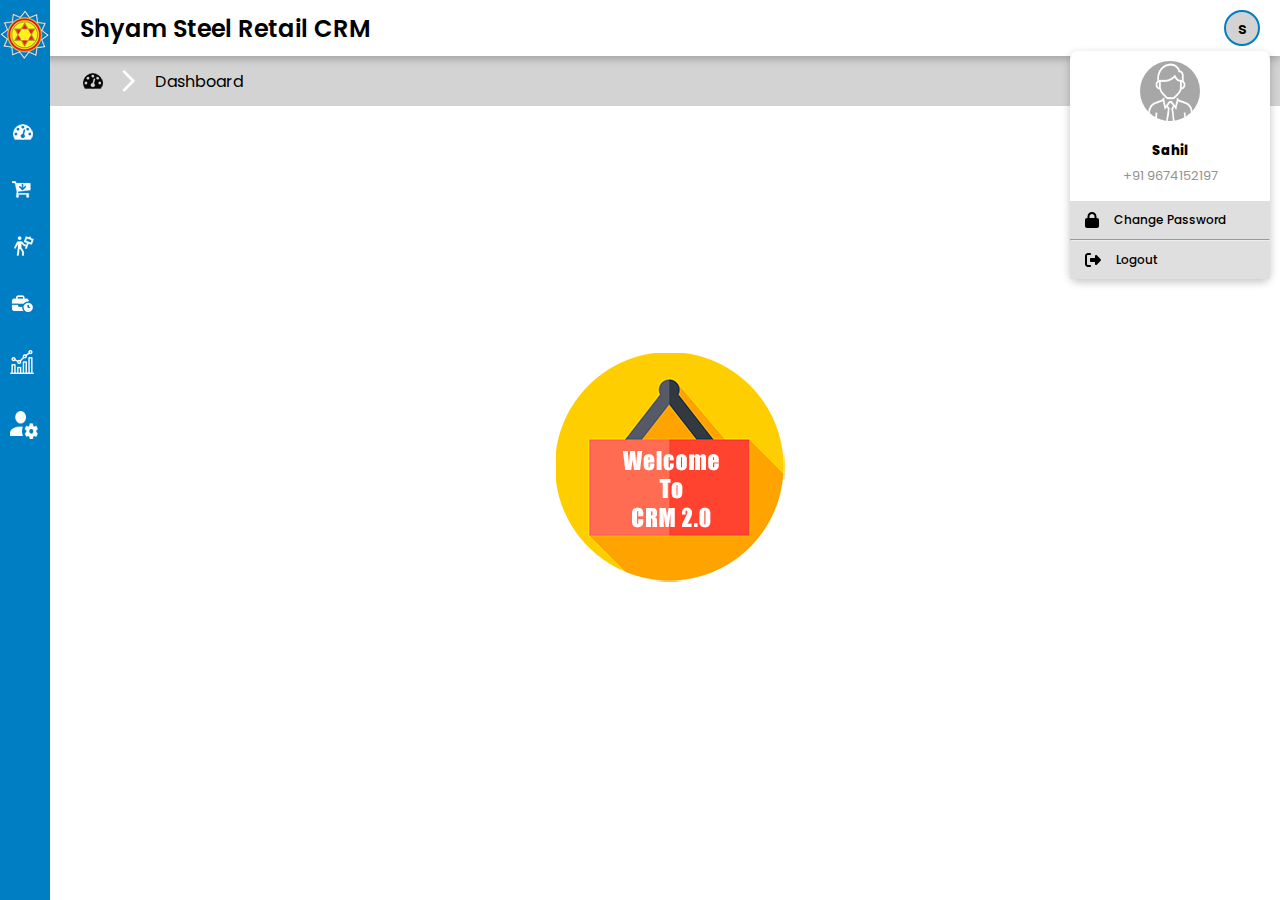
<file: dashboard/index.html>
<!DOCTYPE html>
<html lang="en">
<head>
    <meta charset="UTF-8">
    <meta name="viewport" content="width=device-width, initial-scale=1.0">
    <title>Dashboard</title>
    <link rel="stylesheet" href="style.css">
</head>
<body>
    <header>
        <div class="container flex">
            <p class="full-text">Shyam Steel Retail CRM</p>
            <p class="short-text">Retail CRM</p>
            <div class="account-circle">
                <span class="initial">s</span>
            </div>
        </div>
        <div class="aside">
            <figure>
                <img src="./assets/logo (1).png" alt="company-logo">
            </figure>
            <div class="menu-items">
                <a href="#"><img src="./assets/dashboard-white.png" alt="dashboard"></a>
                <a href="#"><img src="./assets/cart-white.png" alt="cart"></a>
                <a href="#"><img src="./assets/branding-white.png" alt="branding"></a> 
                <a href="#"><img src="./assets/scheme-white.png" alt="scheme"></a> 
                <a href="#"><img src="./assets/report_white.png" alt="report"></a> 
                <a href="#"><img src="./assets/account_white.png" alt="account" width="28px" height="28px"></a>
            </div>
        </div>
    </header>

    <div class="top-bar">
        <div class="container flex">
            <div class="left-item">
                <img src="./assets/dashboard-black.png" alt="dashboard">
                <img class="arrow" src="./assets/arrow.png" alt="arrow" width="30px" height="30px">
                <span>Dashboard</span>
            </div>
            <div class="right-item">
                <svg xmlns="http://www.w3.org/2000/svg" height="16" width="16" viewBox="0 0 512 512"><!--!Font Awesome Free 6.5.1 by @fontawesome - https://fontawesome.com License - https://fontawesome.com/license/free Copyright 2024 Fonticons, Inc.--><path d="M105.1 202.6c7.7-21.8 20.2-42.3 37.8-59.8c62.5-62.5 163.8-62.5 226.3 0L386.3 160H352c-17.7 0-32 14.3-32 32s14.3 32 32 32H463.5c0 0 0 0 0 0h.4c17.7 0 32-14.3 32-32V80c0-17.7-14.3-32-32-32s-32 14.3-32 32v35.2L414.4 97.6c-87.5-87.5-229.3-87.5-316.8 0C73.2 122 55.6 150.7 44.8 181.4c-5.9 16.7 2.9 34.9 19.5 40.8s34.9-2.9 40.8-19.5zM39 289.3c-5 1.5-9.8 4.2-13.7 8.2c-4 4-6.7 8.8-8.1 14c-.3 1.2-.6 2.5-.8 3.8c-.3 1.7-.4 3.4-.4 5.1V432c0 17.7 14.3 32 32 32s32-14.3 32-32V396.9l17.6 17.5 0 0c87.5 87.4 229.3 87.4 316.7 0c24.4-24.4 42.1-53.1 52.9-83.7c5.9-16.7-2.9-34.9-19.5-40.8s-34.9 2.9-40.8 19.5c-7.7 21.8-20.2 42.3-37.8 59.8c-62.5 62.5-163.8 62.5-226.3 0l-.1-.1L125.6 352H160c17.7 0 32-14.3 32-32s-14.3-32-32-32H48.4c-1.6 0-3.2 .1-4.8 .3s-3.1 .5-4.6 1z"/></svg>
                <svg xmlns="http://www.w3.org/2000/svg" height="16" width="14" viewBox="0 0 448 512"><!--!Font Awesome Free 6.5.1 by @fontawesome - https://fontawesome.com License - https://fontawesome.com/license/free Copyright 2024 Fonticons, Inc.--><path d="M32 32C14.3 32 0 46.3 0 64v96c0 17.7 14.3 32 32 32s32-14.3 32-32V96h64c17.7 0 32-14.3 32-32s-14.3-32-32-32H32zM64 352c0-17.7-14.3-32-32-32s-32 14.3-32 32v96c0 17.7 14.3 32 32 32h96c17.7 0 32-14.3 32-32s-14.3-32-32-32H64V352zM320 32c-17.7 0-32 14.3-32 32s14.3 32 32 32h64v64c0 17.7 14.3 32 32 32s32-14.3 32-32V64c0-17.7-14.3-32-32-32H320zM448 352c0-17.7-14.3-32-32-32s-32 14.3-32 32v64H320c-17.7 0-32 14.3-32 32s14.3 32 32 32h96c17.7 0 32-14.3 32-32V352z"/></svg>
            </div>
        </div>
    </div>

    <div class="welcome">
        <div class="container">
            <div class="img-box">
                <img src="./assets/process.png" alt="welcome">
            </div>
        </div>
    </div>

    <div class="card-box">
        <div class="card-container">
            <div class="top-content">
                <div class="img-container">
                    <img src="./assets/user-male.png" alt="user image">
                </div>
                <div class="info">
                    <p class="name">Sahil</p>
                    <p class="number">+91 9674152197</p>
                </div>
            </div>
            <div class="bottom-content">
                <div class="item">
                    <svg xmlns="http://www.w3.org/2000/svg" height="16" width="14" viewBox="0 0 448 512"><!--!Font Awesome Free 6.5.1 by @fontawesome - https://fontawesome.com License - https://fontawesome.com/license/free Copyright 2024 Fonticons, Inc.--><path d="M144 144v48H304V144c0-44.2-35.8-80-80-80s-80 35.8-80 80zM80 192V144C80 64.5 144.5 0 224 0s144 64.5 144 144v48h16c35.3 0 64 28.7 64 64V448c0 35.3-28.7 64-64 64H64c-35.3 0-64-28.7-64-64V256c0-35.3 28.7-64 64-64H80z"/></svg>
                    <p>Change Password</p>
                </div>
                <hr>
                <div class="item">
                    <svg xmlns="http://www.w3.org/2000/svg" height="16" width="16" viewBox="0 0 512 512"><!--!Font Awesome Free 6.5.1 by @fontawesome - https://fontawesome.com License - https://fontawesome.com/license/free Copyright 2024 Fonticons, Inc.--><path d="M377.9 105.9L500.7 228.7c7.2 7.2 11.3 17.1 11.3 27.3s-4.1 20.1-11.3 27.3L377.9 406.1c-6.4 6.4-15 9.9-24 9.9c-18.7 0-33.9-15.2-33.9-33.9l0-62.1-128 0c-17.7 0-32-14.3-32-32l0-64c0-17.7 14.3-32 32-32l128 0 0-62.1c0-18.7 15.2-33.9 33.9-33.9c9 0 17.6 3.6 24 9.9zM160 96L96 96c-17.7 0-32 14.3-32 32l0 256c0 17.7 14.3 32 32 32l64 0c17.7 0 32 14.3 32 32s-14.3 32-32 32l-64 0c-53 0-96-43-96-96L0 128C0 75 43 32 96 32l64 0c17.7 0 32 14.3 32 32s-14.3 32-32 32z"/></svg>
                    <p>Logout</p>
                </div>
            </div>
        </div>
    </div>

</body>
</html>
</file>
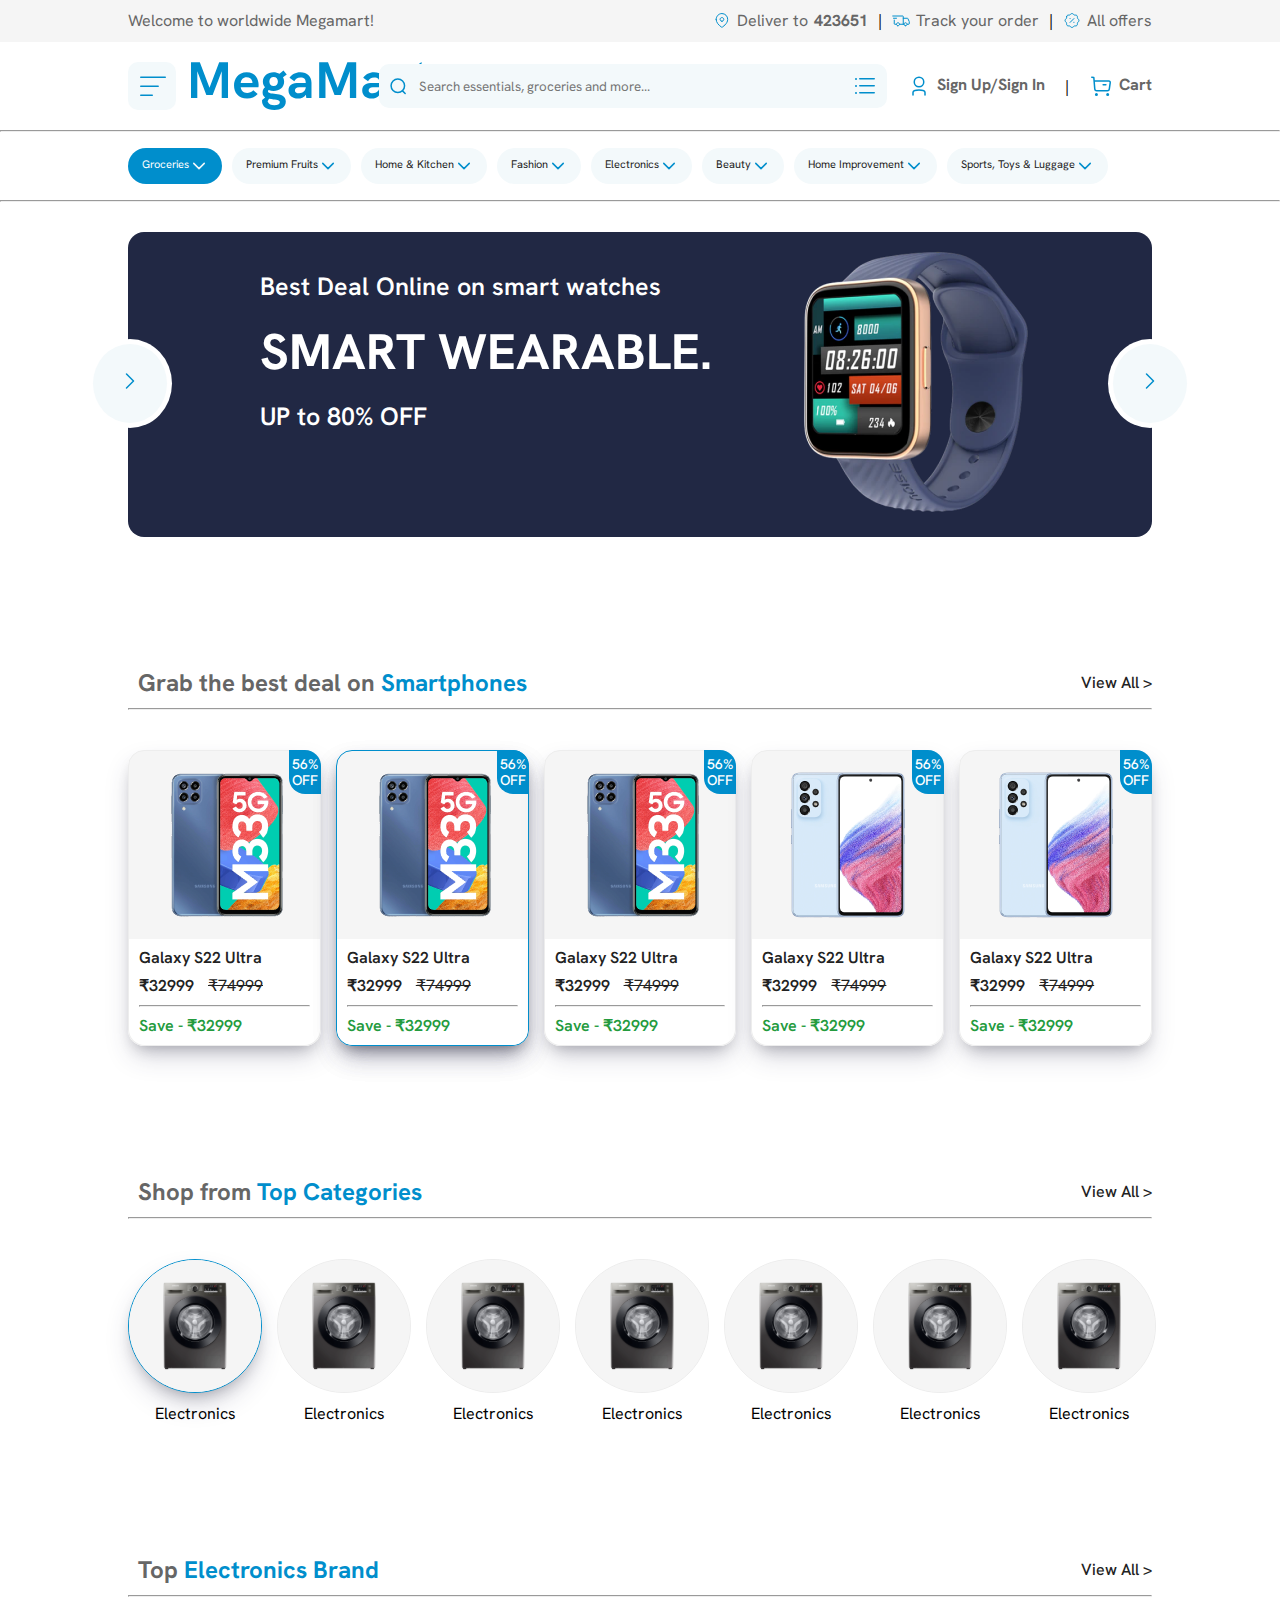
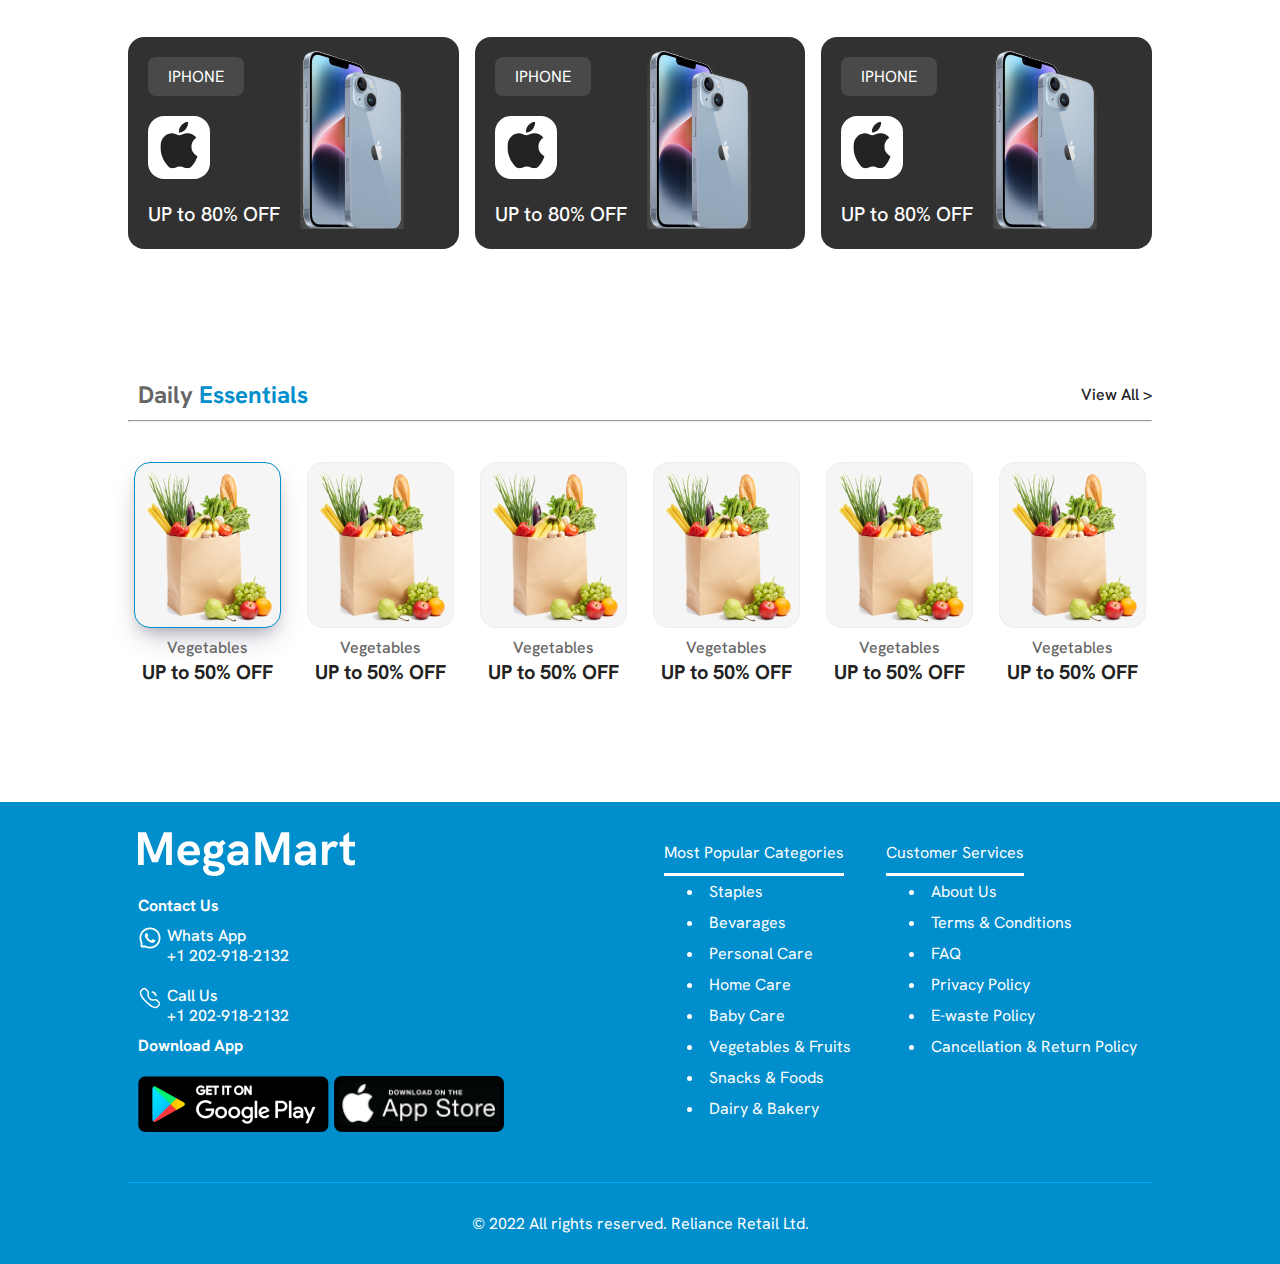
<file: Ecommerce/index.html>
<!DOCTYPE html>
<html lang="en">
<head>
    <meta charset="UTF-8">
    <meta name="viewport" content="width=device-width, initial-scale=1.0">
    <title>Ecommerce Design</title>
    <link rel="stylesheet" href="style.css">
</head>
<body>
    <header>
        <div class="top-content">
            <div class="container">
                <div class="heading">
                    Welcome to worldwide Megamart!
                </div>
                <ul>
                    <li>
                        <a href="#">
                            <img src="./assets/Location.svg" alt="location">
                            Deliver to <strong>423651</strong>
                        </a>
                    </li>
                    <li>|</li>
                    <li>
                        <a href="#">
                            <img src="./assets/iconoir_delivery-truck.svg" alt="delivery">
                            Track your order
                        </a>
                    </li>
                    <li>|</li>
                    <li>
                        <a href="#">
                            <img src="./assets/Discount.svg" alt="discount">
                            All offers
                        </a>
                    </li>
                </ul>
            </div>
        </div>
        <div class="mid-content">
            <div class="container">
                <div class="logo-container">
                    <img src="./assets/Group 2.svg">
                    <img src="./assets/MegaMart1.svg">
                </div>
                <div class="search-container">
                    <div class="search-bar">
                        <div class="search-form">
                            <img src="./assets/Search.svg">
                            <input type="text" placeholder="Search essentials, groceries and more...">
                            <img src="./assets/list.svg">
                        </div>   
                    </div>
                    <div class="signup">
                        <a href="#">
                            <img src="./assets/user.svg">
                            <strong>Sign Up/Sign In</strong>
                        </a>                     
                    </div>
                    |
                    <div class="cart">
                        <a href="#">
                            <img src="./assets/Buy.svg">
                            <strong>Cart</strong>
                        </a>                     
                    </div>
                </div>
            </div>
        </div>
        <hr>
        <nav>
            <div class="container">
                <div class="option active">
                    <span>Groceries</span>
                    <img src="./assets/Arrow - Down 2-white.svg">
                </div>
                <div class="option">
                    <span>Premium Fruits</span>
                    <img src="./assets/Arrow - Down 2-blue.svg">
                </div>
                <div class="option">
                    <span>Home & Kitchen</span>
                    <img src="./assets/Arrow - Down 2-blue.svg">
                </div>
                <div class="option">
                    <span>Fashion</span>
                    <img src="./assets/Arrow - Down 2-blue.svg">
                </div>
                <div class="option">
                    <span>Electronics</span>
                    <img src="./assets/Arrow - Down 2-blue.svg">
                </div>
                <div class="option">
                    <span>Beauty</span>
                    <img src="./assets/Arrow - Down 2-blue.svg">
                </div>
                <div class="option">
                    <span>Home Improvement</span>
                    <img src="./assets/Arrow - Down 2-blue.svg">
                </div>
                <div class="option">
                    <span>Sports, Toys & Luggage</span>
                    <img src="./assets/Arrow - Down 2-blue.svg">
                </div>
            </div>
        </nav>
        <hr>
    </header>

    <hr>

    <div class="banner">
        <div class="container">
            <div class="banner-left">
                <p class="first-line">Best Deal Online on smart watches</p>
                <p class="second-line">SMART WEARABLE.</p>
                <p class="last-line">UP to 80% OFF</p>
            </div>
            <div class="banner-right">
                <img src="./assets/image 2.png">
            </div>
            <div class="button left">
                <div class="inner-circle">
                    <img src="./assets/Arrow - Right 3.svg">
                </div>
            </div>
            <div class="button right">
                <div class="inner-circle">
                    <img src="./assets/Arrow - Right 3.svg">
                </div>
            </div>
        </div>
    </div>

    <div class="smartphones">
        <div class="container">
            <div class="top-bar">
                <div class="bar-heading">
                    Grab the best deal on <span>Smartphones</span>
                </div>
                <div class="view-all">
                    <a href="#">View All ></a>
                </div>
            </div>
            <hr>
            <div class="deals">
                <div class="parent-box">
                    <div class="deal-box">
                        <img src="./assets/image 3.2.png">
                        <div class="info">
                            <p>Galaxy S22 Ultra</p>
                            <p>₹32999 <span>₹74999</span></p>
                            <hr>
                            <p class="save">Save - ₹32999</p>
                        </div>
                    </div>
                    <div class="discount">
                        56%
                        <br>
                        OFF
                    </div>
                </div>
                <div class="parent-box">
                    <div class="deal-box active">
                        <img src="./assets/image 3.2.png">
                        <div class="info">
                            <p>Galaxy S22 Ultra</p>
                            <p>₹32999 <span>₹74999</span></p>
                            <hr>
                            <p class="save">Save - ₹32999</p>
                        </div>
                    </div>
                    <div class="discount">
                        56%
                        <br>
                        OFF
                    </div>
                </div>
                <div class="parent-box">
                    <div class="deal-box">
                        <img src="./assets/image 3.2.png">
                        <div class="info">
                            <p>Galaxy S22 Ultra</p>
                            <p>₹32999 <span>₹74999</span></p>
                            <hr>
                            <p class="save">Save - ₹32999</p>
                        </div>
                    </div>
                    <div class="discount">
                        56%
                        <br>
                        OFF
                    </div>
                </div>
                <div class="parent-box">
                    <div class="deal-box">
                        <img src="./assets/image 3.3.png">
                        <div class="info">
                            <p>Galaxy S22 Ultra</p>
                            <p>₹32999 <span>₹74999</span></p>
                            <hr>
                            <p class="save">Save - ₹32999</p>
                        </div>
                    </div>
                    <div class="discount">
                        56%
                        <br>
                        OFF
                    </div>
                </div>
                <div class="parent-box">
                    <div class="deal-box">
                        <img src="./assets/image 3.3.png">
                        <div class="info">
                            <p>Galaxy S22 Ultra</p>
                            <p>₹32999 <span>₹74999</span></p>
                            <hr>
                            <p class="save">Save - ₹32999</p>
                        </div>
                    </div>
                    <div class="discount">
                        56%
                        <br>
                        OFF
                    </div>
                </div>
            </div>
        </div>
    </div>

    <div class="categories">
        <div class="container">
            <div class="top-bar">
                <div class="bar-heading">
                    Shop from <span>Top Categories</span>
                </div>
                <div class="view-all">
                    <a href="#">View All ></a>
                </div>
            </div>
            <hr>
            <div class="types">
                <div class="container">
                    <div class="category-box active">
                        <img src="./assets/category1.svg">
                    </div>
                    <div class="caption">Electronics</div>
                </div>
                <div class="container">
                    <div class="category-box">
                        <img src="./assets/category1.svg">
                    </div>
                    <div class="caption">Electronics</div>
                </div>
                <div class="container">
                    <div class="category-box">
                        <img src="./assets/category1.svg">
                    </div>
                    <div class="caption">Electronics</div>
                </div>
                <div class="container">
                    <div class="category-box">
                        <img src="./assets/category1.svg">
                    </div>
                    <div class="caption">Electronics</div>
                </div>
                <div class="container">
                    <div class="category-box">
                        <img src="./assets/category1.svg">
                    </div>
                    <div class="caption">Electronics</div>
                </div>
                <div class="container">
                    <div class="category-box">
                        <img src="./assets/category1.svg">
                    </div>
                    <div class="caption">Electronics</div>
                </div>
                <div class="container">
                    <div class="category-box">
                        <img src="./assets/category1.svg">
                    </div>
                    <div class="caption">Electronics</div>
                </div>
            </div>
        </div>
    </div>

    <div class="brands">
        <div class="container">
            <div class="top-bar">
                <div class="bar-heading">
                    Top <span>Electronics Brand</span>
                </div>
                <div class="view-all">
                    <a href="#">View All ></a>
                </div>
            </div>
            <hr>
            <div class="brand-types">
                <div class="container">
                    <div class="container-left">
                        <div class="brand-name">IPHONE</div>
                        <div class="logo"><img src="./assets/Apple svg.svg"></div>
                        <div class="offer">UP to 80% OFF</div>
                    </div>
                    <div class="container-right">
                        <img src="./assets/iphone.png">
                    </div>
                </div>
                <div class="container">
                    <div class="container-left">
                        <div class="brand-name">IPHONE</div>
                        <div class="logo"><img src="./assets/Apple svg.svg"></div>
                        <div class="offer">UP to 80% OFF</div>
                    </div>
                    <div class="container-right">
                        <img src="./assets/iphone.png">
                    </div>
                </div>
                <div class="container">
                    <div class="container-left">
                        <div class="brand-name">IPHONE</div>
                        <div class="logo"><img src="./assets/Apple svg.svg"></div>
                        <div class="offer">UP to 80% OFF</div>
                    </div>
                    <div class="container-right">
                        <img src="./assets/iphone.png">
                    </div>
                </div>
            </div>
        </div>
    </div>

    <div class="essentials">
        <div class="container">
            <div class="top-bar">
                <div class="bar-heading">
                    Daily <span>Essentials</span>
                </div>
                <div class="view-all">
                    <a href="#">View All ></a>
                </div>
            </div>
            <hr>
            <div class="daily-essentials">
                <div class="container">
                    <div class="deal-box active">
                        <img src="./assets/essential2.png">
                    </div>
                    <div class="caption">Vegetables</div>
                    <div class="offer">UP to 50% OFF</div>
                </div>
                <div class="container">
                    <div class="deal-box">
                        <img src="./assets/essential2.png">
                    </div>
                    <div class="caption">Vegetables</div>
                    <div class="offer">UP to 50% OFF</div>
                </div>
                <div class="container">
                    <div class="deal-box">
                        <img src="./assets/essential2.png">
                    </div>
                    <div class="caption">Vegetables</div>
                    <div class="offer">UP to 50% OFF</div>
                </div>
                <div class="container">
                    <div class="deal-box">
                        <img src="./assets/essential2.png">
                    </div>
                    <div class="caption">Vegetables</div>
                    <div class="offer">UP to 50% OFF</div>
                </div>
                <div class="container">
                    <div class="deal-box">
                        <img src="./assets/essential2.png">
                    </div>
                    <div class="caption">Vegetables</div>
                    <div class="offer">UP to 50% OFF</div>
                </div>
                <div class="container">
                    <div class="deal-box">
                        <img src="./assets/essential2.png">
                    </div>
                    <div class="caption">Vegetables</div>
                    <div class="offer">UP to 50% OFF</div>
                </div>
            </div>
        </div>
    </div>


    <footer>
        <div class="bottom-content">
            <div class="container">
                <div class="left">
                    <img class="mega" src="./assets/MegaMart.svg">
                    <p><strong>Contact Us</strong></p>
                    <div class="contact">
                        <img src="./assets/ant-design_whats-app-outlined.svg">
                        <div>
                            <p>Whats App</p>
                            <p>+1 202-918-2132</p>
                        </div>
                    </div>
                    <div class="contact">
                        <img src="./assets/Call.svg">
                        <div>
                            <p>Call Us</p>
                            <p>+1 202-918-2132</p>
                        </div>
                    </div>
                    <p><strong>Download App</strong></p>
                    <div class="contact app">
                        <img src="./assets/image 10.png">
                        <img src="./assets/image 11.png">
                    </div>
                </div>
                <div class="mid">
                    <div class="label">Most Popular Categories</div>
                    <ul>
                        <li>Staples</li>
                        <li>Bevarages</li>
                        <li>Personal Care</li>
                        <li>Home Care</li>
                        <li>Baby Care</li>
                        <li>Vegetables & Fruits</li>
                        <li>Snacks & Foods</li>
                        <li>Dairy & Bakery</li>
                    </ul>
                </div>
                <div class="right">
                    <div class="label">Customer Services</div>
                    <ul>
                        <li>About Us</li>
                        <li>Terms & Conditions</li>
                        <li>FAQ</li>
                        <li>Privacy Policy</li>
                        <li>E-waste Policy</li>
                        <li>Cancellation & Return Policy</li>
                    </ul>
                </div>
            </div>
            <div class="copyright">
                &copy; 2022 All rights reserved. Reliance Retail Ltd.
            </div>
        </div>
    </footer>  
</body>
</html>
</file>
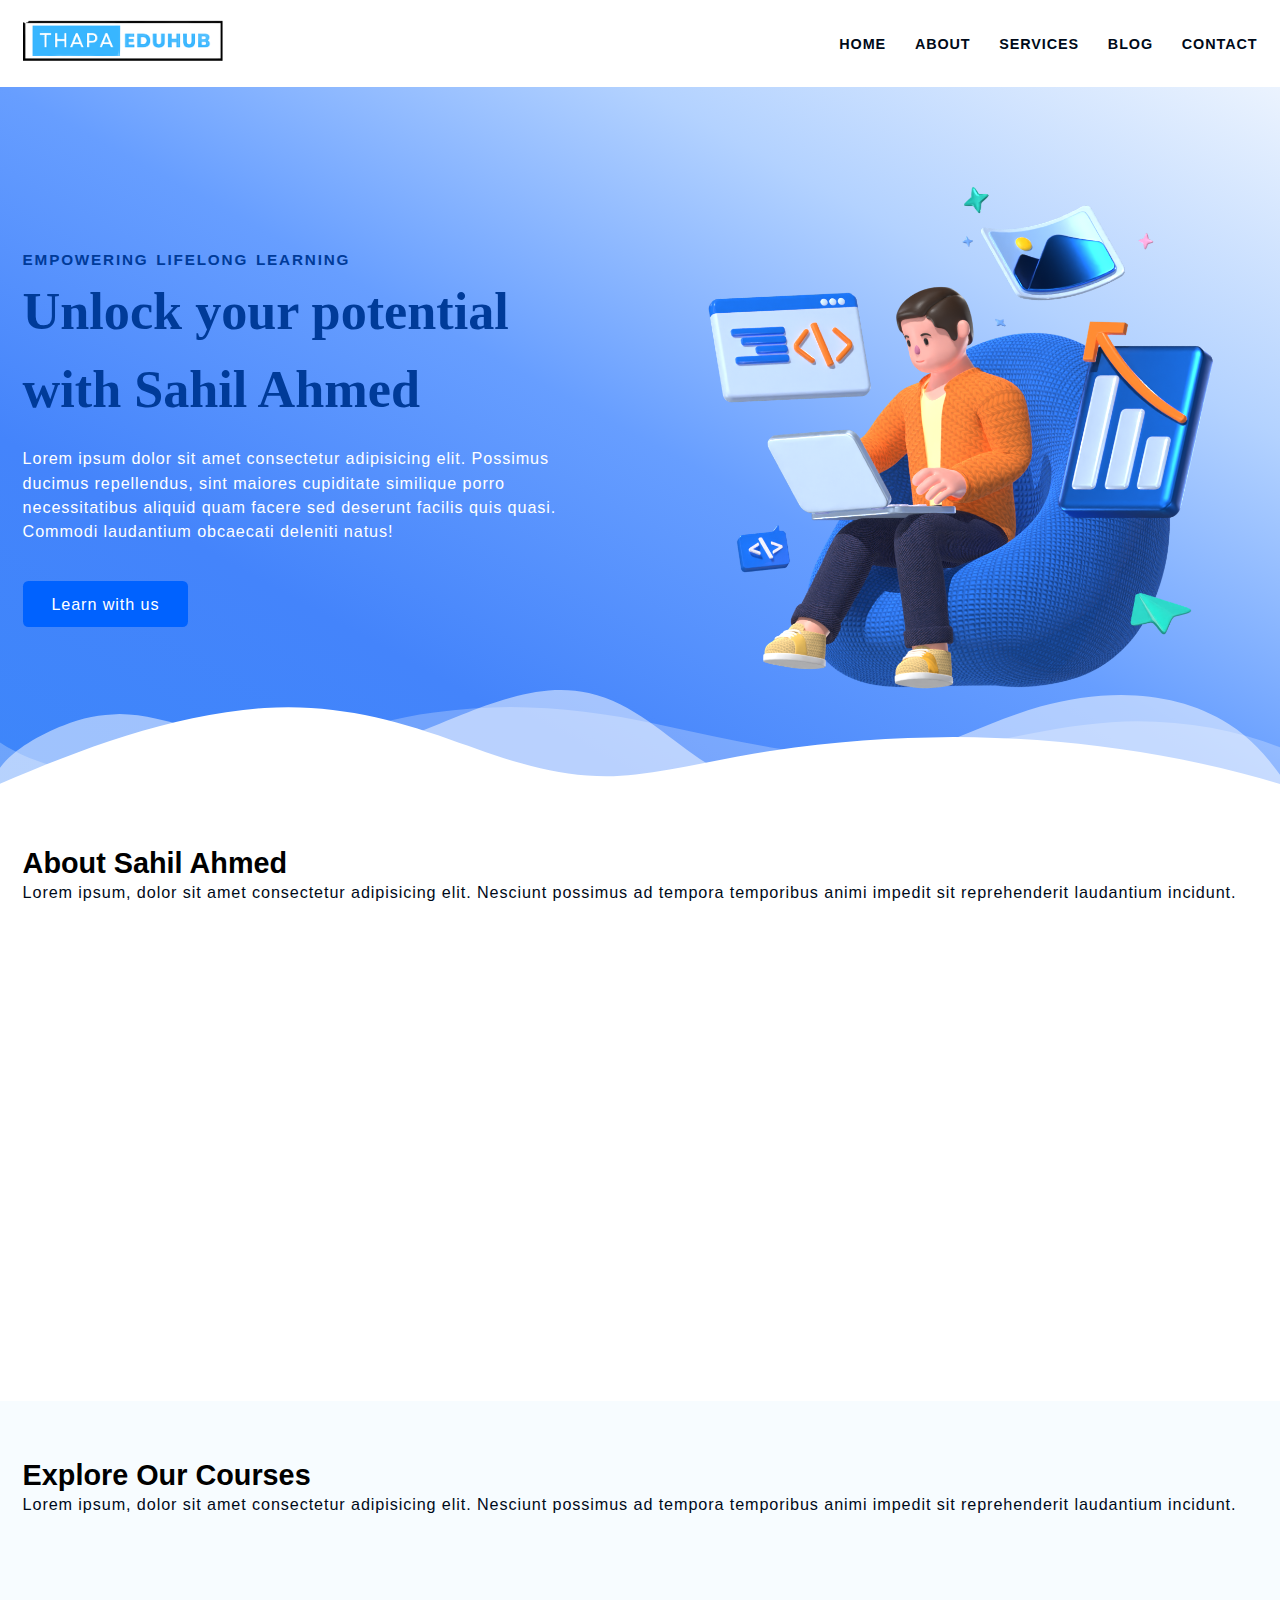
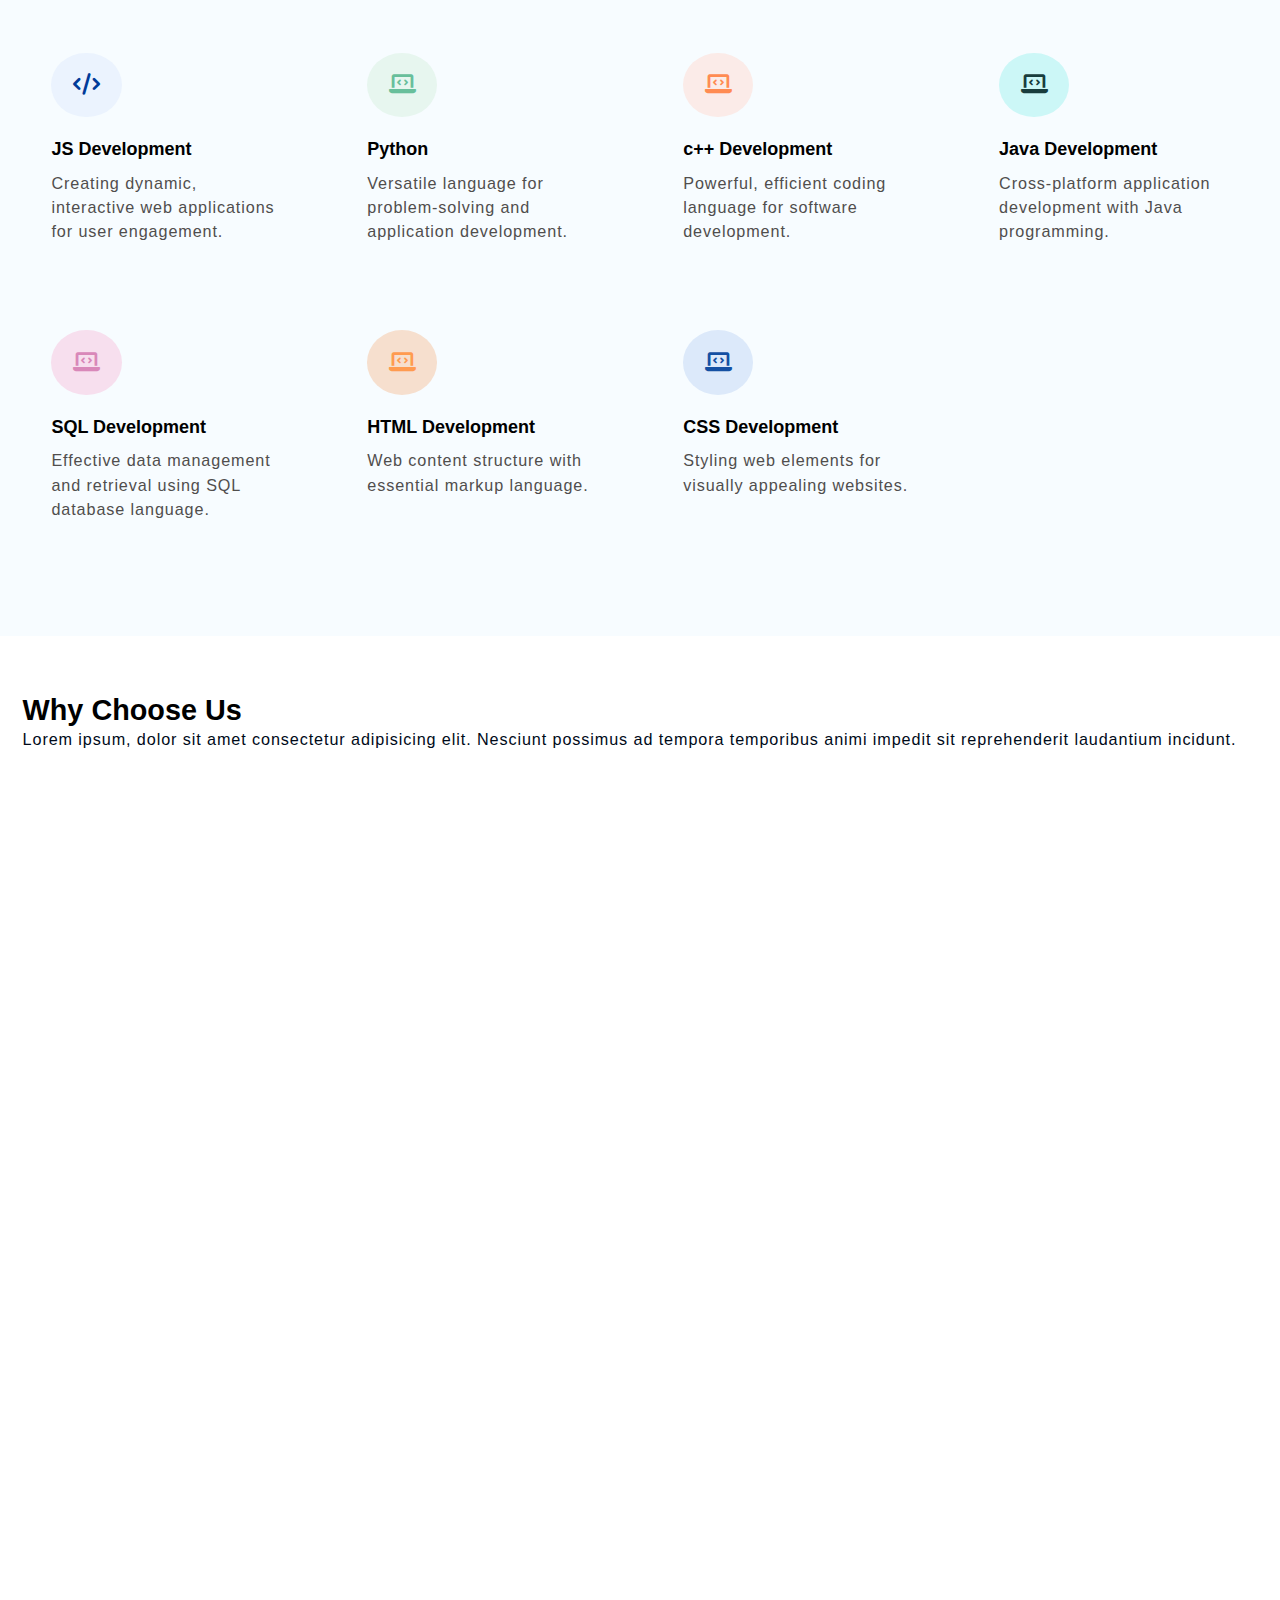
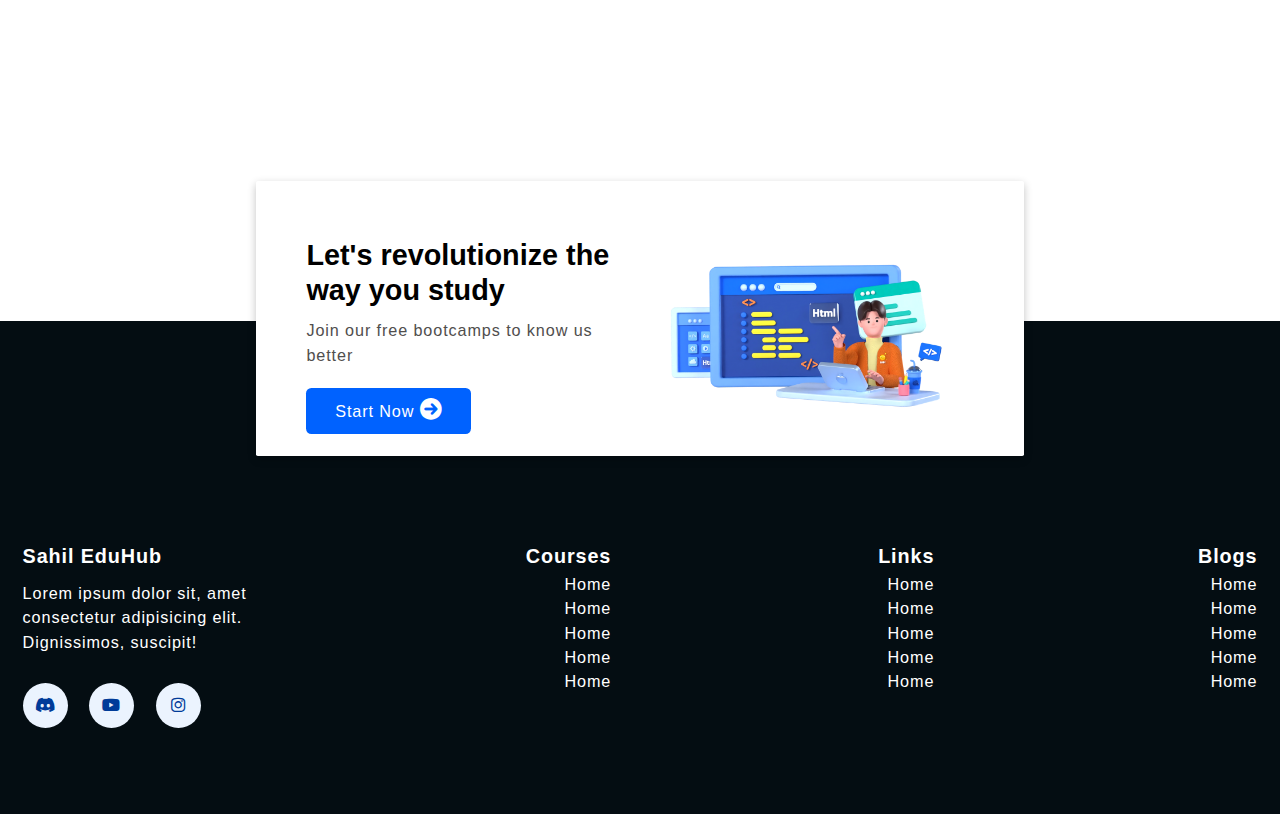
<file: eduhub/index.html>
<!DOCTYPE html>
<html lang="en">
<head>
    <meta charset="UTF-8">
    <meta name="viewport" content="width=device-width, initial-scale=1.0">
    <title>EduHub</title>
    <link
      rel="stylesheet"
      href="https://cdnjs.cloudflare.com/ajax/libs/font-awesome/6.0.0/css/all.min.css"
      integrity="sha512-9usAa10IRO0HhonpyAIVpjrylPvoDwiPUiKdWk5t3PyolY1cOd4DSE0Ga+ri4AuTroPR5aQvXU9xC6qOPnzFeg=="
      crossorigin="anonymous"
      referrerpolicy="no-referrer"
    />
    <link rel="stylesheet" href="https://unpkg.com/aos@next/dist/aos.css" />
    <link rel="stylesheet" href="style.css">
</head>
<body>
    <header class="section-navbar">
        <div class="container">
            <div class="navbar-brand">
                <a href="index.html">
                    <img src="./images/logo.png" width="80%" height="auto">
                </a>
            </div>
            <div class="navbar">
                <ul>
                    <li class="nav-item">
                        <a class="nav-link" href="index.html">Home</a> 
                    </li>
                    <li class="nav-item">
                        <a class="nav-link" href="about.html">About</a> 
                    </li>
                    <li class="nav-item">
                        <a class="nav-link" href="courses.html">Services</a> 
                    </li>
                    <li class="nav-item">
                        <a class="nav-link" href="blog.html">Blog</a> 
                    </li>
                    <li class="nav-item">
                        <a class="nav-link" href="contact.html">Contact</a> 
                    </li>
                </ul>
            </div>
        </div>
    </header>

    <main>
        <div class="section-hero">
            <div class="container grid grid-two--cols">
                <div class="hero-content">
                    <p class="hero-subheading">EMPOWERING LIFELONG LEARNING</p>
                    <h1 class="hero-heading">Unlock your potential with Sahil Ahmed</h1>
                    <p class="hero-para">Lorem ipsum dolor sit amet consectetur adipisicing elit. Possimus ducimus repellendus, sint maiores cupiditate similique porro necessitatibus aliquid quam facere sed deserunt facilis quis quasi. Commodi laudantium obcaecati deleniti natus!</p>
                    <div class="hero-btn">
                        <a href="#" class="btn btn-white">Learn with us</a>
                    </div>
                </div>
                <div class="hero-image" data-aos="fade-up">
                    <figure>
                        <img src="./images/main-hero.png" alt="hero image">
                    </figure>
                </div>
            </div>
        </div>
        <div class="custom-shape-divider-bottom-1704705918">
            <svg data-name="Layer 1" xmlns="http://www.w3.org/2000/svg" viewBox="0 0 1200 120" preserveAspectRatio="none">
                <path d="M0,0V46.29c47.79,22.2,103.59,32.17,158,28,70.36-5.37,136.33-33.31,206.8-37.5C438.64,32.43,512.34,53.67,583,72.05c69.27,18,138.3,24.88,209.4,13.08,36.15-6,69.85-17.84,104.45-29.34C989.49,25,1113-14.29,1200,52.47V0Z" opacity=".25" class="shape-fill"></path>
                <path d="M0,0V15.81C13,36.92,27.64,56.86,47.69,72.05,99.41,111.27,165,111,224.58,91.58c31.15-10.15,60.09-26.07,89.67-39.8,40.92-19,84.73-46,130.83-49.67,36.26-2.85,70.9,9.42,98.6,31.56,31.77,25.39,62.32,62,103.63,73,40.44,10.79,81.35-6.69,119.13-24.28s75.16-39,116.92-43.05c59.73-5.85,113.28,22.88,168.9,38.84,30.2,8.66,59,6.17,87.09-7.5,22.43-10.89,48-26.93,60.65-49.24V0Z" opacity=".5" class="shape-fill"></path>
                <path d="M0,0V5.63C149.93,59,314.09,71.32,475.83,42.57c43-7.64,84.23-20.12,127.61-26.46,59-8.63,112.48,12.24,165.56,35.4C827.93,77.22,886,95.24,951.2,90c86.53-7,172.46-45.71,248.8-84.81V0Z" class="shape-fill"></path>
            </svg>
        </div>
    </main>

    <section class="about">
        <div class="container">
            <h2 class="section-common-heading">
                About Sahil Ahmed
            </h2>
            <p class="section-common-subheadding">
                Lorem ipsum, dolor sit amet consectetur adipisicing elit. Nesciunt possimus ad tempora temporibus animi impedit sit reprehenderit laudantium incidunt.
            </p>
        </div>
        <div class="container grid grid-three--cols">
            <div class="about-div" data-aos="fade-up" >
                <div class="icon">
                    <img src="./images/research.png" alt="research">
                </div>
                <h3 class="common-title">Research</h3>
                <p>Lorem ipsum dolor sit amet consectetur adipisicing elit. Eum atque incidunt laboriosam ut labore repellendus, eos quos ipsum sint doloremque qui cum quae?</p>
            </div>
            <div class="about-div" data-aos="fade-up" data-aos-delay="300">
                <div class="icon">
                    <img src="./images/design.png" alt="research">
                </div>
                <h3 class="common-title">Design</h3>
                <p>Lorem ipsum dolor sit amet consectetur adipisicing elit. Eum atque incidunt laboriosam ut labore repellendus, eos quos ipsum sint doloremque qui cum quae?</p>
            </div>
            <div class="about-div" data-aos="fade-up" data-aos-delay="600">
                <div class="icon">
                    <img src="./images/dev.png" alt="research">
                </div>
                <h3 class="common-title">Development</h3>
                <p>Lorem ipsum dolor sit amet consectetur adipisicing elit. Eum atque incidunt laboriosam ut labore repellendus, eos quos ipsum sint doloremque qui cum quae?</p>
            </div>
        </div>
    </section>

    <section class="courses">
        <div class="container">
            <h2 class="section-common-heading">
                Explore our courses
            </h2>
            <p class="section-common-subheadding">
                Lorem ipsum, dolor sit amet consectetur adipisicing elit. Nesciunt possimus ad tempora temporibus animi impedit sit reprehenderit laudantium incidunt.
            </p>
        </div>
        <div class="container grid grid-four--cols">
            <div class="course-div">
                <div class="icon">
                <i class="fa-solid fa-code"></i>
                </div>
                <h3 class="common-title">JS Development</h3>
                <p>
                  Creating dynamic, interactive web applications for user engagement.
                </p>
              </div>
      
              <div class="course-div">
                <div class="icon"><i class="fa-solid fa-laptop-code"></i></div>
                <h3 class="common-title">Python</h3>
                <p>
                  Versatile language for problem-solving and application development.
                </p>
              </div>
      
              <div class="course-div">
                <div class="icon"><i class="fa-solid fa-laptop-code"></i></div>
                <h3 class="common-title">c++ Development</h3>
                <p>Powerful, efficient coding language for software development.</p>
              </div>
      
              <div class="course-div">
                <div class="icon"><i class="fa-solid fa-laptop-code"></i></div>
                <h3 class="common-title">Java Development</h3>
                <p>Cross-platform application development with Java programming.</p>
              </div>
      
              <div class="course-div">
                <div class="icon"><i class="fa-solid fa-laptop-code"></i></div>
                <h3 class="common-title">SQL Development</h3>
                <p>
                  Effective data management and retrieval using SQL database language.
                </p>
              </div>
      
              <div class="course-div">
                <div class="icon"><i class="fa-solid fa-laptop-code"></i></div>
                <h3 class="common-title">HTML Development</h3>
                <p>Web content structure with essential markup language.</p>
              </div>
      
              <div class="course-div">
                <div class="icon"><i class="fa-solid fa-laptop-code"></i></div>
                <h3 class="common-title">CSS Development</h3>
                <p>Styling web elements for visually appealing websites.</p>
              </div>
            </div>
        </div>
    </section>

    <section class="why-choose">
        <div class="container">
            <h2 class="section-common-heading">
                Why choose us
            </h2>
            <p class="section-common-subheadding">
                Lorem ipsum, dolor sit amet consectetur adipisicing elit. Nesciunt possimus ad tempora temporibus animi impedit sit reprehenderit laudantium incidunt.
            </p>
        </div>
        <div class="container grid grid-three--cols">
            <div class="choose-left--div text-align--right">
                <div class="why-choose--div" data-aos="fade-up">
                    <p class="common-text--highlight">1</p>
                    <h3 class="common-title">Development</h3>
                    <p>Lorem ipsum dolor sit amet consectetur adipisicing elit. Eum atque incidunt laboriosam ut labore repellendus, eos quos ipsum sint doloremque qui cum quae?</p>
                </div>
                <div class="why-choose--div" data-aos="fade-up" data-aos-delay="300">
                    <p class="common-text--highlight">2</p>
                    <h3 class="common-title">Development</h3>
                    <p>Lorem ipsum dolor sit amet consectetur adipisicing elit. Eum atque incidunt laboriosam ut labore repellendus, eos quos ipsum sint doloremque qui cum quae?</p>
                </div>
                <div class="why-choose--div" data-aos="fade-up" data-aos-delay="600">
                    <p class="common-text--highlight">3</p>
                    <h3 class="common-title">Development</h3>
                    <p>Lorem ipsum dolor sit amet consectetur adipisicing elit. Eum atque incidunt laboriosam ut labore repellendus, eos quos ipsum sint doloremque qui cum quae?</p>
                </div>
            </div>

            <div class="choose-center--div" data-aos="zoom-in">
                <figure>
                    <img src="./images/mobile.png" alt="mobile image">
                </figure>
            </div>

            <div class="choose-right--div text-align--left">
                <div class="why-choose--div" data-aos="fade-up">
                    <p class="common-text--highlight">4</p>
                    <h3 class="common-title">Development</h3>
                    <p>Lorem ipsum dolor sit amet consectetur adipisicing elit. Eum atque incidunt laboriosam ut labore repellendus, eos quos ipsum sint doloremque qui cum quae?</p>
                </div>
                <div class="why-choose--div" data-aos="fade-up" data-aos-delay="300">
                    <p class="common-text--highlight">5</p>
                    <h3 class="common-title">Development</h3>
                    <p>Lorem ipsum dolor sit amet consectetur adipisicing elit. Eum atque incidunt laboriosam ut labore repellendus, eos quos ipsum sint doloremque qui cum quae?</p>
                </div>
                <div class="why-choose--div" data-aos="fade-up" data-aos-delay="600">
                    <p class="common-text--highlight">6</p>
                    <h3 class="common-title">Development</h3>
                    <p>Lorem ipsum dolor sit amet consectetur adipisicing elit. Eum atque incidunt laboriosam ut labore repellendus, eos quos ipsum sint doloremque qui cum quae?</p>
                </div>
            </div>
            
        </div>
    </section>

    <div class="section-contact--homepage" id="section-contact--homepage">
        <div class="container grid grid-two--cols">
          <div class="contact-content">
            <h2 class="contact-title">Let's revolutionize the way you study</h2>
            <p>Join our free bootcamps to know us better</p>
            <div class="btn">
              <a href="contact.html">
                start now <i class="fa-solid fa-arrow-circle-right"></i>
              </a>
            </div>
          </div>
          <div class="contact-image">
            <img src="images/main.png" alt="a guy doing coding">
          </div>
        </div>
    </div>

    <footer>
        <div class="container grid grid-four--cols">
            <div class="footer-1--div">
                <div class="logo-brand">
                    <a href="index.html" class="footer-subheading">Sahil EduHub</a>
                </div>
                <p>Lorem ipsum dolor sit, amet consectetur adipisicing elit. Dignissimos, suscipit!</p>
                <div class="social-footer--icons">
                    <a href="#" target="_blank">
                        <i class="fa-brands fa-discord"></i>
                    </a>
                    <a href="#" target="_blank">
                        <i class="fa-brands fa-youtube"></i>
                    </a>
                    <a href="#" target="_blank">
                        <i class="fa-brands fa-instagram"></i>
                    </a>
                </div>
            </div>
            <div class="footer-2--div">
                <p class="footer-subheading">Courses</p>
                <ul>
                    <li><a href="index.html">Home</a></li>
                    <li><a href="index.html">Home</a></li>
                    <li><a href="index.html">Home</a></li>
                    <li><a href="index.html">Home</a></li>
                    <li><a href="index.html">Home</a></li>
                </ul>
            </div>
            <div class="footer-3--div">
                <p class="footer-subheading">Links</p>
                <ul>
                    <li><a href="index.html">Home</a></li>
                    <li><a href="index.html">Home</a></li>
                    <li><a href="index.html">Home</a></li>
                    <li><a href="index.html">Home</a></li>
                    <li><a href="index.html">Home</a></li>
                </ul>
            </div>
            <div class="footer-4--div">
                <p class="footer-subheading">Blogs</p>
                <ul>
                    <li><a href="index.html">Home</a></li>
                    <li><a href="index.html">Home</a></li>
                    <li><a href="index.html">Home</a></li>
                    <li><a href="index.html">Home</a></li>
                    <li><a href="index.html">Home</a></li>
                </ul>
            </div>
        </div>
    </footer>

    <script src="https://unpkg.com/aos@next/dist/aos.js"></script>
    <script>
      AOS.init();
    </script>

</body>
</html>
</file>
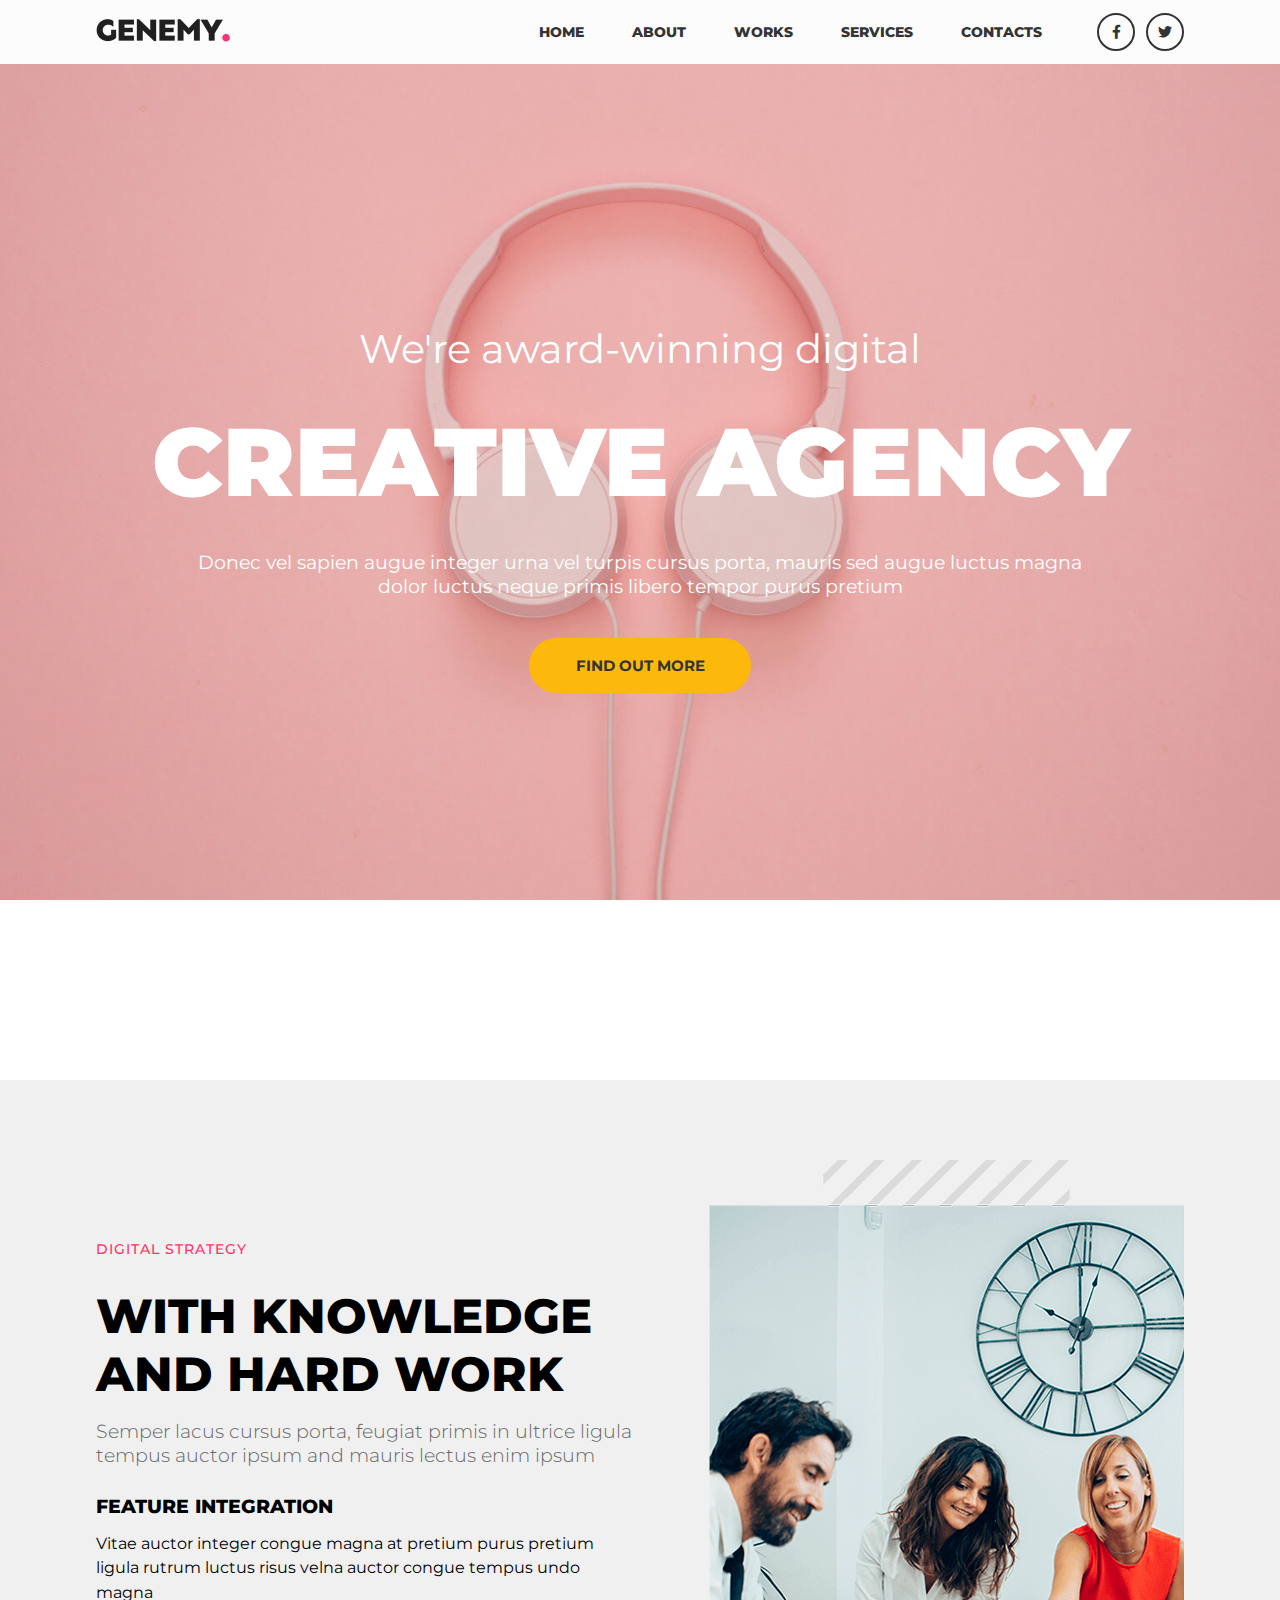
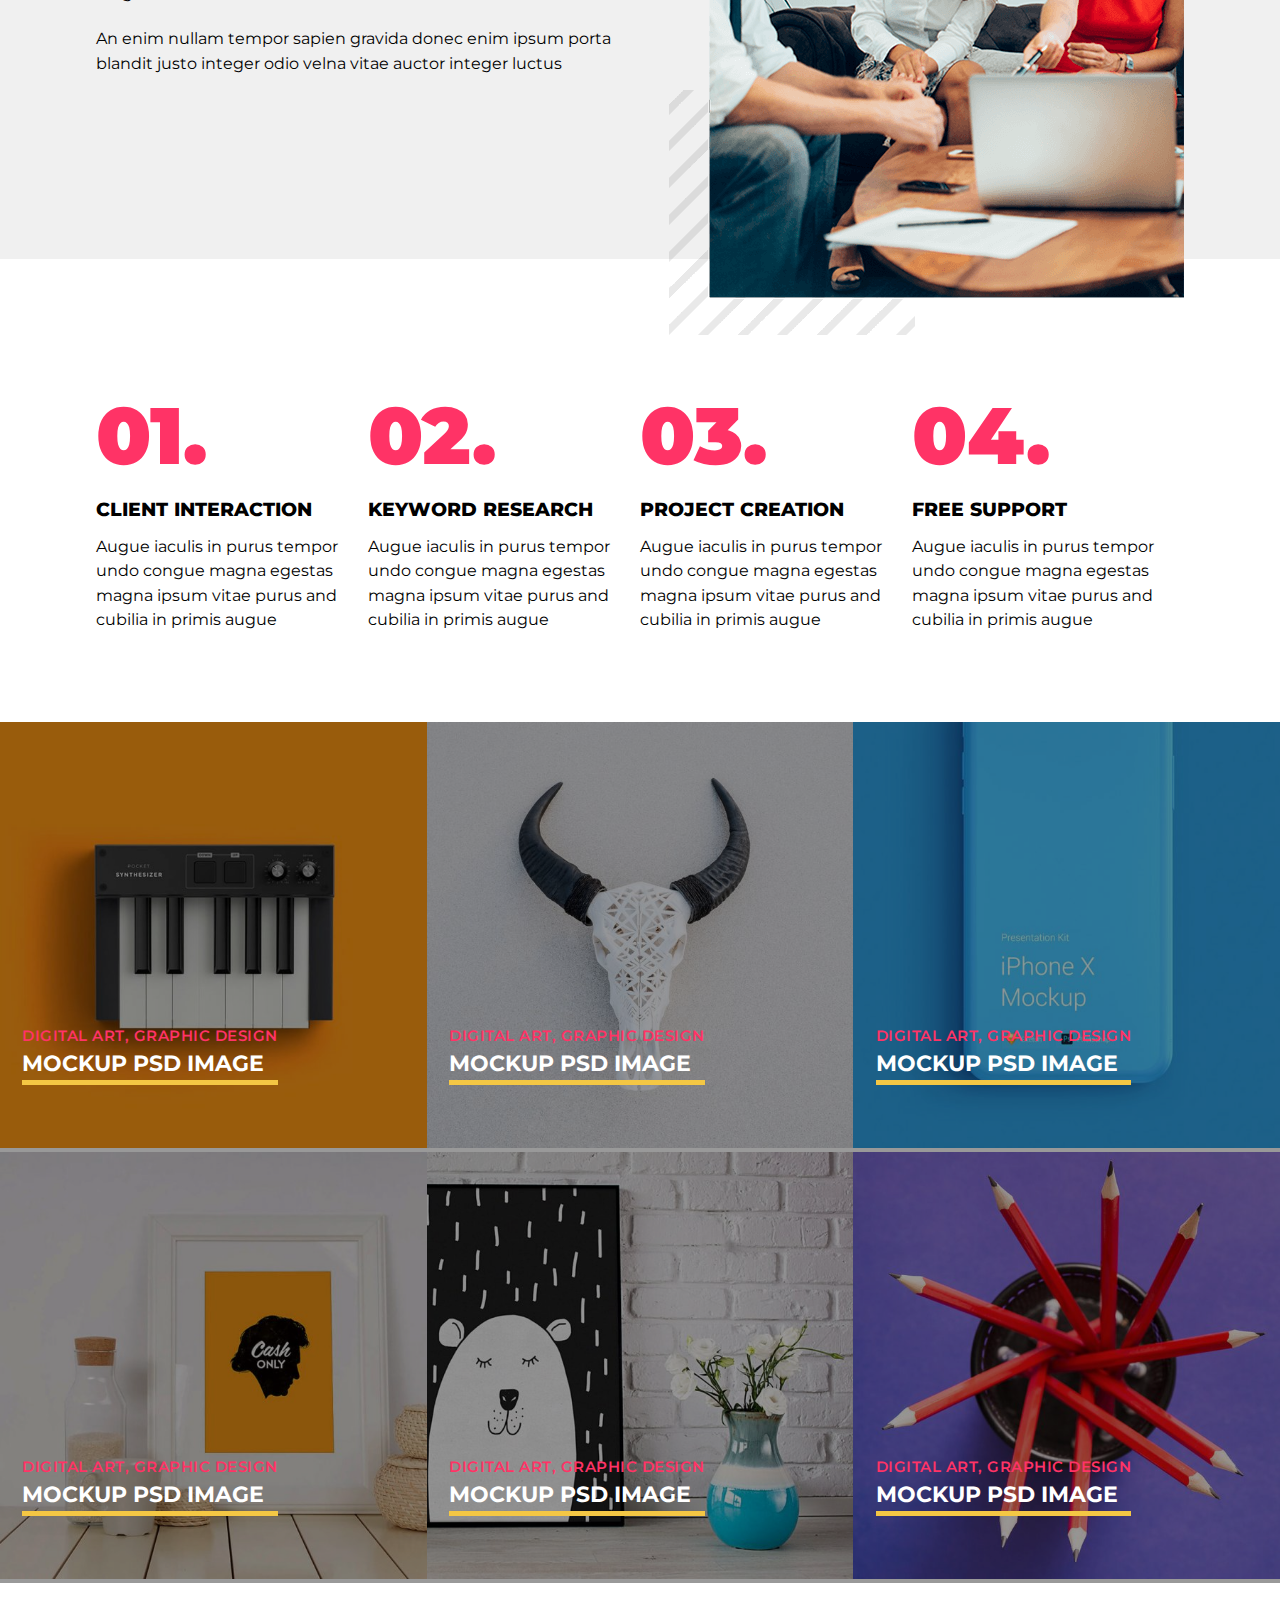
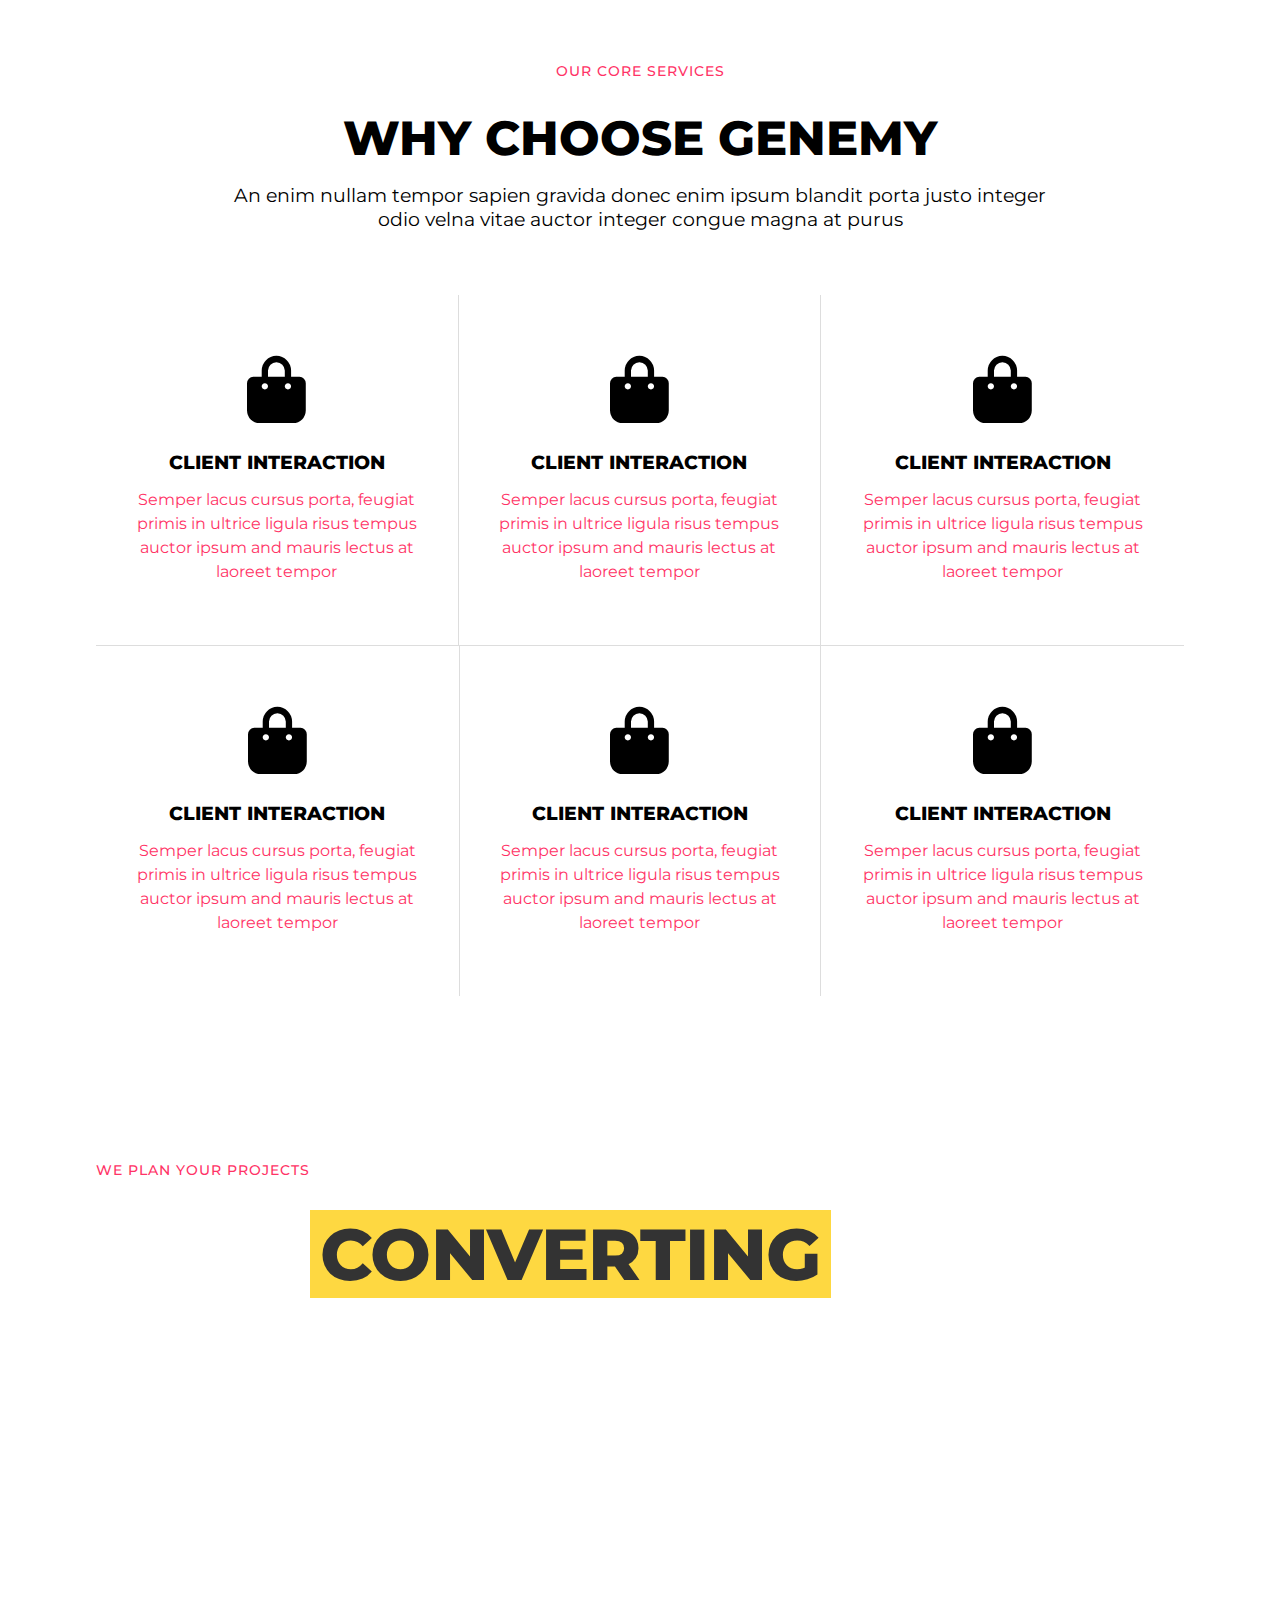
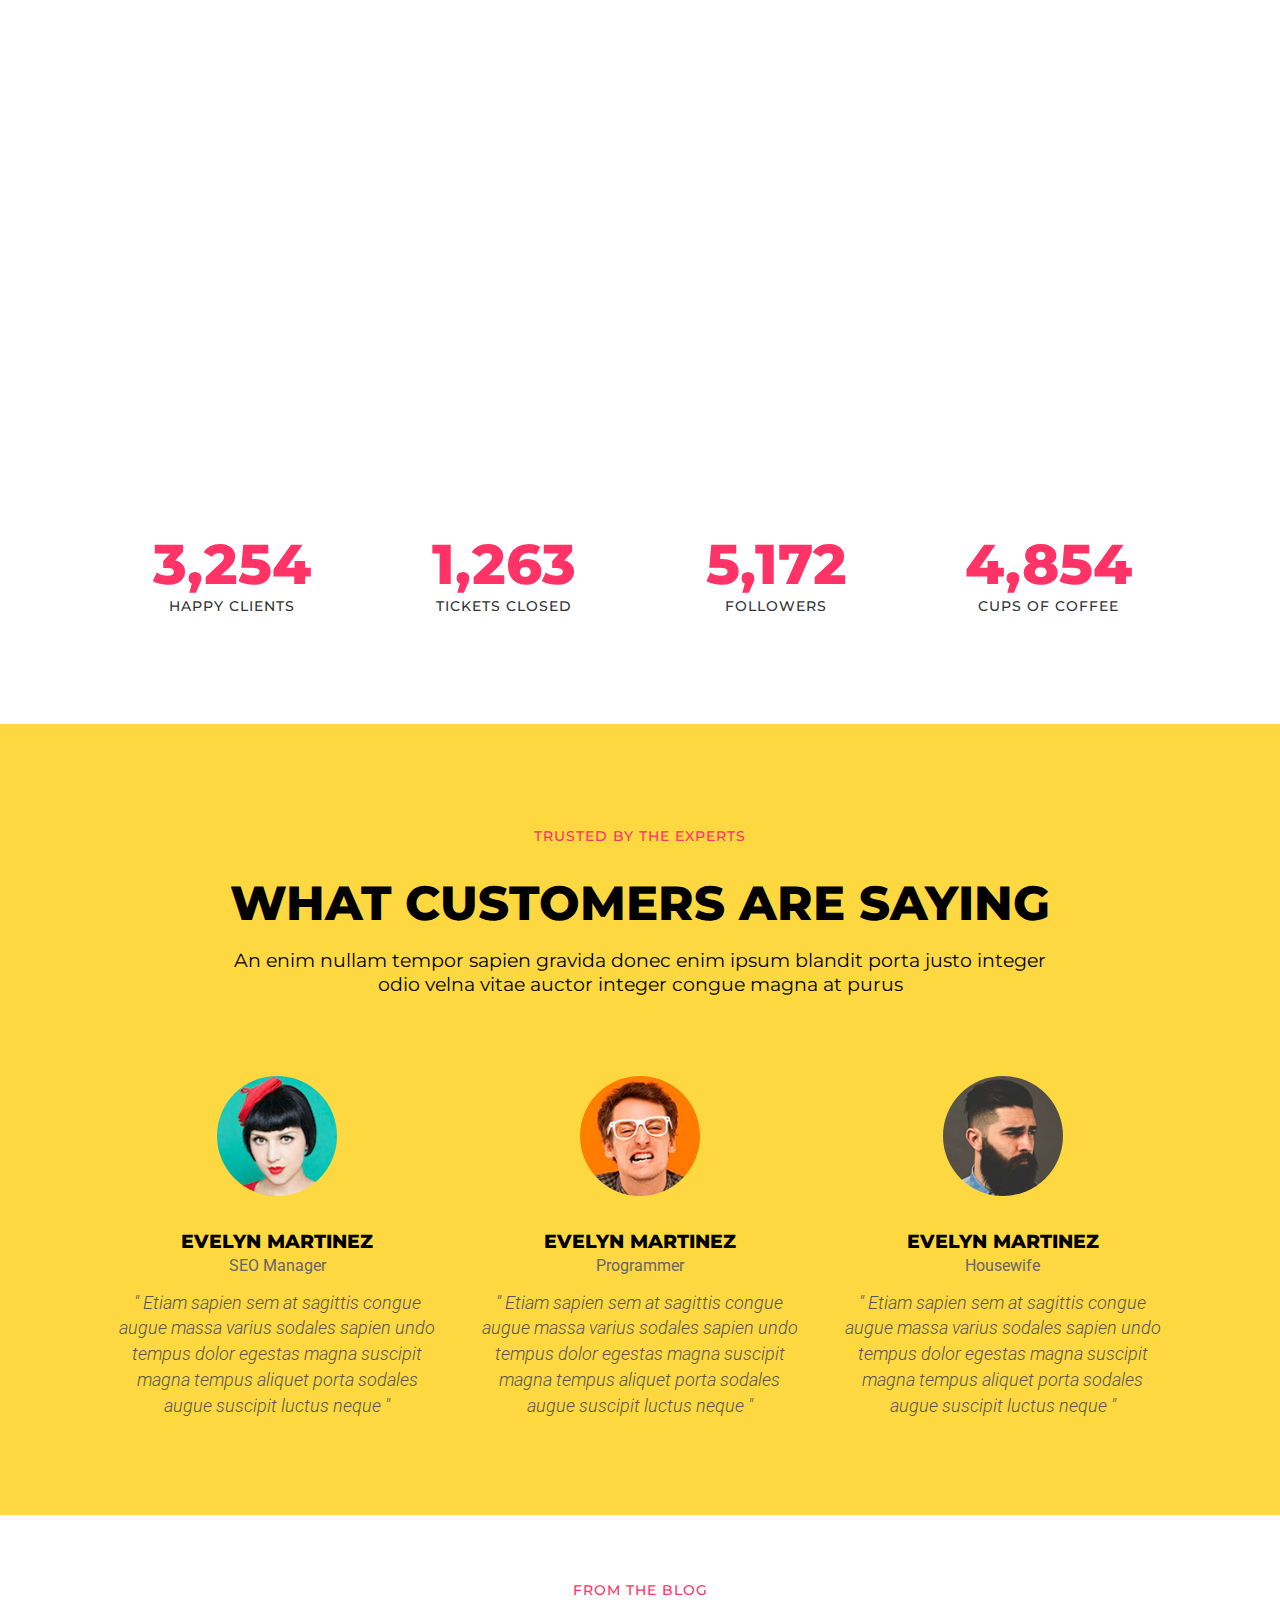
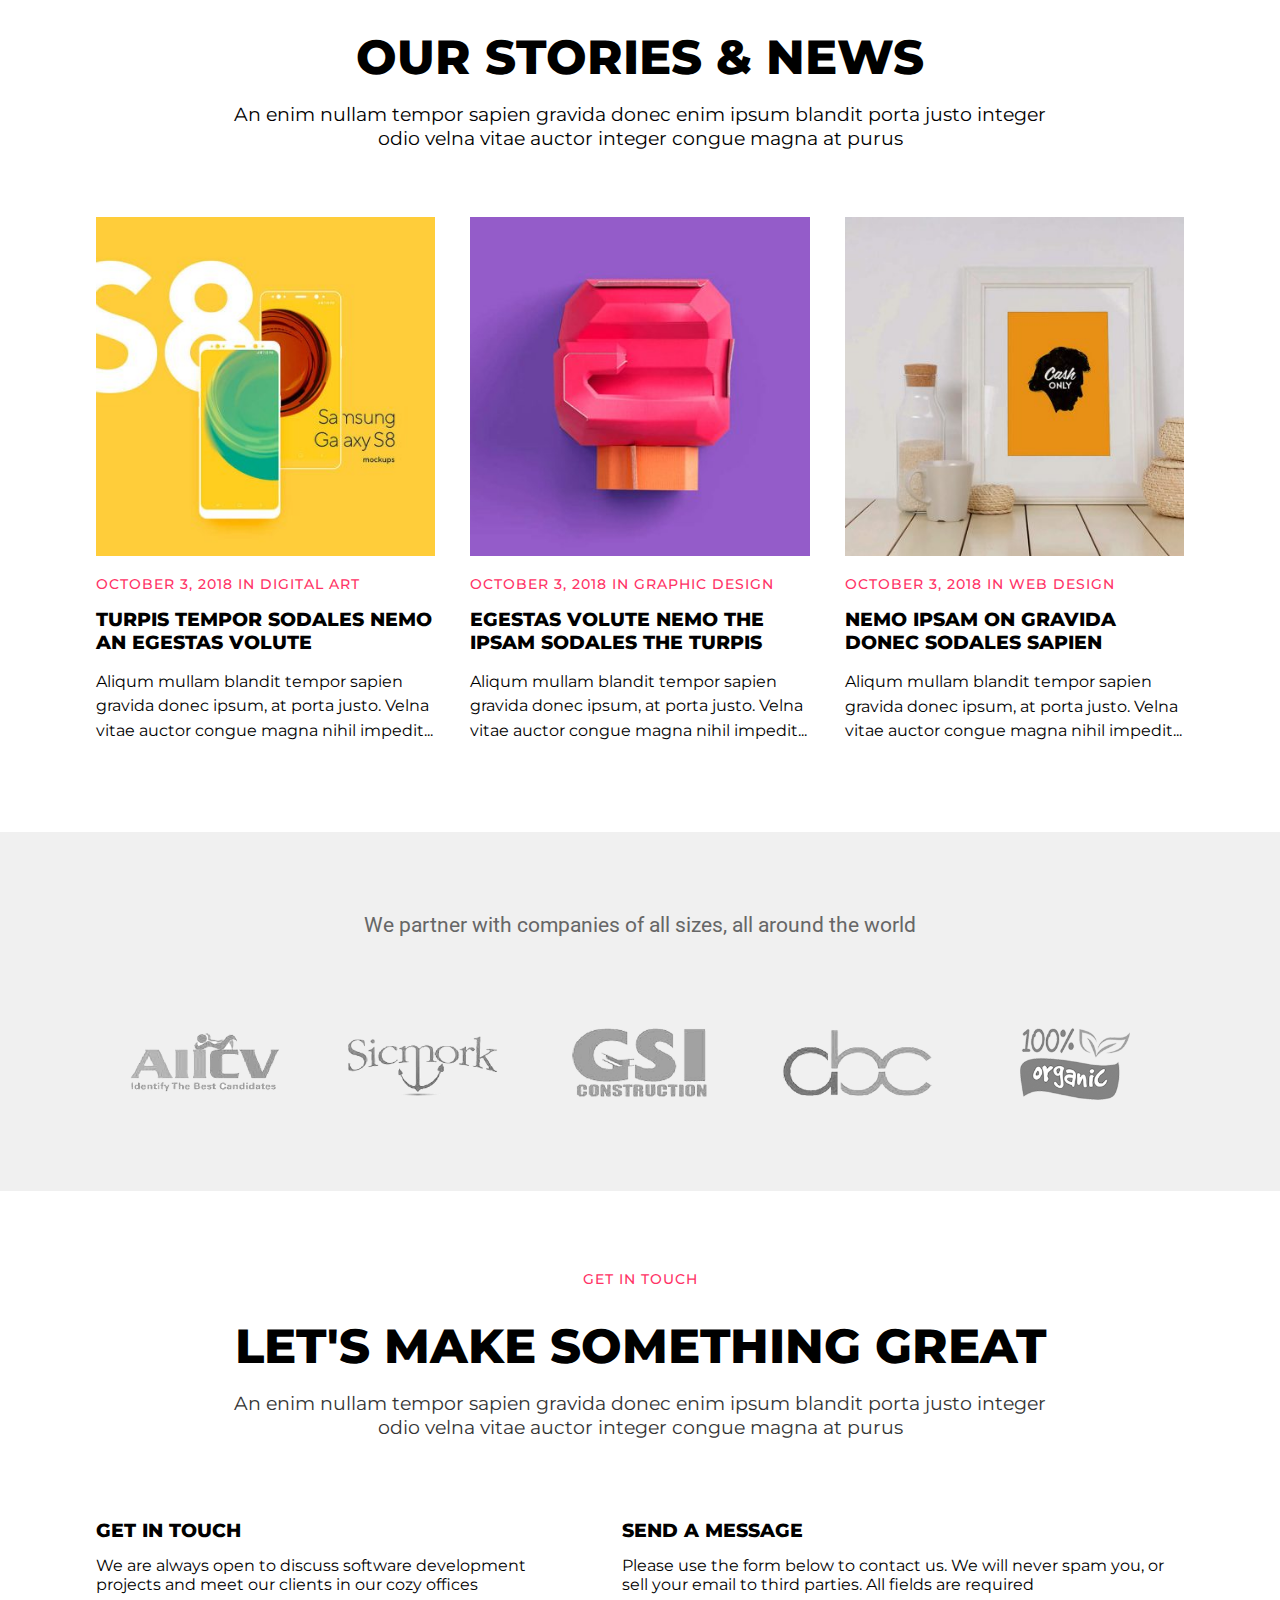
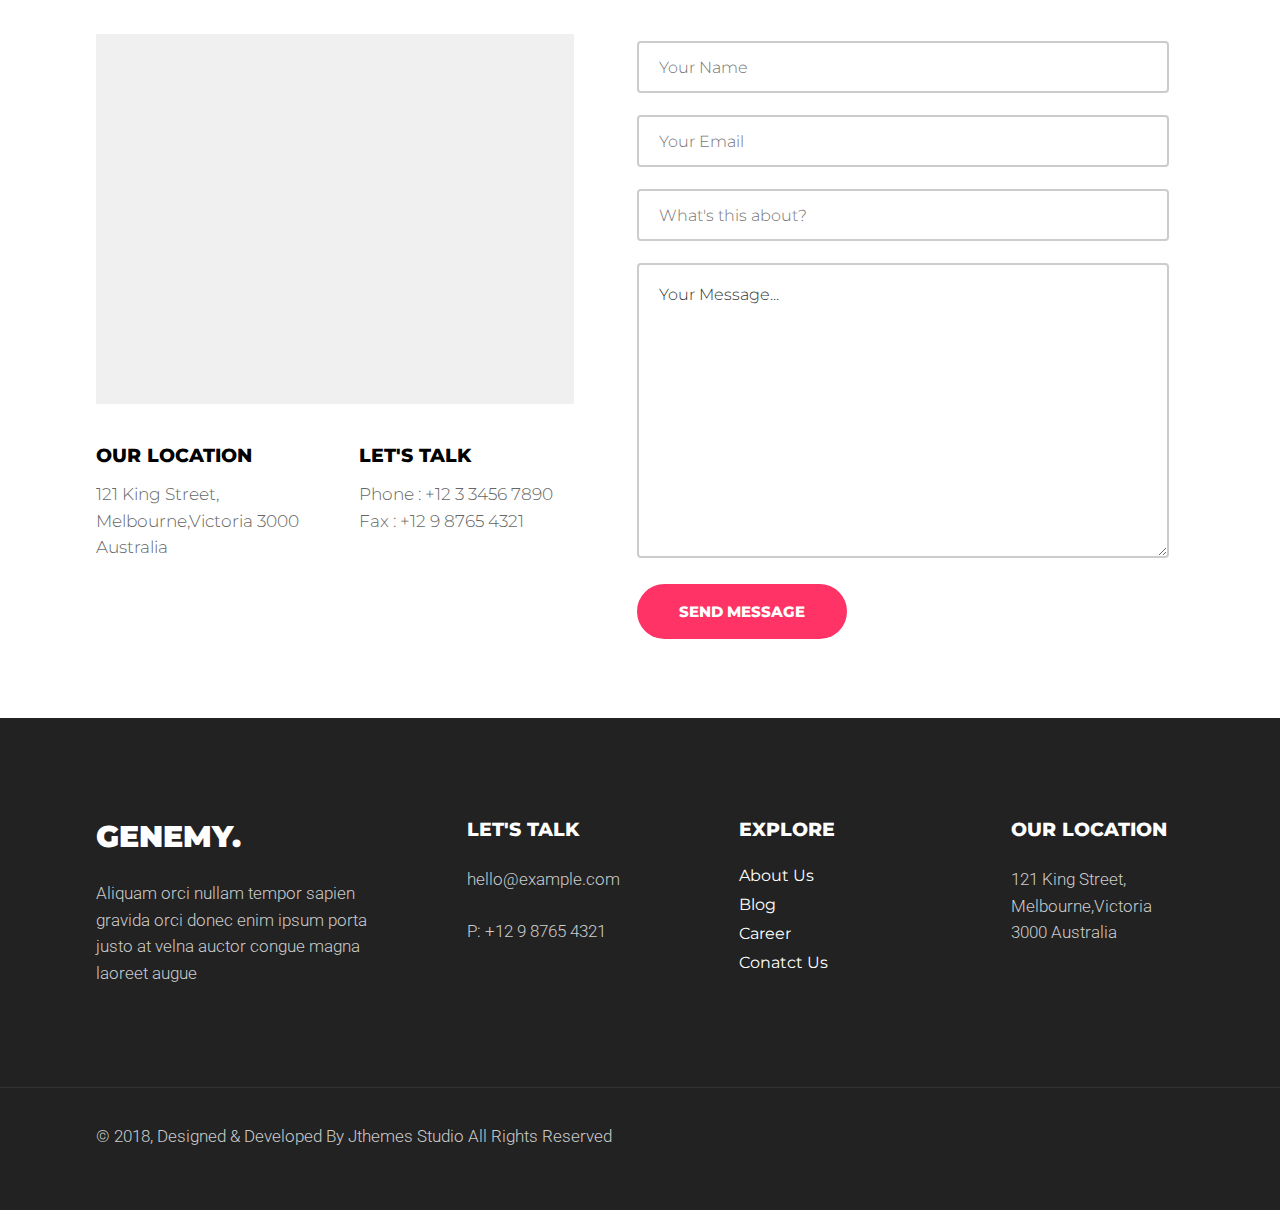
<file: Genemy/index.html>
<!DOCTYPE html>
<html lang="en">
<head>
    <meta charset="UTF-8">
    <meta name="viewport" content="width=device-width, initial-scale=1.0">
    <title>Genemy</title>
    <link rel="stylesheet" href="style.css">
    <link
      rel="stylesheet"
      href="https://cdnjs.cloudflare.com/ajax/libs/font-awesome/6.0.0/css/all.min.css"
      integrity="sha512-9usAa10IRO0HhonpyAIVpjrylPvoDwiPUiKdWk5t3PyolY1cOd4DSE0Ga+ri4AuTroPR5aQvXU9xC6qOPnzFeg=="
      crossorigin="anonymous"
      referrerpolicy="no-referrer"
    />
</head>
<body>
    <header class="section-header">
        <nav class="navbar-menu">
            <div class="container container-flex">
                <div class="logo">
                    <img src="./assets/logo.png" alt="logo">
                </div>
                <div class="menu">
                    <ul>
                        <li class="nav-links"><a href="#">Home</a></li>
                        <li class="nav-links"><a href="#">About</a></li>
                        <li class="nav-links"><a href="#">Works</a></li>
                        <li class="nav-links"><a href="#">Services</a></li>
                        <li class="nav-links"><a href="#">Contacts</a></li>
                        <li class="nav-links">
                            <a class="social-logo">
                                <i class="fa-brands fa-facebook-f"></i>
                            </a>
                            <a class="social-logo">
                                <i class="fa-brands fa-twitter"></i>
                            </a>
                        </li>
                    </ul>
                </div>
            </div>
        </nav>
        <div class="hero-section">
            <div class="container">
                <h3>We're award-winning digital	</h3>
                <h2>Creative Agency	</h2>
                <p class="common-subpara">Donec vel sapien augue integer urna vel turpis cursus porta, mauris sed augue luctus magna dolor luctus neque primis libero tempor purus pretium</p>
                <div class="hero-btn">
                    <span>find out more</span>
                </div>
            </div>
        </div>
    </header>
    
    <div class="scetion-digital-strategy">
        <div class="container container-flex">
            <div class="left-item">
                <p class="top-line">digital strategy<p>
                <h3 class="common-title">WITH KNOWLEDGE AND HARD WORK</h3>
                <p class="mid-line">Semper lacus cursus porta, feugiat primis in ultrice ligula tempus auctor ipsum and mauris lectus enim ipsum</p>
                <h5 class="common-subtitle">feature integration</h5>
                <p class="common-para">Vitae auctor integer congue magna at pretium purus pretium ligula rutrum luctus risus velna auctor congue tempus undo magna</p>
                <p class="common-para">An enim nullam tempor sapien gravida donec enim ipsum porta blandit justo integer odio velna vitae auctor integer luctus</p>
            </div>
            <div class="right-item">
                <figure>
                    <img src="./assets/image-13.png">
                </figure>
            </div>
        </div>
    </div>

    <div class="features">
        <div class="container grid grid-four-cols">
            <div class="feature-box">
                <h2 class="number">01.</h2>
                <h5 class="common-subtitle">Client interaction</h5>
                <p class="common-para">Augue iaculis in purus tempor undo congue magna egestas magna ipsum vitae purus and cubilia in primis augue</p>
            </div>
            <div class="feature-box">
                <h2 class="number">02.</h2>
                <h5 class="common-subtitle">KEYWORD RESEARCH</h5>
                <p class="common-para">Augue iaculis in purus tempor undo congue magna egestas magna ipsum vitae purus and cubilia in primis augue</p>
            </div>
            <div class="feature-box">
                <h2 class="number">03.</h2>
                <h5 class="common-subtitle">PROJECT CREATION</h5>
                <p class="common-para">Augue iaculis in purus tempor undo congue magna egestas magna ipsum vitae purus and cubilia in primis augue</p>
            </div>
            <div class="feature-box">
                <h2 class="number">04.</h2>
                <h5 class="common-subtitle">FREE SUPPORT</h5>
                <p class="common-para">Augue iaculis in purus tempor undo congue magna egestas magna ipsum vitae purus and cubilia in primis augue</p>
            </div>
        </div>
    </div>

    <div class="picture-grid">
        <div class="container grid grid-three-cols">
            <div class="picture">
                <img src="./assets/blog-image-8-600x600.jpg" alt="piano">
                <div class="overlay-class">
                    <div class="overlay-text">
                        <p>DIGITAL ART, GRAPHIC DESIGN</p>
                        <h5 class="title">MOCKUP PSD IMAGE</h5>
                    </div>
                </div>
            </div>
            <div class="picture">
                <img src="./assets/portfolio-image-10-600x600.jpg" alt="piano">
                <div class="overlay-class">
                    <div class="overlay-text">
                        <p>DIGITAL ART, GRAPHIC DESIGN</p>
                        <h5 class="title">MOCKUP PSD IMAGE</h5>
                    </div>
                </div>
            </div>
            <div class="picture">
                <img src="./assets/img-2-600x600.jpg" alt="piano">
                <div class="overlay-class">
                    <div class="overlay-text">
                        <p>DIGITAL ART, GRAPHIC DESIGN</p>
                        <h5 class="title">MOCKUP PSD IMAGE</h5>
                    </div>
                </div>
            </div>
            <div class="picture">
                <img src="./assets/blog-image-1-600x600.jpg" alt="piano">
                <div class="overlay-class">
                    <div class="overlay-text">
                        <p>DIGITAL ART, GRAPHIC DESIGN</p>
                        <h5 class="title">MOCKUP PSD IMAGE</h5>
                    </div>
                </div>
            </div>
            <div class="picture">
                <img src="./assets/portfolio-image-11-600x600.jpg" alt="piano">
                <div class="overlay-class">
                    <div class="overlay-text">
                        <p>DIGITAL ART, GRAPHIC DESIGN</p>
                        <h5 class="title">MOCKUP PSD IMAGE</h5>
                    </div>
                </div>
            </div>
            <div class="picture">
                <img src="./assets/blog-image-2-600x600.jpg" alt="piano">
                <div class="overlay-class">
                    <div class="overlay-text">
                        <p>DIGITAL ART, GRAPHIC DESIGN</p>
                        <h5 class="title">MOCKUP PSD IMAGE</h5>
                    </div>
                </div>
            </div>
        </div>
    </div>

    <div class="why-choose">
        <div class="container center">
            <p class="top-line">our core services<p>
            <h3 class="common-title">why choose genemy</h3>
            <p class="common-subpara">An enim nullam tempor sapien gravida donec enim ipsum blandit porta justo integer odio velna vitae auctor integer congue magna at purus</p>
        </div>
        <div class="options">
            <div class="container grid grid-three-cols">
                <div class="choose-box right-bottom">
                    <i class="fa-solid fa-bag-shopping"></i>
                    <h5 class="common-subtitle">Client interaction</h5>
                    <p class="box-para">Semper lacus cursus porta, feugiat primis in ultrice ligula risus tempus auctor ipsum and mauris lectus at laoreet tempor</p>
                </div>
                <div class="choose-box right-bottom">
                    <i class="fa-solid fa-bag-shopping"></i>
                    <h5 class="common-subtitle">Client interaction</h5>
                    <p class="box-para">Semper lacus cursus porta, feugiat primis in ultrice ligula risus tempus auctor ipsum and mauris lectus at laoreet tempor</p>
                </div>
                <div class="choose-box bottom">
                    <i class="fa-solid fa-bag-shopping"></i>
                    <h5 class="common-subtitle">Client interaction</h5>
                    <p class="box-para">Semper lacus cursus porta, feugiat primis in ultrice ligula risus tempus auctor ipsum and mauris lectus at laoreet tempor</p>
                </div>
                <div class="choose-box">
                    <i class="fa-solid fa-bag-shopping"></i>
                    <h5 class="common-subtitle">Client interaction</h5>
                    <p class="box-para">Semper lacus cursus porta, feugiat primis in ultrice ligula risus tempus auctor ipsum and mauris lectus at laoreet tempor</p>
                </div>
                <div class="choose-box border">
                    <i class="fa-solid fa-bag-shopping"></i>
                    <h5 class="common-subtitle">Client interaction</h5>
                    <p class="box-para">Semper lacus cursus porta, feugiat primis in ultrice ligula risus tempus auctor ipsum and mauris lectus at laoreet tempor</p>
                </div>
                <div class="choose-box">
                    <i class="fa-solid fa-bag-shopping"></i>
                    <h5 class="common-subtitle">Client interaction</h5>
                    <p class="box-para">Semper lacus cursus porta, feugiat primis in ultrice ligula risus tempus auctor ipsum and mauris lectus at laoreet tempor</p>
                </div>
            </div>
        </div>
    </div>

    <div class="landing-page">
        <div class="container">
            <p class="top-line">we plan your projects<p>
            <h2>High <span class="converting">converting</span> landing page</h2>
            <p class="para">Semper lacus cursus porta, feugiat primis ultrice ligula risus auctor rhoncus purus ipsum primis in cubilia augue vitae laoreet augue laoreet an augue egestas. Augue iaculis purus tempor undo congue magna egestas magna ipsum vitae purus cubilia ipsum primis in augue luctus undo blandit gestas neque magna integer dolor vitae
            </p>
        </div>
    </div>

    <div class="followers">
        <div class="container center grid grid-four-cols">
            <div class="follower-box">
                <h2 class="number">3,254</h2>
                <p class="top-line">Happy clients<p>
            </div>
            <div class="follower-box">
                <h2 class="number">1,263</h2>
                <p class="top-line">TICKETS CLOSED<p>
            </div>
            <div class="follower-box">
                <h2 class="number">5,172</h2>
                <p class="top-line">FOLLOWERS<p>
            </div>
            <div class="follower-box">
                <h2 class="number">4,854</h2>
                <p class="top-line">CUPS OF COFFEE<p>
            </div>
        </div>
    </div>

    <div class="customer">
        <div class="container center">
            <p class="top-line">trusted by the experts<p>
            <h3 class="common-title">What customers are saying</h3>
            <p class="common-subpara">An enim nullam tempor sapien gravida donec enim ipsum blandit porta justo integer odio velna vitae auctor integer congue magna at purus</p>
        </div>
        <div class="container grid grid-three-cols">
            <div class="author-box center">
                <img src="./assets/review-author-2.jpg" alt="author-image">
                <h5 class="common-subtitle">Evelyn Martinez</h5>
                <span class="designation">SEO Manager</span>
                <p class="review">" Etiam sapien sem at sagittis congue augue massa varius sodales sapien undo tempus dolor egestas magna suscipit magna tempus aliquet porta sodales augue suscipit luctus neque "</p>
            </div>
            <div class="author-box center">
                <img src="./assets/review-author-3.jpg" alt="author-image">
                <h5 class="common-subtitle">Evelyn Martinez</h5>
                <span class="designation">Programmer</span>
                <p class="review">" Etiam sapien sem at sagittis congue augue massa varius sodales sapien undo tempus dolor egestas magna suscipit magna tempus aliquet porta sodales augue suscipit luctus neque "</p>
            </div>
            <div class="author-box center">
                <img src="./assets/review-author-4.jpg" alt="author-image">
                <h5 class="common-subtitle">Evelyn Martinez</h5>
                <span class="designation">Housewife</span>
                <p class="review">" Etiam sapien sem at sagittis congue augue massa varius sodales sapien undo tempus dolor egestas magna suscipit magna tempus aliquet porta sodales augue suscipit luctus neque "</p>
            </div>
        </div>
    </div>

    <div class="blog">
        <div class="container center">
            <p class="top-line">from the blog<p>
            <h3 class="common-title">our stories & news</h3>
            <p class="common-subpara">An enim nullam tempor sapien gravida donec enim ipsum blandit porta justo integer odio velna vitae auctor integer congue magna at purus</p>
        </div>
        <div class="container grid grid-three-cols">
            <div class="blog-box">
                <img src="./assets/blog-image-5-400x400.jpg">
                <p class="top-line">OCTOBER 3, 2018 IN DIGITAL ART<p>
                <h5 class="common-subtitle">TURPIS TEMPOR SODALES NEMO AN EGESTAS VOLUTE</h5>
                <p class="common-para">Aliqum mullam blandit tempor sapien gravida donec ipsum, at porta justo. Velna vitae auctor congue magna nihil impedit...</p>
            </div>
            <div class="blog-box">
                <img src="./assets/blog-image-6-400x400.jpg">
                <p class="top-line">OCTOBER 3, 2018 IN graphic design<p>
                <h5 class="common-subtitle">EGESTAS VOLUTE NEMO THE IPSAM SODALES THE TURPIS</h5>
                <p class="common-para">Aliqum mullam blandit tempor sapien gravida donec ipsum, at porta justo. Velna vitae auctor congue magna nihil impedit...</p>
            </div>
            <div class="blog-box">
                <img src="./assets/blog-image-1-400x400.jpg">
                <p class="top-line">OCTOBER 3, 2018 IN web design<p>
                <h5 class="common-subtitle">NEMO IPSAM ON GRAVIDA DONEC SODALES SAPIEN</h5>
                <p class="common-para">Aliqum mullam blandit tempor sapien gravida donec ipsum, at porta justo. Velna vitae auctor congue magna nihil impedit...</p>
            </div>
        </div>
    </div>

    <div class="companies">
        <div class="container">
            <p>We partner with companies of all sizes, all around the world</p>
            <div class="company-logo grid grid-five-cols">
                <img class="brand" src="./assets/brand-1.png" alt="">
                <img class="brand" src="./assets/brand-2.png" alt="">
                <img class="brand" src="./assets/brand-4.png" alt="">
                <img class="brand" src="./assets/brand-5.png" alt="">
                <img class="brand" src="./assets/brand-6.png" alt="">
            </div>
        </div>
    </div>

    <div class="get-in-touch">
        <div class="container">
            <div class="container center">
                <p class="top-line">get in touch<p>
                <h3 class="common-title">let's make something great</h3>
                <p class="common-subpara">An enim nullam tempor sapien gravida donec enim ipsum blandit porta justo integer odio velna vitae auctor integer congue magna at purus</p>
            </div>
        </div>
        <div class="container flex">
            <div class="left-container">
                <h5 class="common-subtitle">Get in Touch</h5>
                <p>We are always open to discuss software development projects and meet our clients in our cozy offices</p>
                <div class="gmap">
                </div>
                <div class="contact flex">
                    <div class="location">
                        <h5 class="common-subtitle">Our Location</h5>
                        <p>121 King Street, Melbourne,Victoria 3000 Australia</p>
                    </div>
                    <div class="phone">
                        <h5 class="common-subtitle">Let's Talk</h5>
                        <p>Phone : +12 3 3456 7890</p>
                        <p>Fax : +12 9 8765 4321</p>
                    </div>
                </div>
            </div>
            <div class="right-container">
                <h5 class="common-subtitle">Send a Message</h5>
                Please use the form below to contact us. We will never spam you, or sell your email to third parties. All fields are required
                <div class="form-holder">
                    <div class="input-name">
                        <input type="text" class="form-control" placeholder="Your Name">
                    </div>
                    <div class="input-email">
                        <input type="email" class="form-control" placeholder="Your Email">
                    </div>
                    <div class="input-about">
                        <input type="text" class="form-control" placeholder="What's this about?">
                    </div>
                    <div class="input-message">
                        <textarea class="form-control">Your Message...</textarea>
                    </div>
                    <div class="submit-btn">
                        <span>Send Message</span>
                    </div>
                </div>
            </div>
        </div>
    </div>

    <footer>
        <div class="container grid grid-four-cols">
            <div class="footer-1--div">
                <div class="company-name">
                    <h4 class="company">Genemy.</h4>
                    <p>Aliquam orci nullam tempor sapien gravida orci donec enim ipsum porta justo at velna auctor congue magna laoreet augue</p>
                </div>
            </div>
            <div class="footer-2--div">
                <h5 class="common-subtitle">Let's talk</h5>
                <p>hello@example.com</p>
                <p>P: +12 9 8765 4321</p>
            </div>
            <div class="footer-3--div">
                <h5 class="common-subtitle">Explore</h5>
                <ul>
                    <li>About Us</li>
                    <li>Blog</li>
                    <li>Career</li>
                    <li>Conatct Us</li>
                </ul>
            </div>
            <div class="footer-4--div">
                <h5 class="common-subtitle">Our Location</h5>
                <p>121 King Street, Melbourne,Victoria 3000 Australia</p>
            </div>
        </div>
        <div class="container">
            <div class="sub-footer">
                <p>© 2018, Designed & Developed By Jthemes Studio All Rights Reserved</p>
            </div>
        </div>
    </footer>
</body>
</html>
</file>
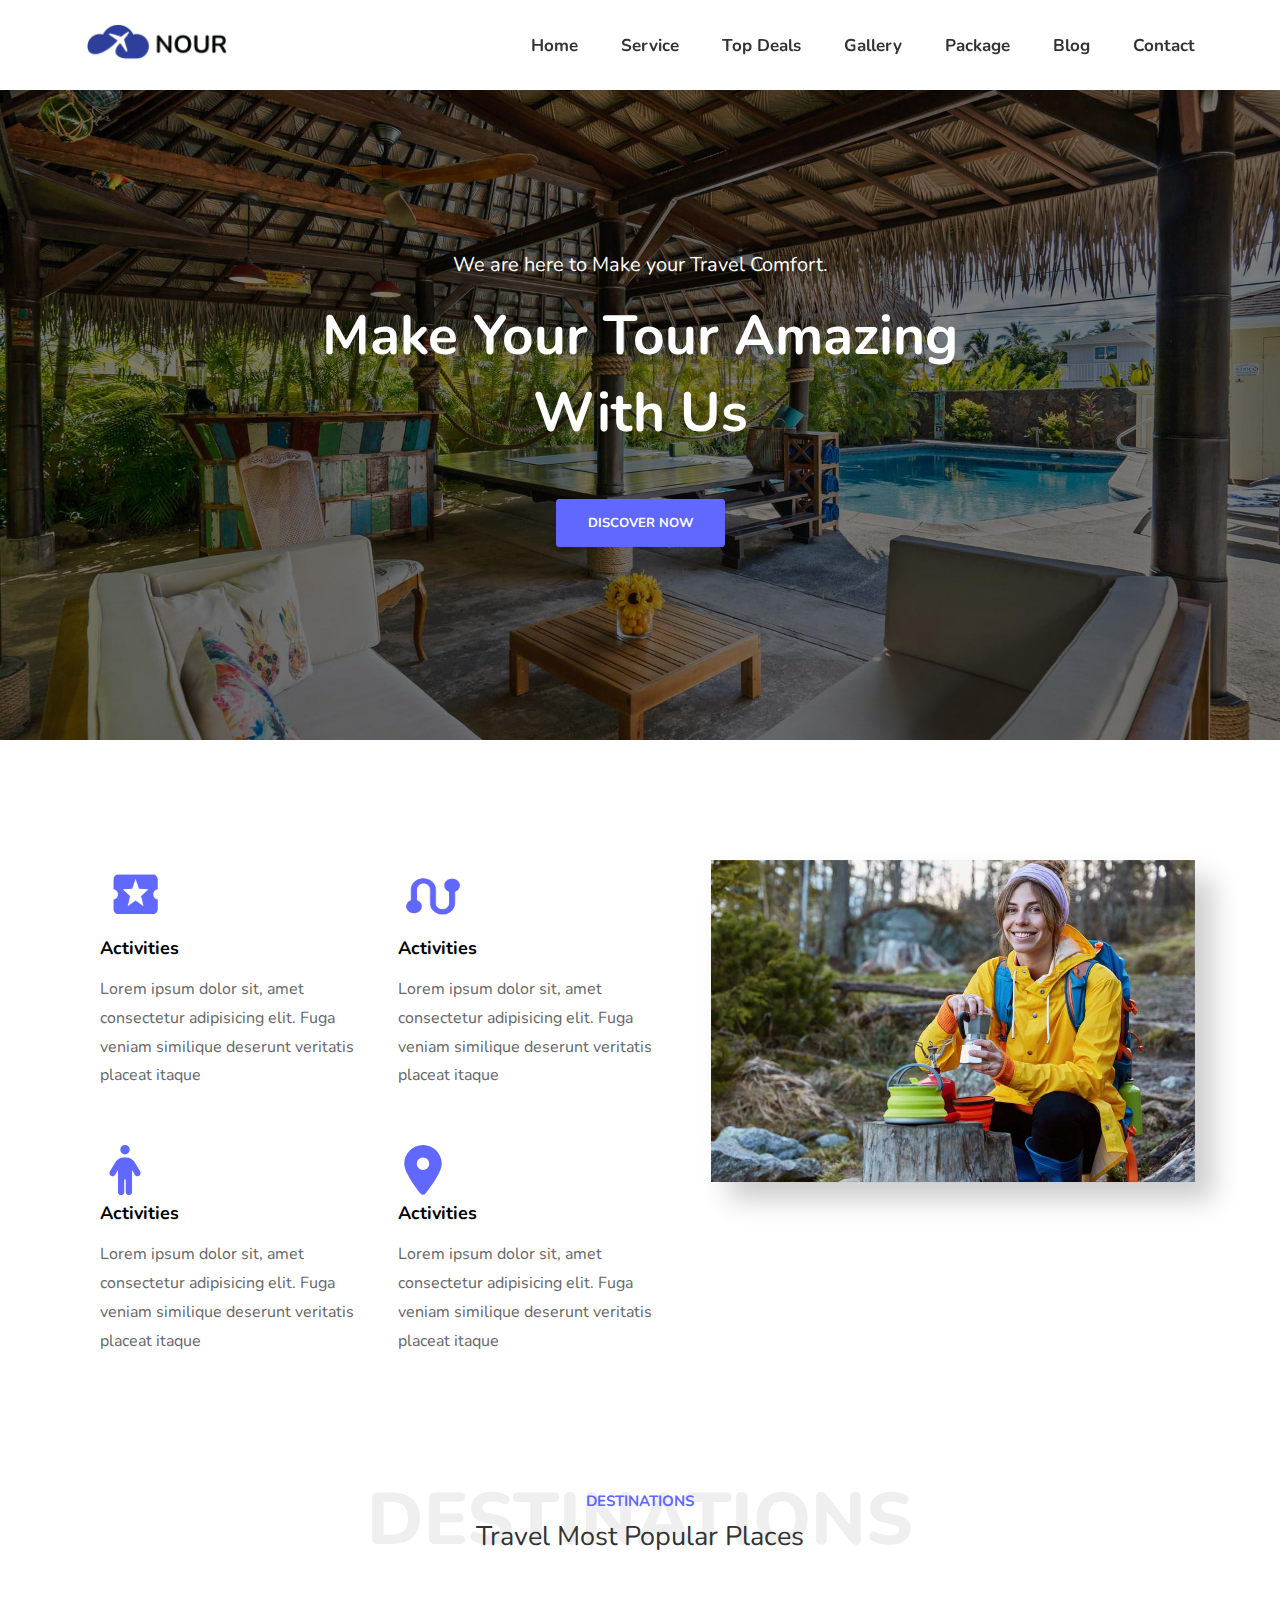
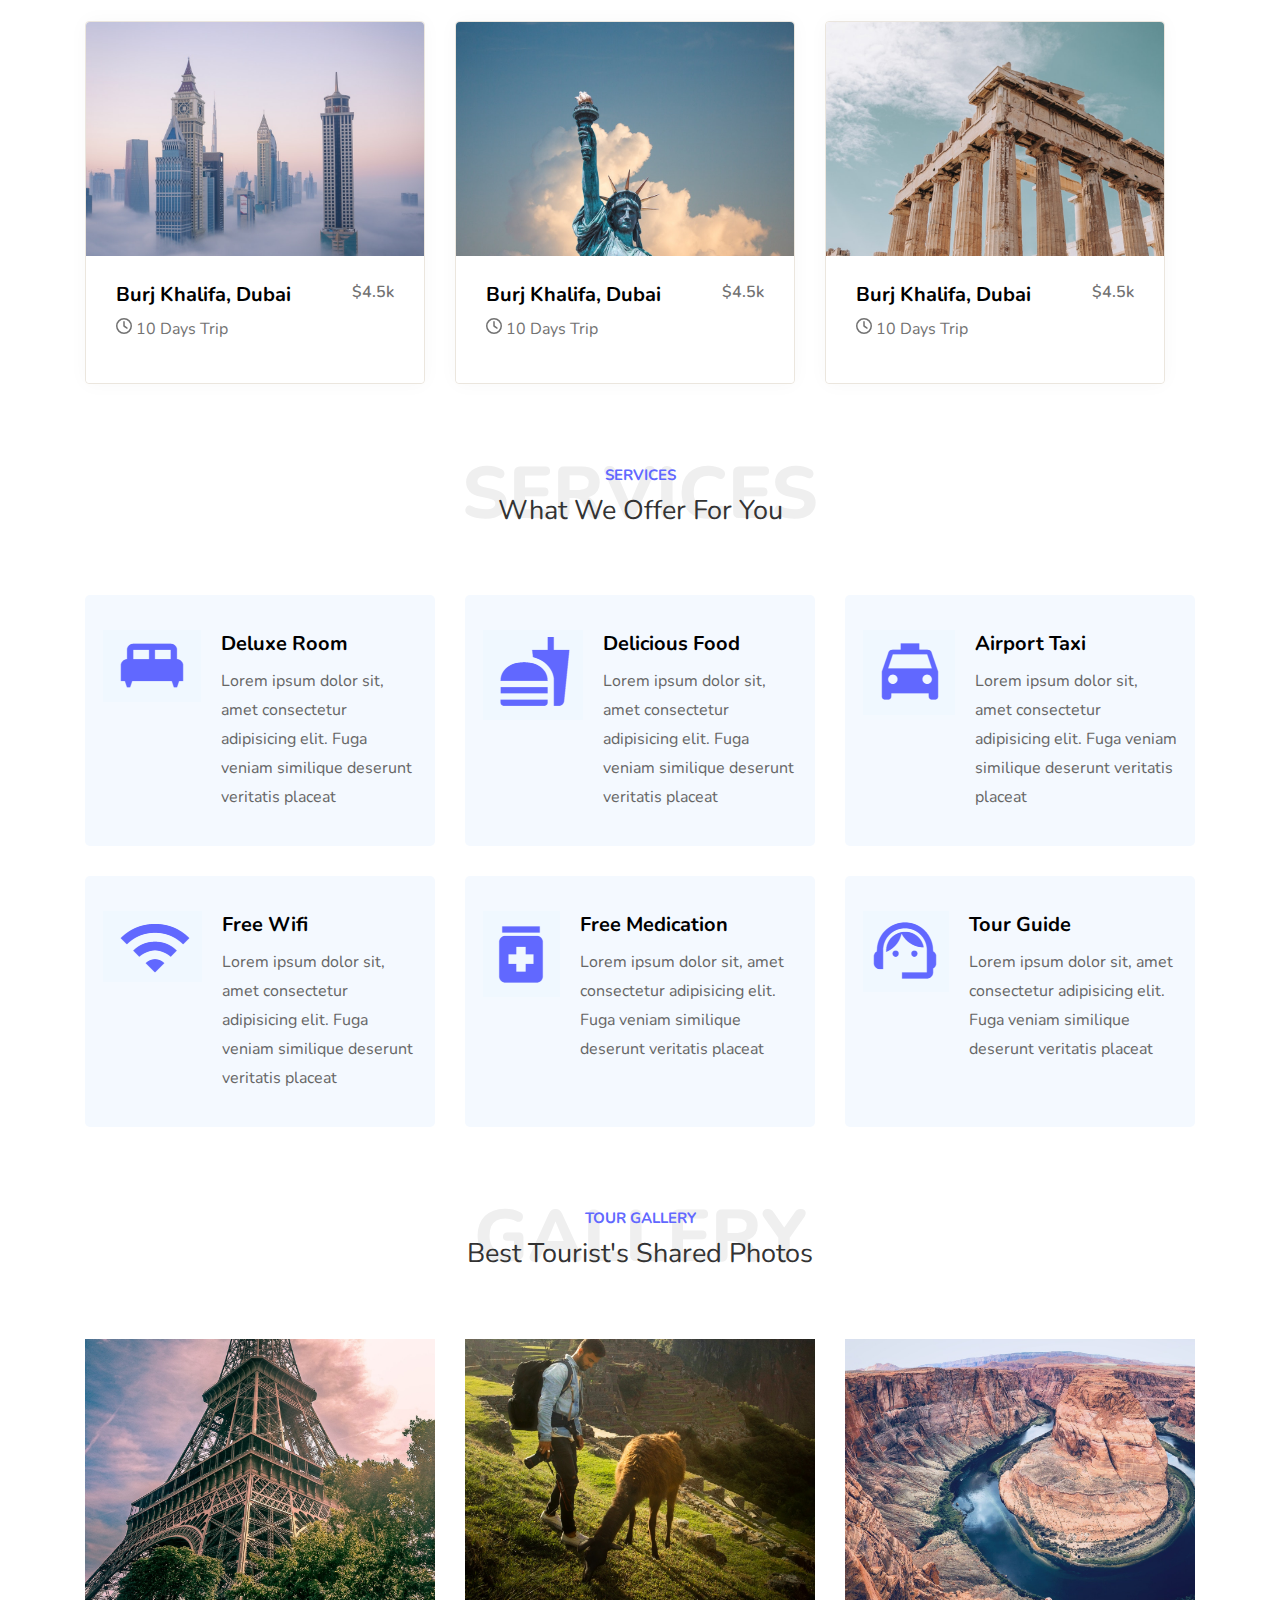
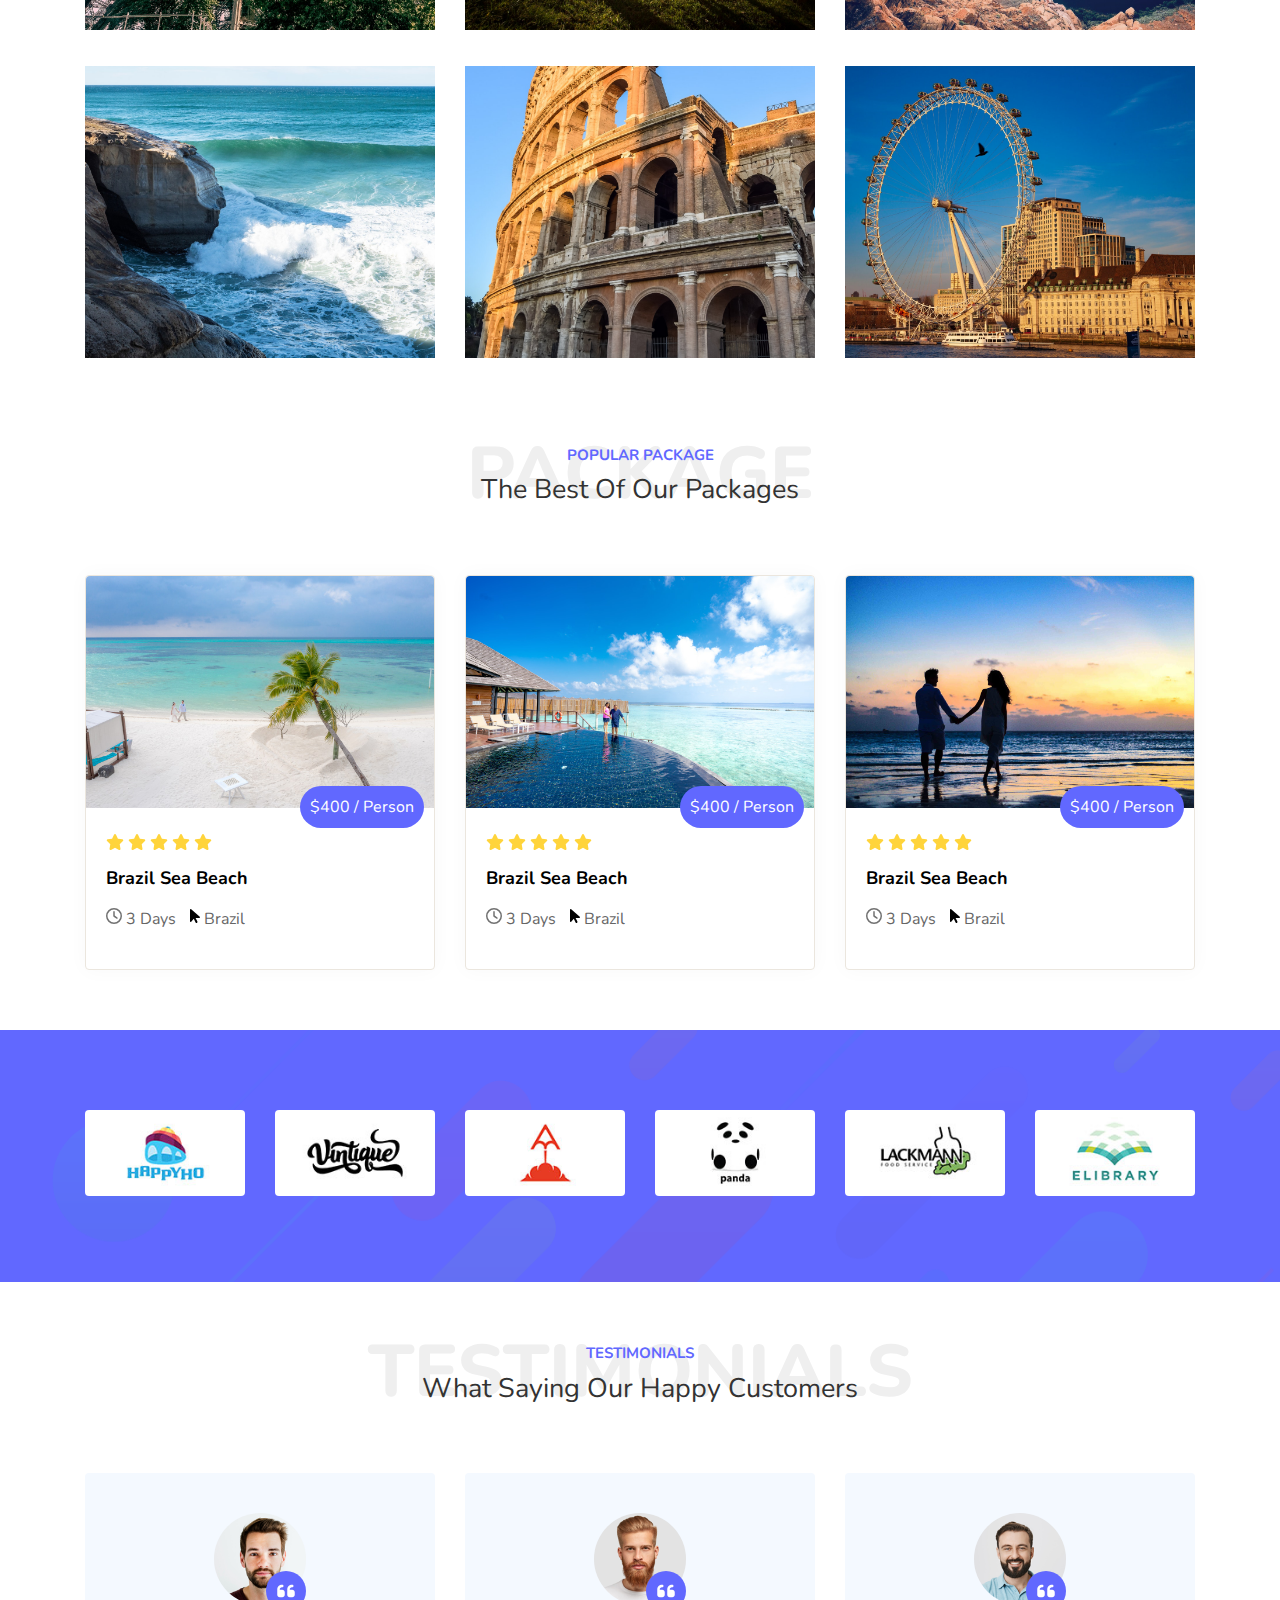
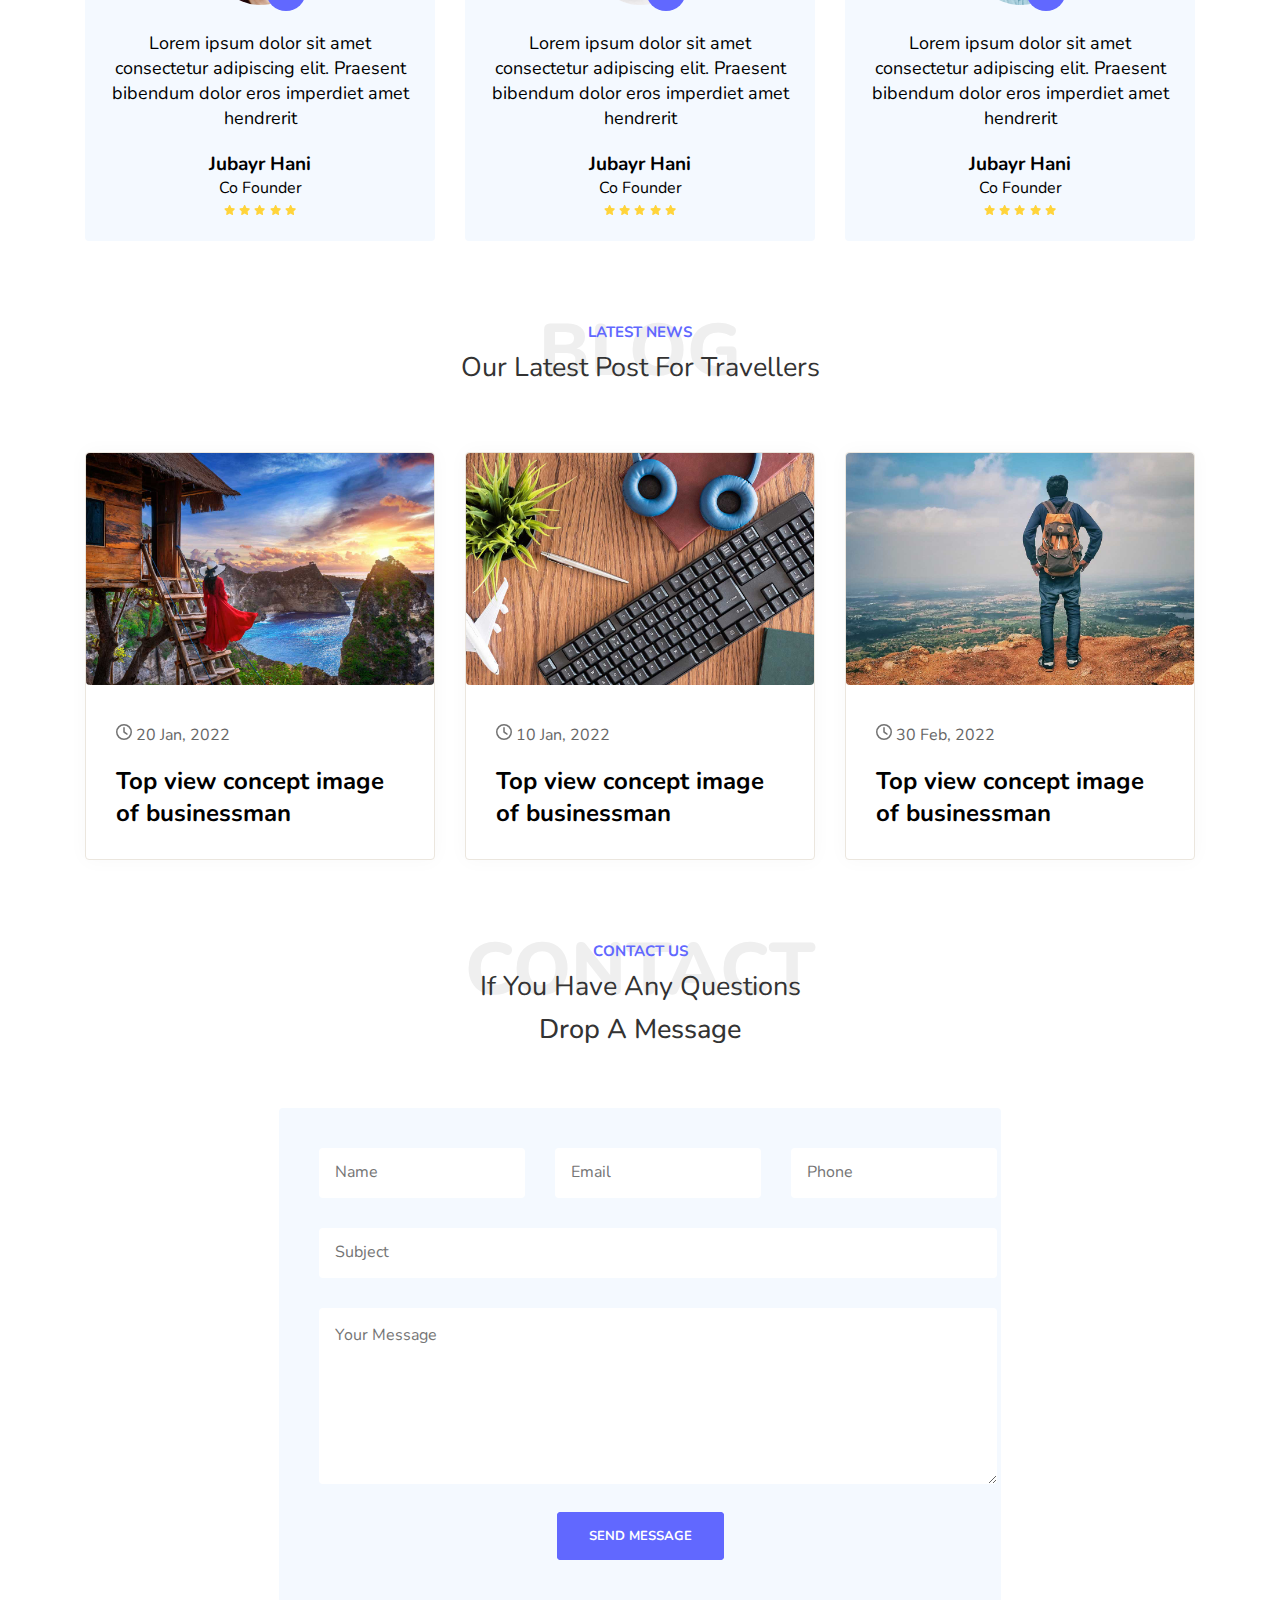
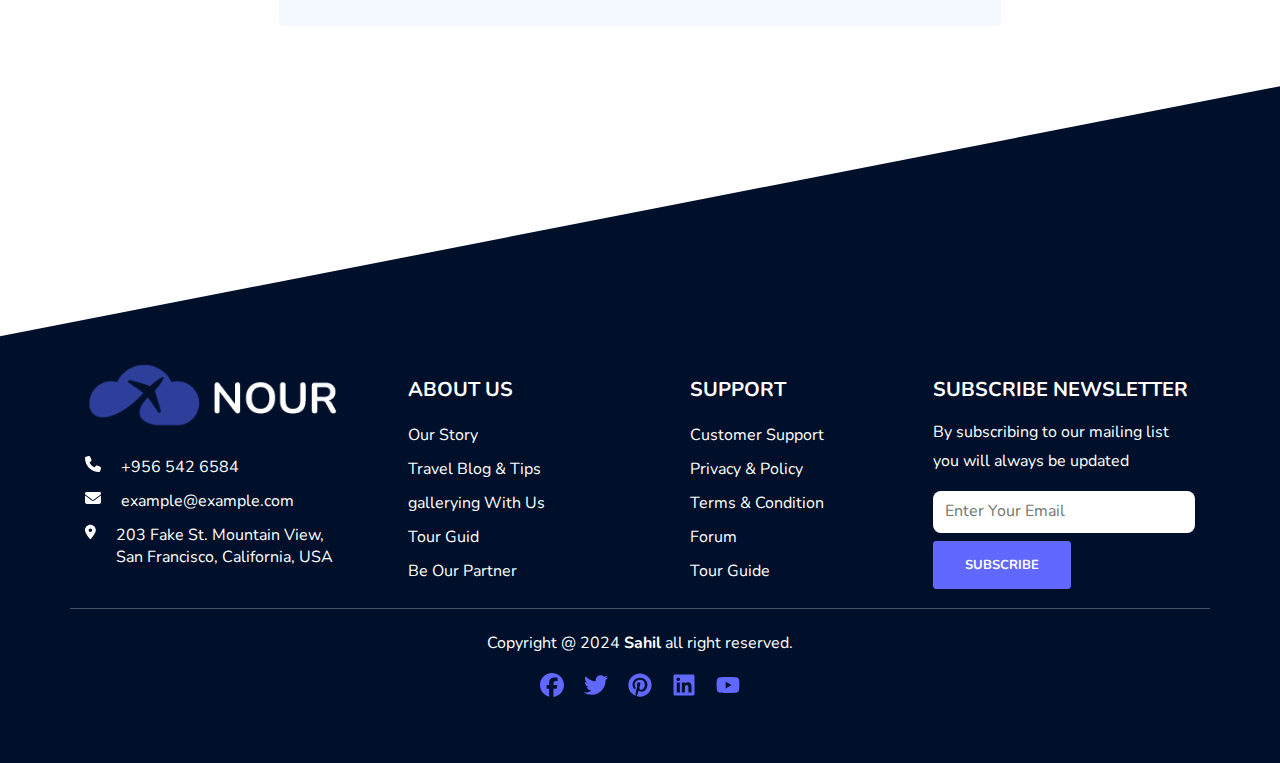
<file: Travel/index.html>
<!DOCTYPE html>
<html lang="en">
<head>
    <meta charset="UTF-8">
    <meta name="viewport" content="width=device-width, initial-scale=1.0">
    <title>Tour & Travel</title>
    <link rel="stylesheet" href="style.css">
</head>
<body>
    <nav>
        <div class="container flex-space--between">
            <div class="logo-box">
                <a href="index.html"><img src="./assets/logo.png" alt="logo"></a>
            </div>
            <div class="nav-links">
                <ul class="flex">
                    <li><a href="index.html">home</a></li>
                    <li><a href="#services">service</a></li>
                    <li><a href="#destinations">top deals</a></li>
                    <li><a href="#gallery">gallery</a></li>
                    <li><a href="#">package</a></li>
                    <li><a href="#">blog</a></li>
                    <li><a href="#">contact</a></li>
                </ul>
            </div>
        </div>
    </nav>

    <section id="hero">
        <div class="overlay">
            <div class="hero-text text-center">
                <p>We are here to Make your Travel Comfort.</p>
                <h1>Make Your Tour Amazing With Us</h1>
                <a class="btn">Discover Now</a>
            </div>
        </div>
    </section>

    <section id="why-choose">
        <div class="container flex">
            <div class="grid-box grid grid-two--cols">
                <div class="item">
                    <img src="./assets/activities.png" alt="activity">
                    <h3>Activities</h3>
                    <p>Lorem ipsum dolor sit, amet consectetur adipisicing elit. Fuga veniam similique deserunt veritatis placeat itaque</p>
                </div>
                <div class="item">
                    <img class="rotate" src="./assets/route-removebg-preview.png" alt="activity">
                    <h3>Activities</h3>
                    <p>Lorem ipsum dolor sit, amet consectetur adipisicing elit. Fuga veniam similique deserunt veritatis placeat itaque</p>
                </div>
                <div class="item">
                    <svg xmlns="http://www.w3.org/2000/svg" height="50" width="50" viewBox="0 0 320 512"><!--!Font Awesome Free 6.5.1 by @fontawesome - https://fontawesome.com License - https://fontawesome.com/license/free Copyright 2024 Fonticons, Inc.--><path fill="#6168FF" d="M112 48a48 48 0 1 1 96 0 48 48 0 1 1 -96 0zm40 304V480c0 17.7-14.3 32-32 32s-32-14.3-32-32V256.9L59.4 304.5c-9.1 15.1-28.8 20-43.9 10.9s-20-28.8-10.9-43.9l58.3-97c17.4-28.9 48.6-46.6 82.3-46.6h29.7c33.7 0 64.9 17.7 82.3 46.6l58.3 97c9.1 15.1 4.2 34.8-10.9 43.9s-34.8 4.2-43.9-10.9L232 256.9V480c0 17.7-14.3 32-32 32s-32-14.3-32-32V352H152z"/></svg>
                    <h3>Activities</h3>
                    <p>Lorem ipsum dolor sit, amet consectetur adipisicing elit. Fuga veniam similique deserunt veritatis placeat itaque</p>
                </div>
                <div class="item">
                    <svg xmlns="http://www.w3.org/2000/svg" height="50" width="50" viewBox="0 0 384 512"><!--!Font Awesome Free 6.5.1 by @fontawesome - https://fontawesome.com License - https://fontawesome.com/license/free Copyright 2024 Fonticons, Inc.--><path fill="#6168FF" d="M215.7 499.2C267 435 384 279.4 384 192C384 86 298 0 192 0S0 86 0 192c0 87.4 117 243 168.3 307.2c12.3 15.3 35.1 15.3 47.4 0zM192 128a64 64 0 1 1 0 128 64 64 0 1 1 0-128z"/></svg>
                    <h3>Activities</h3>
                    <p>Lorem ipsum dolor sit, amet consectetur adipisicing elit. Fuga veniam similique deserunt veritatis placeat itaque</p>
                </div>
            </div>
            <div class="img-box">
                <img src="./assets/2.jpg" alt="a girl">
            </div>
        </div>
    </section>

    <section id="destinations">
        <div class="container">
            <div class="section-title text-center">
                <div class="front-title">
                    <h2>Destinations</h2>
                    <p>travel most popular places</p>
                </div>
                <div class="big-title">
                    <span>Destinations</span>
                </div>
            </div>
            <div class="card-container grid grid-three-cols">
                <div class="card-box">
                    <figure class="img-relative">
                        <img src="./assets/4.jpg" alt="burj khalifa">
                        <div class="caption">
                            <h4>Burj Khalifa, Dubai</h4>
                            <span class="price">$4.5k</span>
                            <p> <span><svg xmlns="http://www.w3.org/2000/svg" height="16" width="16" viewBox="0 0 512 512"><!--!Font Awesome Free 6.5.1 by @fontawesome - https://fontawesome.com License - https://fontawesome.com/license/free Copyright 2024 Fonticons, Inc.--><path fill="#727272" d="M464 256A208 208 0 1 1 48 256a208 208 0 1 1 416 0zM0 256a256 256 0 1 0 512 0A256 256 0 1 0 0 256zM232 120V256c0 8 4 15.5 10.7 20l96 64c11 7.4 25.9 4.4 33.3-6.7s4.4-25.9-6.7-33.3L280 243.2V120c0-13.3-10.7-24-24-24s-24 10.7-24 24z"/></svg></span> 10 Days Trip</p>
                        </div>
                    </figure>
                </div>
                <div class="card-box">
                    <figure class="img-relative">
                        <img src="./assets/3.jpg" alt="burj khalifa">
                        <div class="caption">
                            <h4>Burj Khalifa, Dubai</h4>
                            <span class="price">$4.5k</span>
                            <p> <span><svg xmlns="http://www.w3.org/2000/svg" height="16" width="16" viewBox="0 0 512 512"><!--!Font Awesome Free 6.5.1 by @fontawesome - https://fontawesome.com License - https://fontawesome.com/license/free Copyright 2024 Fonticons, Inc.--><path fill="#727272" d="M464 256A208 208 0 1 1 48 256a208 208 0 1 1 416 0zM0 256a256 256 0 1 0 512 0A256 256 0 1 0 0 256zM232 120V256c0 8 4 15.5 10.7 20l96 64c11 7.4 25.9 4.4 33.3-6.7s4.4-25.9-6.7-33.3L280 243.2V120c0-13.3-10.7-24-24-24s-24 10.7-24 24z"/></svg></span> 10 Days Trip</p>
                        </div>
                    </figure>
                </div>
                <div class="card-box">
                    <figure class="img-relative">
                        <img src="./assets/5.jpg" alt="burj khalifa">
                        <div class="caption">
                            <h4>Burj Khalifa, Dubai</h4>
                            <span class="price">$4.5k</span>
                            <p> <span><svg xmlns="http://www.w3.org/2000/svg" height="16" width="16" viewBox="0 0 512 512"><!--!Font Awesome Free 6.5.1 by @fontawesome - https://fontawesome.com License - https://fontawesome.com/license/free Copyright 2024 Fonticons, Inc.--><path fill="#727272" d="M464 256A208 208 0 1 1 48 256a208 208 0 1 1 416 0zM0 256a256 256 0 1 0 512 0A256 256 0 1 0 0 256zM232 120V256c0 8 4 15.5 10.7 20l96 64c11 7.4 25.9 4.4 33.3-6.7s4.4-25.9-6.7-33.3L280 243.2V120c0-13.3-10.7-24-24-24s-24 10.7-24 24z"/></svg></span> 10 Days Trip</p>
                        </div>
                    </figure>
                </div>
            </div>
        </div>
    </section>

    <section id="services">
        <div class="container">
            <div class="section-title text-center">
                <div class="front-title">
                    <h2>Services</h2>
                    <p>what we offer for you</p>
                </div>
                <div class="big-title">
                    <span>Services</span>
                </div>
            </div>
            <div class="service-container grid grid-three-cols">
                <div class="service-box">
                    <figure>
                        <img src="./assets/bed.png" alt="bed">
                    </figure>
                    <div class="serevice-text">
                        <h4>Deluxe Room</h4>
                        <p>Lorem ipsum dolor sit, amet consectetur adipisicing elit. Fuga veniam similique deserunt veritatis placeat</p>
                    </div>
                </div>
                <div class="service-box">
                    <figure>
                        <img src="./assets/food.png" alt="bed">
                    </figure>
                    <div class="serevice-text">
                        <h4>Delicious Food</h4>
                        <p>Lorem ipsum dolor sit, amet consectetur adipisicing elit. Fuga veniam similique deserunt veritatis placeat</p>
                    </div>
                </div>
                <div class="service-box">
                    <figure>
                        <img src="./assets/taxi.png" alt="bed">
                    </figure>
                    <div class="serevice-text">
                        <h4>Airport Taxi</h4>
                        <p>Lorem ipsum dolor sit, amet consectetur adipisicing elit. Fuga veniam similique deserunt veritatis placeat</p>
                    </div>
                </div>
                <div class="service-box">
                    <figure>
                        <img src="./assets/wifi.png" alt="bed">
                    </figure>
                    <div class="serevice-text">
                        <h4>Free Wifi</h4>
                        <p>Lorem ipsum dolor sit, amet consectetur adipisicing elit. Fuga veniam similique deserunt veritatis placeat</p>
                    </div>
                </div>
                <div class="service-box">
                    <figure>
                        <img src="./assets/medication.png" alt="bed">
                    </figure>
                    <div class="serevice-text">
                        <h4>Free Medication</h4>
                        <p>Lorem ipsum dolor sit, amet consectetur adipisicing elit. Fuga veniam similique deserunt veritatis placeat</p>
                    </div>
                </div>
                <div class="service-box">
                    <figure>
                        <img src="./assets/guide.png" alt="bed">
                    </figure>
                    <div class="serevice-text">
                        <h4>Tour Guide</h4>
                        <p>Lorem ipsum dolor sit, amet consectetur adipisicing elit. Fuga veniam similique deserunt veritatis placeat</p>
                    </div>
                </div>
            </div>
        </div>
    </section>

    <section id="gallery">
        <div class="container">
            <div class="section-title text-center">
                <div class="front-title">
                    <h2>Tour gallery</h2>
                    <p>Best Tourist's Shared Photos</p>
                </div>
                <div class="big-title">
                    <span>Gallery</span>
                </div>
            </div>
            <div class="gallery-container grid grid-three-cols">
                <div class="gallery-box">
                    <img src="./assets/g1.jpg" alt="image1">
                </div>
                <div class="gallery-box">
                    <img src="./assets/g2.jpg" alt="image1">
                </div>
                <div class="gallery-box">
                    <img src="./assets/g3.jpg" alt="image1">
                </div>
                <div class="gallery-box">
                    <img src="./assets/g4.jpg" alt="image1">
                </div>
                <div class="gallery-box">
                    <img src="./assets/g5.jpg" alt="image1">
                </div>
                <div class="gallery-box">
                    <img src="./assets/g6.jpg" alt="image1">
                </div>
            </div>
        </div>
    </section>

    <section id="package">
        <div class="container">
            <div class="section-title text-center">
                <div class="front-title">
                    <h2>popular package</h2>
                    <p>The Best Of Our Packages</p>
                </div>
                <div class="big-title">
                    <span>package</span>
                </div>
            </div>
            <div class="card-container grid grid-three-cols">
                <div class="card-box">
                    <div class="image-container">
                        <img src="./assets/p1.jpg" alt="package 1">
                        <span class="rate">$400 / Person</span>
                    </div>
                    <div class="package-details">
                        <svg xmlns="http://www.w3.org/2000/svg" height="16" width="18" viewBox="0 0 576 512"><!--!Font Awesome Free 6.5.1 by @fontawesome - https://fontawesome.com License - https://fontawesome.com/license/free Copyright 2024 Fonticons, Inc.--><path fill="#FFD43B" d="M316.9 18C311.6 7 300.4 0 288.1 0s-23.4 7-28.8 18L195 150.3 51.4 171.5c-12 1.8-22 10.2-25.7 21.7s-.7 24.2 7.9 32.7L137.8 329 113.2 474.7c-2 12 3 24.2 12.9 31.3s23 8 33.8 2.3l128.3-68.5 128.3 68.5c10.8 5.7 23.9 4.9 33.8-2.3s14.9-19.3 12.9-31.3L438.5 329 542.7 225.9c8.6-8.5 11.7-21.2 7.9-32.7s-13.7-19.9-25.7-21.7L381.2 150.3 316.9 18z"/></svg>
                        <svg xmlns="http://www.w3.org/2000/svg" height="16" width="18" viewBox="0 0 576 512"><!--!Font Awesome Free 6.5.1 by @fontawesome - https://fontawesome.com License - https://fontawesome.com/license/free Copyright 2024 Fonticons, Inc.--><path fill="#FFD43B" d="M316.9 18C311.6 7 300.4 0 288.1 0s-23.4 7-28.8 18L195 150.3 51.4 171.5c-12 1.8-22 10.2-25.7 21.7s-.7 24.2 7.9 32.7L137.8 329 113.2 474.7c-2 12 3 24.2 12.9 31.3s23 8 33.8 2.3l128.3-68.5 128.3 68.5c10.8 5.7 23.9 4.9 33.8-2.3s14.9-19.3 12.9-31.3L438.5 329 542.7 225.9c8.6-8.5 11.7-21.2 7.9-32.7s-13.7-19.9-25.7-21.7L381.2 150.3 316.9 18z"/></svg>
                        <svg xmlns="http://www.w3.org/2000/svg" height="16" width="18" viewBox="0 0 576 512"><!--!Font Awesome Free 6.5.1 by @fontawesome - https://fontawesome.com License - https://fontawesome.com/license/free Copyright 2024 Fonticons, Inc.--><path fill="#FFD43B" d="M316.9 18C311.6 7 300.4 0 288.1 0s-23.4 7-28.8 18L195 150.3 51.4 171.5c-12 1.8-22 10.2-25.7 21.7s-.7 24.2 7.9 32.7L137.8 329 113.2 474.7c-2 12 3 24.2 12.9 31.3s23 8 33.8 2.3l128.3-68.5 128.3 68.5c10.8 5.7 23.9 4.9 33.8-2.3s14.9-19.3 12.9-31.3L438.5 329 542.7 225.9c8.6-8.5 11.7-21.2 7.9-32.7s-13.7-19.9-25.7-21.7L381.2 150.3 316.9 18z"/></svg>
                        <svg xmlns="http://www.w3.org/2000/svg" height="16" width="18" viewBox="0 0 576 512"><!--!Font Awesome Free 6.5.1 by @fontawesome - https://fontawesome.com License - https://fontawesome.com/license/free Copyright 2024 Fonticons, Inc.--><path fill="#FFD43B" d="M316.9 18C311.6 7 300.4 0 288.1 0s-23.4 7-28.8 18L195 150.3 51.4 171.5c-12 1.8-22 10.2-25.7 21.7s-.7 24.2 7.9 32.7L137.8 329 113.2 474.7c-2 12 3 24.2 12.9 31.3s23 8 33.8 2.3l128.3-68.5 128.3 68.5c10.8 5.7 23.9 4.9 33.8-2.3s14.9-19.3 12.9-31.3L438.5 329 542.7 225.9c8.6-8.5 11.7-21.2 7.9-32.7s-13.7-19.9-25.7-21.7L381.2 150.3 316.9 18z"/></svg>
                        <svg xmlns="http://www.w3.org/2000/svg" height="16" width="18" viewBox="0 0 576 512"><!--!Font Awesome Free 6.5.1 by @fontawesome - https://fontawesome.com License - https://fontawesome.com/license/free Copyright 2024 Fonticons, Inc.--><path fill="#FFD43B" d="M316.9 18C311.6 7 300.4 0 288.1 0s-23.4 7-28.8 18L195 150.3 51.4 171.5c-12 1.8-22 10.2-25.7 21.7s-.7 24.2 7.9 32.7L137.8 329 113.2 474.7c-2 12 3 24.2 12.9 31.3s23 8 33.8 2.3l128.3-68.5 128.3 68.5c10.8 5.7 23.9 4.9 33.8-2.3s14.9-19.3 12.9-31.3L438.5 329 542.7 225.9c8.6-8.5 11.7-21.2 7.9-32.7s-13.7-19.9-25.7-21.7L381.2 150.3 316.9 18z"/></svg>
                        <h5>Brazil Sea Beach</h5>
                        <p> <span><svg xmlns="http://www.w3.org/2000/svg" height="16" width="16" viewBox="0 0 512 512"><!--!Font Awesome Free 6.5.1 by @fontawesome - https://fontawesome.com License - https://fontawesome.com/license/free Copyright 2024 Fonticons, Inc.--><path fill="#727272" d="M464 256A208 208 0 1 1 48 256a208 208 0 1 1 416 0zM0 256a256 256 0 1 0 512 0A256 256 0 1 0 0 256zM232 120V256c0 8 4 15.5 10.7 20l96 64c11 7.4 25.9 4.4 33.3-6.7s4.4-25.9-6.7-33.3L280 243.2V120c0-13.3-10.7-24-24-24s-24 10.7-24 24z"/></svg> 3 Days</span>  <span><svg xmlns="http://www.w3.org/2000/svg" height="16" width="10" viewBox="0 0 320 512"><!--!Font Awesome Free 6.5.1 by @fontawesome - https://fontawesome.com License - https://fontawesome.com/license/free Copyright 2024 Fonticons, Inc.--><path d="M0 55.2V426c0 12.2 9.9 22 22 22c6.3 0 12.4-2.7 16.6-7.5L121.2 346l58.1 116.3c7.9 15.8 27.1 22.2 42.9 14.3s22.2-27.1 14.3-42.9L179.8 320H297.9c12.2 0 22.1-9.9 22.1-22.1c0-6.3-2.7-12.3-7.4-16.5L38.6 37.9C34.3 34.1 28.9 32 23.2 32C10.4 32 0 42.4 0 55.2z"/></svg> Brazil </span></p>
                    </div>
                </div>
                <div class="card-box">
                    <div class="image-container">
                        <img src="./assets/p2.jpg" alt="package 1">
                        <span class="rate">$400 / Person</span>
                    </div>
                    <div class="package-details">
                        <svg xmlns="http://www.w3.org/2000/svg" height="16" width="18" viewBox="0 0 576 512"><!--!Font Awesome Free 6.5.1 by @fontawesome - https://fontawesome.com License - https://fontawesome.com/license/free Copyright 2024 Fonticons, Inc.--><path fill="#FFD43B" d="M316.9 18C311.6 7 300.4 0 288.1 0s-23.4 7-28.8 18L195 150.3 51.4 171.5c-12 1.8-22 10.2-25.7 21.7s-.7 24.2 7.9 32.7L137.8 329 113.2 474.7c-2 12 3 24.2 12.9 31.3s23 8 33.8 2.3l128.3-68.5 128.3 68.5c10.8 5.7 23.9 4.9 33.8-2.3s14.9-19.3 12.9-31.3L438.5 329 542.7 225.9c8.6-8.5 11.7-21.2 7.9-32.7s-13.7-19.9-25.7-21.7L381.2 150.3 316.9 18z"/></svg>
                        <svg xmlns="http://www.w3.org/2000/svg" height="16" width="18" viewBox="0 0 576 512"><!--!Font Awesome Free 6.5.1 by @fontawesome - https://fontawesome.com License - https://fontawesome.com/license/free Copyright 2024 Fonticons, Inc.--><path fill="#FFD43B" d="M316.9 18C311.6 7 300.4 0 288.1 0s-23.4 7-28.8 18L195 150.3 51.4 171.5c-12 1.8-22 10.2-25.7 21.7s-.7 24.2 7.9 32.7L137.8 329 113.2 474.7c-2 12 3 24.2 12.9 31.3s23 8 33.8 2.3l128.3-68.5 128.3 68.5c10.8 5.7 23.9 4.9 33.8-2.3s14.9-19.3 12.9-31.3L438.5 329 542.7 225.9c8.6-8.5 11.7-21.2 7.9-32.7s-13.7-19.9-25.7-21.7L381.2 150.3 316.9 18z"/></svg>
                        <svg xmlns="http://www.w3.org/2000/svg" height="16" width="18" viewBox="0 0 576 512"><!--!Font Awesome Free 6.5.1 by @fontawesome - https://fontawesome.com License - https://fontawesome.com/license/free Copyright 2024 Fonticons, Inc.--><path fill="#FFD43B" d="M316.9 18C311.6 7 300.4 0 288.1 0s-23.4 7-28.8 18L195 150.3 51.4 171.5c-12 1.8-22 10.2-25.7 21.7s-.7 24.2 7.9 32.7L137.8 329 113.2 474.7c-2 12 3 24.2 12.9 31.3s23 8 33.8 2.3l128.3-68.5 128.3 68.5c10.8 5.7 23.9 4.9 33.8-2.3s14.9-19.3 12.9-31.3L438.5 329 542.7 225.9c8.6-8.5 11.7-21.2 7.9-32.7s-13.7-19.9-25.7-21.7L381.2 150.3 316.9 18z"/></svg>
                        <svg xmlns="http://www.w3.org/2000/svg" height="16" width="18" viewBox="0 0 576 512"><!--!Font Awesome Free 6.5.1 by @fontawesome - https://fontawesome.com License - https://fontawesome.com/license/free Copyright 2024 Fonticons, Inc.--><path fill="#FFD43B" d="M316.9 18C311.6 7 300.4 0 288.1 0s-23.4 7-28.8 18L195 150.3 51.4 171.5c-12 1.8-22 10.2-25.7 21.7s-.7 24.2 7.9 32.7L137.8 329 113.2 474.7c-2 12 3 24.2 12.9 31.3s23 8 33.8 2.3l128.3-68.5 128.3 68.5c10.8 5.7 23.9 4.9 33.8-2.3s14.9-19.3 12.9-31.3L438.5 329 542.7 225.9c8.6-8.5 11.7-21.2 7.9-32.7s-13.7-19.9-25.7-21.7L381.2 150.3 316.9 18z"/></svg>
                        <svg xmlns="http://www.w3.org/2000/svg" height="16" width="18" viewBox="0 0 576 512"><!--!Font Awesome Free 6.5.1 by @fontawesome - https://fontawesome.com License - https://fontawesome.com/license/free Copyright 2024 Fonticons, Inc.--><path fill="#FFD43B" d="M316.9 18C311.6 7 300.4 0 288.1 0s-23.4 7-28.8 18L195 150.3 51.4 171.5c-12 1.8-22 10.2-25.7 21.7s-.7 24.2 7.9 32.7L137.8 329 113.2 474.7c-2 12 3 24.2 12.9 31.3s23 8 33.8 2.3l128.3-68.5 128.3 68.5c10.8 5.7 23.9 4.9 33.8-2.3s14.9-19.3 12.9-31.3L438.5 329 542.7 225.9c8.6-8.5 11.7-21.2 7.9-32.7s-13.7-19.9-25.7-21.7L381.2 150.3 316.9 18z"/></svg>
                        <h5>Brazil Sea Beach</h5>
                        <p> <span><svg xmlns="http://www.w3.org/2000/svg" height="16" width="16" viewBox="0 0 512 512"><!--!Font Awesome Free 6.5.1 by @fontawesome - https://fontawesome.com License - https://fontawesome.com/license/free Copyright 2024 Fonticons, Inc.--><path fill="#727272" d="M464 256A208 208 0 1 1 48 256a208 208 0 1 1 416 0zM0 256a256 256 0 1 0 512 0A256 256 0 1 0 0 256zM232 120V256c0 8 4 15.5 10.7 20l96 64c11 7.4 25.9 4.4 33.3-6.7s4.4-25.9-6.7-33.3L280 243.2V120c0-13.3-10.7-24-24-24s-24 10.7-24 24z"/></svg> 3 Days</span>  <span><svg xmlns="http://www.w3.org/2000/svg" height="16" width="10" viewBox="0 0 320 512"><!--!Font Awesome Free 6.5.1 by @fontawesome - https://fontawesome.com License - https://fontawesome.com/license/free Copyright 2024 Fonticons, Inc.--><path d="M0 55.2V426c0 12.2 9.9 22 22 22c6.3 0 12.4-2.7 16.6-7.5L121.2 346l58.1 116.3c7.9 15.8 27.1 22.2 42.9 14.3s22.2-27.1 14.3-42.9L179.8 320H297.9c12.2 0 22.1-9.9 22.1-22.1c0-6.3-2.7-12.3-7.4-16.5L38.6 37.9C34.3 34.1 28.9 32 23.2 32C10.4 32 0 42.4 0 55.2z"/></svg> Brazil </span></p>
                    </div>
                </div>
                <div class="card-box">
                    <div class="image-container">
                        <img src="./assets/p3.jpg" alt="package 1">
                        <span class="rate">$400 / Person</span>
                    </div>
                    <div class="package-details">
                        <svg xmlns="http://www.w3.org/2000/svg" height="16" width="18" viewBox="0 0 576 512"><!--!Font Awesome Free 6.5.1 by @fontawesome - https://fontawesome.com License - https://fontawesome.com/license/free Copyright 2024 Fonticons, Inc.--><path fill="#FFD43B" d="M316.9 18C311.6 7 300.4 0 288.1 0s-23.4 7-28.8 18L195 150.3 51.4 171.5c-12 1.8-22 10.2-25.7 21.7s-.7 24.2 7.9 32.7L137.8 329 113.2 474.7c-2 12 3 24.2 12.9 31.3s23 8 33.8 2.3l128.3-68.5 128.3 68.5c10.8 5.7 23.9 4.9 33.8-2.3s14.9-19.3 12.9-31.3L438.5 329 542.7 225.9c8.6-8.5 11.7-21.2 7.9-32.7s-13.7-19.9-25.7-21.7L381.2 150.3 316.9 18z"/></svg>
                        <svg xmlns="http://www.w3.org/2000/svg" height="16" width="18" viewBox="0 0 576 512"><!--!Font Awesome Free 6.5.1 by @fontawesome - https://fontawesome.com License - https://fontawesome.com/license/free Copyright 2024 Fonticons, Inc.--><path fill="#FFD43B" d="M316.9 18C311.6 7 300.4 0 288.1 0s-23.4 7-28.8 18L195 150.3 51.4 171.5c-12 1.8-22 10.2-25.7 21.7s-.7 24.2 7.9 32.7L137.8 329 113.2 474.7c-2 12 3 24.2 12.9 31.3s23 8 33.8 2.3l128.3-68.5 128.3 68.5c10.8 5.7 23.9 4.9 33.8-2.3s14.9-19.3 12.9-31.3L438.5 329 542.7 225.9c8.6-8.5 11.7-21.2 7.9-32.7s-13.7-19.9-25.7-21.7L381.2 150.3 316.9 18z"/></svg>
                        <svg xmlns="http://www.w3.org/2000/svg" height="16" width="18" viewBox="0 0 576 512"><!--!Font Awesome Free 6.5.1 by @fontawesome - https://fontawesome.com License - https://fontawesome.com/license/free Copyright 2024 Fonticons, Inc.--><path fill="#FFD43B" d="M316.9 18C311.6 7 300.4 0 288.1 0s-23.4 7-28.8 18L195 150.3 51.4 171.5c-12 1.8-22 10.2-25.7 21.7s-.7 24.2 7.9 32.7L137.8 329 113.2 474.7c-2 12 3 24.2 12.9 31.3s23 8 33.8 2.3l128.3-68.5 128.3 68.5c10.8 5.7 23.9 4.9 33.8-2.3s14.9-19.3 12.9-31.3L438.5 329 542.7 225.9c8.6-8.5 11.7-21.2 7.9-32.7s-13.7-19.9-25.7-21.7L381.2 150.3 316.9 18z"/></svg>
                        <svg xmlns="http://www.w3.org/2000/svg" height="16" width="18" viewBox="0 0 576 512"><!--!Font Awesome Free 6.5.1 by @fontawesome - https://fontawesome.com License - https://fontawesome.com/license/free Copyright 2024 Fonticons, Inc.--><path fill="#FFD43B" d="M316.9 18C311.6 7 300.4 0 288.1 0s-23.4 7-28.8 18L195 150.3 51.4 171.5c-12 1.8-22 10.2-25.7 21.7s-.7 24.2 7.9 32.7L137.8 329 113.2 474.7c-2 12 3 24.2 12.9 31.3s23 8 33.8 2.3l128.3-68.5 128.3 68.5c10.8 5.7 23.9 4.9 33.8-2.3s14.9-19.3 12.9-31.3L438.5 329 542.7 225.9c8.6-8.5 11.7-21.2 7.9-32.7s-13.7-19.9-25.7-21.7L381.2 150.3 316.9 18z"/></svg>
                        <svg xmlns="http://www.w3.org/2000/svg" height="16" width="18" viewBox="0 0 576 512"><!--!Font Awesome Free 6.5.1 by @fontawesome - https://fontawesome.com License - https://fontawesome.com/license/free Copyright 2024 Fonticons, Inc.--><path fill="#FFD43B" d="M316.9 18C311.6 7 300.4 0 288.1 0s-23.4 7-28.8 18L195 150.3 51.4 171.5c-12 1.8-22 10.2-25.7 21.7s-.7 24.2 7.9 32.7L137.8 329 113.2 474.7c-2 12 3 24.2 12.9 31.3s23 8 33.8 2.3l128.3-68.5 128.3 68.5c10.8 5.7 23.9 4.9 33.8-2.3s14.9-19.3 12.9-31.3L438.5 329 542.7 225.9c8.6-8.5 11.7-21.2 7.9-32.7s-13.7-19.9-25.7-21.7L381.2 150.3 316.9 18z"/></svg>
                        <h5>Brazil Sea Beach</h5>
                        <p> <span><svg xmlns="http://www.w3.org/2000/svg" height="16" width="16" viewBox="0 0 512 512"><!--!Font Awesome Free 6.5.1 by @fontawesome - https://fontawesome.com License - https://fontawesome.com/license/free Copyright 2024 Fonticons, Inc.--><path fill="#727272" d="M464 256A208 208 0 1 1 48 256a208 208 0 1 1 416 0zM0 256a256 256 0 1 0 512 0A256 256 0 1 0 0 256zM232 120V256c0 8 4 15.5 10.7 20l96 64c11 7.4 25.9 4.4 33.3-6.7s4.4-25.9-6.7-33.3L280 243.2V120c0-13.3-10.7-24-24-24s-24 10.7-24 24z"/></svg> 3 Days</span>  <span><svg xmlns="http://www.w3.org/2000/svg" height="16" width="10" viewBox="0 0 320 512"><!--!Font Awesome Free 6.5.1 by @fontawesome - https://fontawesome.com License - https://fontawesome.com/license/free Copyright 2024 Fonticons, Inc.--><path d="M0 55.2V426c0 12.2 9.9 22 22 22c6.3 0 12.4-2.7 16.6-7.5L121.2 346l58.1 116.3c7.9 15.8 27.1 22.2 42.9 14.3s22.2-27.1 14.3-42.9L179.8 320H297.9c12.2 0 22.1-9.9 22.1-22.1c0-6.3-2.7-12.3-7.4-16.5L38.6 37.9C34.3 34.1 28.9 32 23.2 32C10.4 32 0 42.4 0 55.2z"/></svg> Brazil </span></p>
                    </div>
                </div>
            </div>
        </div>
    </section>

    <section id="brands">
        <div class="container">
            <div class="brand-container flex">
                <figure>
                    <img src="./assets/b1.jpg" alt="brand1">
                </figure>
                <figure>
                    <img src="./assets/b2.jpg" alt="brand1">
                </figure>
                <figure>
                    <img src="./assets/b3.jpg" alt="brand1">
                </figure>
                <figure>
                    <img src="./assets/b4.jpg" alt="brand1">
                </figure>
                <figure>
                    <img src="./assets/b5.jpg" alt="brand1">
                </figure>
                <figure>
                    <img src="./assets/b6.jpg" alt="brand1">
                </figure>
                
            </div>
        </div>
    </section>

    <section id="testimonials">
        <div class="container">
            <div class="section-title text-center">
                <div class="front-title">
                    <h2>testimonials</h2>
                    <p>What Saying our Happy Customers</p>
                </div>
                <div class="big-title">
                    <span>testimonials</span>
                </div>
            </div>
            <div class="card-container grid grid-three-cols">
                <div class="card-box">
                    <figure class="profile-pic">
                        <img src="./assets/c2.png" alt="client1">
                        <div class="quote">
                            <svg xmlns="http://www.w3.org/2000/svg" height="20" width="20" viewBox="0 0 448 512"><!--!Font Awesome Free 6.5.1 by @fontawesome - https://fontawesome.com License - https://fontawesome.com/license/free Copyright 2024 Fonticons, Inc.--><path fill="#FFF" d="M0 216C0 149.7 53.7 96 120 96h8c17.7 0 32 14.3 32 32s-14.3 32-32 32h-8c-30.9 0-56 25.1-56 56v8h64c35.3 0 64 28.7 64 64v64c0 35.3-28.7 64-64 64H64c-35.3 0-64-28.7-64-64V320 288 216zm256 0c0-66.3 53.7-120 120-120h8c17.7 0 32 14.3 32 32s-14.3 32-32 32h-8c-30.9 0-56 25.1-56 56v8h64c35.3 0 64 28.7 64 64v64c0 35.3-28.7 64-64 64H320c-35.3 0-64-28.7-64-64V320 288 216z"/></svg>
                        </div>
                    </figure>
                    <div class="card-content">
                        <p>Lorem ipsum dolor sit amet consectetur adipiscing elit. Praesent bibendum dolor eros imperdiet amet hendrerit</p>
                    </div>
                    <div class="bottom-content">
                        <h3>Jubayr Hani</h3>
                        <span>Co Founder</span>
                        <svg xmlns="http://www.w3.org/2000/svg" height="10" width="11.25" viewBox="0 0 576 512"><!--!Font Awesome Free 6.5.1 by @fontawesome - https://fontawesome.com License - https://fontawesome.com/license/free Copyright 2024 Fonticons, Inc.--><path fill="#FFD43B" d="M316.9 18C311.6 7 300.4 0 288.1 0s-23.4 7-28.8 18L195 150.3 51.4 171.5c-12 1.8-22 10.2-25.7 21.7s-.7 24.2 7.9 32.7L137.8 329 113.2 474.7c-2 12 3 24.2 12.9 31.3s23 8 33.8 2.3l128.3-68.5 128.3 68.5c10.8 5.7 23.9 4.9 33.8-2.3s14.9-19.3 12.9-31.3L438.5 329 542.7 225.9c8.6-8.5 11.7-21.2 7.9-32.7s-13.7-19.9-25.7-21.7L381.2 150.3 316.9 18z"/></svg>
                        <svg xmlns="http://www.w3.org/2000/svg" height="10" width="11.25" viewBox="0 0 576 512"><!--!Font Awesome Free 6.5.1 by @fontawesome - https://fontawesome.com License - https://fontawesome.com/license/free Copyright 2024 Fonticons, Inc.--><path fill="#FFD43B" d="M316.9 18C311.6 7 300.4 0 288.1 0s-23.4 7-28.8 18L195 150.3 51.4 171.5c-12 1.8-22 10.2-25.7 21.7s-.7 24.2 7.9 32.7L137.8 329 113.2 474.7c-2 12 3 24.2 12.9 31.3s23 8 33.8 2.3l128.3-68.5 128.3 68.5c10.8 5.7 23.9 4.9 33.8-2.3s14.9-19.3 12.9-31.3L438.5 329 542.7 225.9c8.6-8.5 11.7-21.2 7.9-32.7s-13.7-19.9-25.7-21.7L381.2 150.3 316.9 18z"/></svg>
                        <svg xmlns="http://www.w3.org/2000/svg" height="10" width="11.25" viewBox="0 0 576 512"><!--!Font Awesome Free 6.5.1 by @fontawesome - https://fontawesome.com License - https://fontawesome.com/license/free Copyright 2024 Fonticons, Inc.--><path fill="#FFD43B" d="M316.9 18C311.6 7 300.4 0 288.1 0s-23.4 7-28.8 18L195 150.3 51.4 171.5c-12 1.8-22 10.2-25.7 21.7s-.7 24.2 7.9 32.7L137.8 329 113.2 474.7c-2 12 3 24.2 12.9 31.3s23 8 33.8 2.3l128.3-68.5 128.3 68.5c10.8 5.7 23.9 4.9 33.8-2.3s14.9-19.3 12.9-31.3L438.5 329 542.7 225.9c8.6-8.5 11.7-21.2 7.9-32.7s-13.7-19.9-25.7-21.7L381.2 150.3 316.9 18z"/></svg>
                        <svg xmlns="http://www.w3.org/2000/svg" height="10" width="11.25" viewBox="0 0 576 512"><!--!Font Awesome Free 6.5.1 by @fontawesome - https://fontawesome.com License - https://fontawesome.com/license/free Copyright 2024 Fonticons, Inc.--><path fill="#FFD43B" d="M316.9 18C311.6 7 300.4 0 288.1 0s-23.4 7-28.8 18L195 150.3 51.4 171.5c-12 1.8-22 10.2-25.7 21.7s-.7 24.2 7.9 32.7L137.8 329 113.2 474.7c-2 12 3 24.2 12.9 31.3s23 8 33.8 2.3l128.3-68.5 128.3 68.5c10.8 5.7 23.9 4.9 33.8-2.3s14.9-19.3 12.9-31.3L438.5 329 542.7 225.9c8.6-8.5 11.7-21.2 7.9-32.7s-13.7-19.9-25.7-21.7L381.2 150.3 316.9 18z"/></svg>
                        <svg xmlns="http://www.w3.org/2000/svg" height="10" width="11.25" viewBox="0 0 576 512"><!--!Font Awesome Free 6.5.1 by @fontawesome - https://fontawesome.com License - https://fontawesome.com/license/free Copyright 2024 Fonticons, Inc.--><path fill="#FFD43B" d="M316.9 18C311.6 7 300.4 0 288.1 0s-23.4 7-28.8 18L195 150.3 51.4 171.5c-12 1.8-22 10.2-25.7 21.7s-.7 24.2 7.9 32.7L137.8 329 113.2 474.7c-2 12 3 24.2 12.9 31.3s23 8 33.8 2.3l128.3-68.5 128.3 68.5c10.8 5.7 23.9 4.9 33.8-2.3s14.9-19.3 12.9-31.3L438.5 329 542.7 225.9c8.6-8.5 11.7-21.2 7.9-32.7s-13.7-19.9-25.7-21.7L381.2 150.3 316.9 18z"/></svg>
                    </div>
                </div>
                <div class="card-box">
                    <figure class="profile-pic">
                        <img src="./assets/c3.png" alt="client1">
                        <div class="quote">
                            <svg xmlns="http://www.w3.org/2000/svg" height="20" width="20" viewBox="0 0 448 512"><!--!Font Awesome Free 6.5.1 by @fontawesome - https://fontawesome.com License - https://fontawesome.com/license/free Copyright 2024 Fonticons, Inc.--><path fill="#FFF" d="M0 216C0 149.7 53.7 96 120 96h8c17.7 0 32 14.3 32 32s-14.3 32-32 32h-8c-30.9 0-56 25.1-56 56v8h64c35.3 0 64 28.7 64 64v64c0 35.3-28.7 64-64 64H64c-35.3 0-64-28.7-64-64V320 288 216zm256 0c0-66.3 53.7-120 120-120h8c17.7 0 32 14.3 32 32s-14.3 32-32 32h-8c-30.9 0-56 25.1-56 56v8h64c35.3 0 64 28.7 64 64v64c0 35.3-28.7 64-64 64H320c-35.3 0-64-28.7-64-64V320 288 216z"/></svg>
                        </div>
                    </figure>
                    <div class="card-content">
                        <p>Lorem ipsum dolor sit amet consectetur adipiscing elit. Praesent bibendum dolor eros imperdiet amet hendrerit</p>
                    </div>
                    <div class="bottom-content">
                        <h3>Jubayr Hani</h3>
                        <span>Co Founder</span>
                        <svg xmlns="http://www.w3.org/2000/svg" height="10" width="11.25" viewBox="0 0 576 512"><!--!Font Awesome Free 6.5.1 by @fontawesome - https://fontawesome.com License - https://fontawesome.com/license/free Copyright 2024 Fonticons, Inc.--><path fill="#FFD43B" d="M316.9 18C311.6 7 300.4 0 288.1 0s-23.4 7-28.8 18L195 150.3 51.4 171.5c-12 1.8-22 10.2-25.7 21.7s-.7 24.2 7.9 32.7L137.8 329 113.2 474.7c-2 12 3 24.2 12.9 31.3s23 8 33.8 2.3l128.3-68.5 128.3 68.5c10.8 5.7 23.9 4.9 33.8-2.3s14.9-19.3 12.9-31.3L438.5 329 542.7 225.9c8.6-8.5 11.7-21.2 7.9-32.7s-13.7-19.9-25.7-21.7L381.2 150.3 316.9 18z"/></svg>
                        <svg xmlns="http://www.w3.org/2000/svg" height="10" width="11.25" viewBox="0 0 576 512"><!--!Font Awesome Free 6.5.1 by @fontawesome - https://fontawesome.com License - https://fontawesome.com/license/free Copyright 2024 Fonticons, Inc.--><path fill="#FFD43B" d="M316.9 18C311.6 7 300.4 0 288.1 0s-23.4 7-28.8 18L195 150.3 51.4 171.5c-12 1.8-22 10.2-25.7 21.7s-.7 24.2 7.9 32.7L137.8 329 113.2 474.7c-2 12 3 24.2 12.9 31.3s23 8 33.8 2.3l128.3-68.5 128.3 68.5c10.8 5.7 23.9 4.9 33.8-2.3s14.9-19.3 12.9-31.3L438.5 329 542.7 225.9c8.6-8.5 11.7-21.2 7.9-32.7s-13.7-19.9-25.7-21.7L381.2 150.3 316.9 18z"/></svg>
                        <svg xmlns="http://www.w3.org/2000/svg" height="10" width="11.25" viewBox="0 0 576 512"><!--!Font Awesome Free 6.5.1 by @fontawesome - https://fontawesome.com License - https://fontawesome.com/license/free Copyright 2024 Fonticons, Inc.--><path fill="#FFD43B" d="M316.9 18C311.6 7 300.4 0 288.1 0s-23.4 7-28.8 18L195 150.3 51.4 171.5c-12 1.8-22 10.2-25.7 21.7s-.7 24.2 7.9 32.7L137.8 329 113.2 474.7c-2 12 3 24.2 12.9 31.3s23 8 33.8 2.3l128.3-68.5 128.3 68.5c10.8 5.7 23.9 4.9 33.8-2.3s14.9-19.3 12.9-31.3L438.5 329 542.7 225.9c8.6-8.5 11.7-21.2 7.9-32.7s-13.7-19.9-25.7-21.7L381.2 150.3 316.9 18z"/></svg>
                        <svg xmlns="http://www.w3.org/2000/svg" height="10" width="11.25" viewBox="0 0 576 512"><!--!Font Awesome Free 6.5.1 by @fontawesome - https://fontawesome.com License - https://fontawesome.com/license/free Copyright 2024 Fonticons, Inc.--><path fill="#FFD43B" d="M316.9 18C311.6 7 300.4 0 288.1 0s-23.4 7-28.8 18L195 150.3 51.4 171.5c-12 1.8-22 10.2-25.7 21.7s-.7 24.2 7.9 32.7L137.8 329 113.2 474.7c-2 12 3 24.2 12.9 31.3s23 8 33.8 2.3l128.3-68.5 128.3 68.5c10.8 5.7 23.9 4.9 33.8-2.3s14.9-19.3 12.9-31.3L438.5 329 542.7 225.9c8.6-8.5 11.7-21.2 7.9-32.7s-13.7-19.9-25.7-21.7L381.2 150.3 316.9 18z"/></svg>
                        <svg xmlns="http://www.w3.org/2000/svg" height="10" width="11.25" viewBox="0 0 576 512"><!--!Font Awesome Free 6.5.1 by @fontawesome - https://fontawesome.com License - https://fontawesome.com/license/free Copyright 2024 Fonticons, Inc.--><path fill="#FFD43B" d="M316.9 18C311.6 7 300.4 0 288.1 0s-23.4 7-28.8 18L195 150.3 51.4 171.5c-12 1.8-22 10.2-25.7 21.7s-.7 24.2 7.9 32.7L137.8 329 113.2 474.7c-2 12 3 24.2 12.9 31.3s23 8 33.8 2.3l128.3-68.5 128.3 68.5c10.8 5.7 23.9 4.9 33.8-2.3s14.9-19.3 12.9-31.3L438.5 329 542.7 225.9c8.6-8.5 11.7-21.2 7.9-32.7s-13.7-19.9-25.7-21.7L381.2 150.3 316.9 18z"/></svg>
                    </div>
                </div>
                <div class="card-box">
                    <figure class="profile-pic">
                        <img src="./assets/c1.png" alt="client1">
                        <div class="quote">
                            <svg xmlns="http://www.w3.org/2000/svg" height="20" width="20" viewBox="0 0 448 512"><!--!Font Awesome Free 6.5.1 by @fontawesome - https://fontawesome.com License - https://fontawesome.com/license/free Copyright 2024 Fonticons, Inc.--><path fill="#FFF" d="M0 216C0 149.7 53.7 96 120 96h8c17.7 0 32 14.3 32 32s-14.3 32-32 32h-8c-30.9 0-56 25.1-56 56v8h64c35.3 0 64 28.7 64 64v64c0 35.3-28.7 64-64 64H64c-35.3 0-64-28.7-64-64V320 288 216zm256 0c0-66.3 53.7-120 120-120h8c17.7 0 32 14.3 32 32s-14.3 32-32 32h-8c-30.9 0-56 25.1-56 56v8h64c35.3 0 64 28.7 64 64v64c0 35.3-28.7 64-64 64H320c-35.3 0-64-28.7-64-64V320 288 216z"/></svg>
                        </div>
                    </figure>
                    <div class="card-content">
                        <p>Lorem ipsum dolor sit amet consectetur adipiscing elit. Praesent bibendum dolor eros imperdiet amet hendrerit</p>
                    </div>
                    <div class="bottom-content">
                        <h3>Jubayr Hani</h3>
                        <span>Co Founder</span>
                        <svg xmlns="http://www.w3.org/2000/svg" height="10" width="11.25" viewBox="0 0 576 512"><!--!Font Awesome Free 6.5.1 by @fontawesome - https://fontawesome.com License - https://fontawesome.com/license/free Copyright 2024 Fonticons, Inc.--><path fill="#FFD43B" d="M316.9 18C311.6 7 300.4 0 288.1 0s-23.4 7-28.8 18L195 150.3 51.4 171.5c-12 1.8-22 10.2-25.7 21.7s-.7 24.2 7.9 32.7L137.8 329 113.2 474.7c-2 12 3 24.2 12.9 31.3s23 8 33.8 2.3l128.3-68.5 128.3 68.5c10.8 5.7 23.9 4.9 33.8-2.3s14.9-19.3 12.9-31.3L438.5 329 542.7 225.9c8.6-8.5 11.7-21.2 7.9-32.7s-13.7-19.9-25.7-21.7L381.2 150.3 316.9 18z"/></svg>
                        <svg xmlns="http://www.w3.org/2000/svg" height="10" width="11.25" viewBox="0 0 576 512"><!--!Font Awesome Free 6.5.1 by @fontawesome - https://fontawesome.com License - https://fontawesome.com/license/free Copyright 2024 Fonticons, Inc.--><path fill="#FFD43B" d="M316.9 18C311.6 7 300.4 0 288.1 0s-23.4 7-28.8 18L195 150.3 51.4 171.5c-12 1.8-22 10.2-25.7 21.7s-.7 24.2 7.9 32.7L137.8 329 113.2 474.7c-2 12 3 24.2 12.9 31.3s23 8 33.8 2.3l128.3-68.5 128.3 68.5c10.8 5.7 23.9 4.9 33.8-2.3s14.9-19.3 12.9-31.3L438.5 329 542.7 225.9c8.6-8.5 11.7-21.2 7.9-32.7s-13.7-19.9-25.7-21.7L381.2 150.3 316.9 18z"/></svg>
                        <svg xmlns="http://www.w3.org/2000/svg" height="10" width="11.25" viewBox="0 0 576 512"><!--!Font Awesome Free 6.5.1 by @fontawesome - https://fontawesome.com License - https://fontawesome.com/license/free Copyright 2024 Fonticons, Inc.--><path fill="#FFD43B" d="M316.9 18C311.6 7 300.4 0 288.1 0s-23.4 7-28.8 18L195 150.3 51.4 171.5c-12 1.8-22 10.2-25.7 21.7s-.7 24.2 7.9 32.7L137.8 329 113.2 474.7c-2 12 3 24.2 12.9 31.3s23 8 33.8 2.3l128.3-68.5 128.3 68.5c10.8 5.7 23.9 4.9 33.8-2.3s14.9-19.3 12.9-31.3L438.5 329 542.7 225.9c8.6-8.5 11.7-21.2 7.9-32.7s-13.7-19.9-25.7-21.7L381.2 150.3 316.9 18z"/></svg>
                        <svg xmlns="http://www.w3.org/2000/svg" height="10" width="11.25" viewBox="0 0 576 512"><!--!Font Awesome Free 6.5.1 by @fontawesome - https://fontawesome.com License - https://fontawesome.com/license/free Copyright 2024 Fonticons, Inc.--><path fill="#FFD43B" d="M316.9 18C311.6 7 300.4 0 288.1 0s-23.4 7-28.8 18L195 150.3 51.4 171.5c-12 1.8-22 10.2-25.7 21.7s-.7 24.2 7.9 32.7L137.8 329 113.2 474.7c-2 12 3 24.2 12.9 31.3s23 8 33.8 2.3l128.3-68.5 128.3 68.5c10.8 5.7 23.9 4.9 33.8-2.3s14.9-19.3 12.9-31.3L438.5 329 542.7 225.9c8.6-8.5 11.7-21.2 7.9-32.7s-13.7-19.9-25.7-21.7L381.2 150.3 316.9 18z"/></svg>
                        <svg xmlns="http://www.w3.org/2000/svg" height="10" width="11.25" viewBox="0 0 576 512"><!--!Font Awesome Free 6.5.1 by @fontawesome - https://fontawesome.com License - https://fontawesome.com/license/free Copyright 2024 Fonticons, Inc.--><path fill="#FFD43B" d="M316.9 18C311.6 7 300.4 0 288.1 0s-23.4 7-28.8 18L195 150.3 51.4 171.5c-12 1.8-22 10.2-25.7 21.7s-.7 24.2 7.9 32.7L137.8 329 113.2 474.7c-2 12 3 24.2 12.9 31.3s23 8 33.8 2.3l128.3-68.5 128.3 68.5c10.8 5.7 23.9 4.9 33.8-2.3s14.9-19.3 12.9-31.3L438.5 329 542.7 225.9c8.6-8.5 11.7-21.2 7.9-32.7s-13.7-19.9-25.7-21.7L381.2 150.3 316.9 18z"/></svg>
                    </div>
                </div>
            </div>
        </div>
    </section>

    <section id="blog">
        <div class="container">
            <div class="section-title text-center">
                <div class="front-title">
                    <h2>latest news</h2>
                    <p>our latest post for travellers</p>
                </div>
                <div class="big-title">
                    <span>blog</span>
                </div>
            </div>
            <div class="card-container grid grid-three-cols">
                <div class="card-box">
                    <img src="./assets/blog1.jpg" alt="package 1">
                <div class="blog-content">  
                    <p> <span><svg xmlns="http://www.w3.org/2000/svg" height="16" width="16" viewBox="0 0 512 512"><!--!Font Awesome Free 6.5.1 by @fontawesome - https://fontawesome.com License - https://fontawesome.com/license/free Copyright 2024 Fonticons, Inc.--><path fill="#727272" d="M464 256A208 208 0 1 1 48 256a208 208 0 1 1 416 0zM0 256a256 256 0 1 0 512 0A256 256 0 1 0 0 256zM232 120V256c0 8 4 15.5 10.7 20l96 64c11 7.4 25.9 4.4 33.3-6.7s4.4-25.9-6.7-33.3L280 243.2V120c0-13.3-10.7-24-24-24s-24 10.7-24 24z"/></svg></span> 20 Jan, 2022</p>
                    <h4>Top view concept image of businessman</h4>
                </div>
            </div>
                <div class="card-box">
                    <img src="./assets/blog2.jpg" alt="package 1">
                    <div class="blog-content">
                        <p> <span><svg xmlns="http://www.w3.org/2000/svg" height="16" width="16" viewBox="0 0 512 512"><!--!Font Awesome Free 6.5.1 by @fontawesome - https://fontawesome.com License - https://fontawesome.com/license/free Copyright 2024 Fonticons, Inc.--><path fill="#727272" d="M464 256A208 208 0 1 1 48 256a208 208 0 1 1 416 0zM0 256a256 256 0 1 0 512 0A256 256 0 1 0 0 256zM232 120V256c0 8 4 15.5 10.7 20l96 64c11 7.4 25.9 4.4 33.3-6.7s4.4-25.9-6.7-33.3L280 243.2V120c0-13.3-10.7-24-24-24s-24 10.7-24 24z"/></svg></span> 10 Jan, 2022</p>
                        <h4>Top view concept image of businessman</h4>
                    </div>
                </div>
                <div class="card-box">
                    <img src="./assets/blog3.jpg" alt="package 1">
                    <div class="blog-content">
                        <p> <span><svg xmlns="http://www.w3.org/2000/svg" height="16" width="16" viewBox="0 0 512 512"><!--!Font Awesome Free 6.5.1 by @fontawesome - https://fontawesome.com License - https://fontawesome.com/license/free Copyright 2024 Fonticons, Inc.--><path fill="#727272" d="M464 256A208 208 0 1 1 48 256a208 208 0 1 1 416 0zM0 256a256 256 0 1 0 512 0A256 256 0 1 0 0 256zM232 120V256c0 8 4 15.5 10.7 20l96 64c11 7.4 25.9 4.4 33.3-6.7s4.4-25.9-6.7-33.3L280 243.2V120c0-13.3-10.7-24-24-24s-24 10.7-24 24z"/></svg></span> 30 Feb, 2022</p>
                        <h4>Top view concept image of businessman</h4>
                    </div>
                </div>
            </div>
        </div>
    </section>

    <section id="contact-us">
        <div class="container">
            <div class="section-title text-center">
                <div class="front-title">
                    <h2>contact us</h2>
                    <p>if you have any questions</p>
                    <span class="extra-line">Drop a Message</span>
                </div>
                <div class="big-title">
                    <span>contact</span>
                </div>
            </div>
            <div class="form-container">
                <div class="form grid grid-three-cols">
                    <input type="text" placeholder="Name">
                    <input type="email" placeholder="Email">
                    <input type="text" placeholder="Phone">
                    <input class="span-3" type="text" placeholder="Subject">
                    <textarea class="span-3" rows="8" placeholder="Your Message" rows="6"></textarea>
                </div>
                <div class="submit_btn">
                    <a class="btn">Send Message</a>
                </div>
            </div>
        </div>
    </section>

    <footer>
        <div class="container grid grid-four-cols">
            <div class="item-1">
                <figure>
                    <img src="./assets/foot-logo.png">
                </figure>
                <ul>
                    <li class="flex"><svg xmlns="http://www.w3.org/2000/svg" height="16" width="16" viewBox="0 0 512 512"><!--!Font Awesome Free 6.5.1 by @fontawesome - https://fontawesome.com License - https://fontawesome.com/license/free Copyright 2024 Fonticons, Inc.--><path fill="#FFF" d="M164.9 24.6c-7.7-18.6-28-28.5-47.4-23.2l-88 24C12.1 30.2 0 46 0 64C0 311.4 200.6 512 448 512c18 0 33.8-12.1 38.6-29.5l24-88c5.3-19.4-4.6-39.7-23.2-47.4l-96-40c-16.3-6.8-35.2-2.1-46.3 11.6L304.7 368C234.3 334.7 177.3 277.7 144 207.3L193.3 167c13.7-11.2 18.4-30 11.6-46.3l-40-96z"/></svg><span>+956 542 6584</span></li>
                    <li class="flex"><svg xmlns="http://www.w3.org/2000/svg" height="16" width="16" viewBox="0 0 512 512"><!--!Font Awesome Free 6.5.1 by @fontawesome - https://fontawesome.com License - https://fontawesome.com/license/free Copyright 2024 Fonticons, Inc.--><path fill="#FFF" d="M48 64C21.5 64 0 85.5 0 112c0 15.1 7.1 29.3 19.2 38.4L236.8 313.6c11.4 8.5 27 8.5 38.4 0L492.8 150.4c12.1-9.1 19.2-23.3 19.2-38.4c0-26.5-21.5-48-48-48H48zM0 176V384c0 35.3 28.7 64 64 64H448c35.3 0 64-28.7 64-64V176L294.4 339.2c-22.8 17.1-54 17.1-76.8 0L0 176z"/></svg>  <span>example@example.com</span></li>
                    <li class="flex"><svg xmlns="http://www.w3.org/2000/svg" height="16" width="20" viewBox="0 0 384 512"><!--!Font Awesome Free 6.5.1 by @fontawesome - https://fontawesome.com License - https://fontawesome.com/license/free Copyright 2024 Fonticons, Inc.--><path fill="#FFF" d="M215.7 499.2C267 435 384 279.4 384 192C384 86 298 0 192 0S0 86 0 192c0 87.4 117 243 168.3 307.2c12.3 15.3 35.1 15.3 47.4 0zM192 128a64 64 0 1 1 0 128 64 64 0 1 1 0-128z"/></svg> <span>203 Fake St. Mountain View, San Francisco, California, USA</span> </li>
                </ul>
            </div>
            <div class="item-2">
                <h4>About Us</h4>
                <ul>
                    <li> <a href="#">Our Story</a></li>
                    <li> <a href="#">Travel Blog & Tips</a></li>
                    <li> <a href="#">gallerying With Us</a></li>
                    <li> <a href="#">Tour Guid</a></li>
                    <li> <a href="#">Be Our Partner</a></li>
                </ul>
            </div>
            <div class="item-3">
                <h4>Support</h4>
                <ul>
                    <li> <a href="#">Customer Support</a></li>
                    <li> <a href="#">Privacy & Policy</a></li>
                    <li> <a href="#">Terms & Condition</a></li>
                    <li> <a href="#">Forum</a></li>
                    <li> <a href="#">Tour Guide</a></li>
                </ul>
            </div>
            <div class="item-4">
                <h4>Subscribe Newsletter</h4>
                <p>By subscribing to our mailing list you will always be updated</p>
                <input type="email" placeholder="Enter Your Email">
                <div class="submit_btn">
                    <a class="btn">Subscribe</a>
                </div>
            </div>
        </div>
        <div class="footer-bottom text-center">
            <p>Copyright @ 2024 <b>Sahil</b> all right reserved.</p>
            <div class="social flex"> 
                <a href="#"><svg xmlns="http://www.w3.org/2000/svg" viewBox="0 0 512 512"><!--!Font Awesome Free 6.5.1 by @fontawesome - https://fontawesome.com License - https://fontawesome.com/license/free Copyright 2024 Fonticons, Inc.--><path fill="#6168FF" d="M512 256C512 114.6 397.4 0 256 0S0 114.6 0 256C0 376 82.7 476.8 194.2 504.5V334.2H141.4V256h52.8V222.3c0-87.1 39.4-127.5 125-127.5c16.2 0 44.2 3.2 55.7 6.4V172c-6-.6-16.5-1-29.6-1c-42 0-58.2 15.9-58.2 57.2V256h83.6l-14.4 78.2H287V510.1C413.8 494.8 512 386.9 512 256h0z"/></svg></a>
                <a href="#"><svg xmlns="http://www.w3.org/2000/svg" viewBox="0 0 512 512"><!--!Font Awesome Free 6.5.1 by @fontawesome - https://fontawesome.com License - https://fontawesome.com/license/free Copyright 2024 Fonticons, Inc.--><path fill="#6168FF" d="M459.4 151.7c.3 4.5 .3 9.1 .3 13.6 0 138.7-105.6 298.6-298.6 298.6-59.5 0-114.7-17.2-161.1-47.1 8.4 1 16.6 1.3 25.3 1.3 49.1 0 94.2-16.6 130.3-44.8-46.1-1-84.8-31.2-98.1-72.8 6.5 1 13 1.6 19.8 1.6 9.4 0 18.8-1.3 27.6-3.6-48.1-9.7-84.1-52-84.1-103v-1.3c14 7.8 30.2 12.7 47.4 13.3-28.3-18.8-46.8-51-46.8-87.4 0-19.5 5.2-37.4 14.3-53 51.7 63.7 129.3 105.3 216.4 109.8-1.6-7.8-2.6-15.9-2.6-24 0-57.8 46.8-104.9 104.9-104.9 30.2 0 57.5 12.7 76.7 33.1 23.7-4.5 46.5-13.3 66.6-25.3-7.8 24.4-24.4 44.8-46.1 57.8 21.1-2.3 41.6-8.1 60.4-16.2-14.3 20.8-32.2 39.3-52.6 54.3z"/></svg></a>  
                <a href="#"><svg xmlns="http://www.w3.org/2000/svg" viewBox="0 0 496 512"><!--!Font Awesome Free 6.5.1 by @fontawesome - https://fontawesome.com License - https://fontawesome.com/license/free Copyright 2024 Fonticons, Inc.--><path fill="#6168FF" d="M496 256c0 137-111 248-248 248-25.6 0-50.2-3.9-73.4-11.1 10.1-16.5 25.2-43.5 30.8-65 3-11.6 15.4-59 15.4-59 8.1 15.4 31.7 28.5 56.8 28.5 74.8 0 128.7-68.8 128.7-154.3 0-81.9-66.9-143.2-152.9-143.2-107 0-163.9 71.8-163.9 150.1 0 36.4 19.4 81.7 50.3 96.1 4.7 2.2 7.2 1.2 8.3-3.3 .8-3.4 5-20.3 6.9-28.1 .6-2.5 .3-4.7-1.7-7.1-10.1-12.5-18.3-35.3-18.3-56.6 0-54.7 41.4-107.6 112-107.6 60.9 0 103.6 41.5 103.6 100.9 0 67.1-33.9 113.6-78 113.6-24.3 0-42.6-20.1-36.7-44.8 7-29.5 20.5-61.3 20.5-82.6 0-19-10.2-34.9-31.4-34.9-24.9 0-44.9 25.7-44.9 60.2 0 22 7.4 36.8 7.4 36.8s-24.5 103.8-29 123.2c-5 21.4-3 51.6-.9 71.2C65.4 450.9 0 361.1 0 256 0 119 111 8 248 8s248 111 248 248z"/></svg></a>
                <a href="#"><svg xmlns="http://www.w3.org/2000/svg" viewBox="0 0 448 512"><!--!Font Awesome Free 6.5.1 by @fontawesome - https://fontawesome.com License - https://fontawesome.com/license/free Copyright 2024 Fonticons, Inc.--><path fill="#6168FF" d="M416 32H31.9C14.3 32 0 46.5 0 64.3v383.4C0 465.5 14.3 480 31.9 480H416c17.6 0 32-14.5 32-32.3V64.3c0-17.8-14.4-32.3-32-32.3zM135.4 416H69V202.2h66.5V416zm-33.2-243c-21.3 0-38.5-17.3-38.5-38.5S80.9 96 102.2 96c21.2 0 38.5 17.3 38.5 38.5 0 21.3-17.2 38.5-38.5 38.5zm282.1 243h-66.4V312c0-24.8-.5-56.7-34.5-56.7-34.6 0-39.9 27-39.9 54.9V416h-66.4V202.2h63.7v29.2h.9c8.9-16.8 30.6-34.5 62.9-34.5 67.2 0 79.7 44.3 79.7 101.9V416z"/></svg></a> 
                <a href="#"><svg xmlns="http://www.w3.org/2000/svg" viewBox="0 0 576 512"><!--!Font Awesome Free 6.5.1 by @fontawesome - https://fontawesome.com License - https://fontawesome.com/license/free Copyright 2024 Fonticons, Inc.--><path fill="#6168FF" d="M549.7 124.1c-6.3-23.7-24.8-42.3-48.3-48.6C458.8 64 288 64 288 64S117.2 64 74.6 75.5c-23.5 6.3-42 24.9-48.3 48.6-11.4 42.9-11.4 132.3-11.4 132.3s0 89.4 11.4 132.3c6.3 23.7 24.8 41.5 48.3 47.8C117.2 448 288 448 288 448s170.8 0 213.4-11.5c23.5-6.3 42-24.2 48.3-47.8 11.4-42.9 11.4-132.3 11.4-132.3s0-89.4-11.4-132.3zm-317.5 213.5V175.2l142.7 81.2-142.7 81.2z"/></svg></a>
            </div>
        </div>
    </footer>
</body>
</html>
</file>
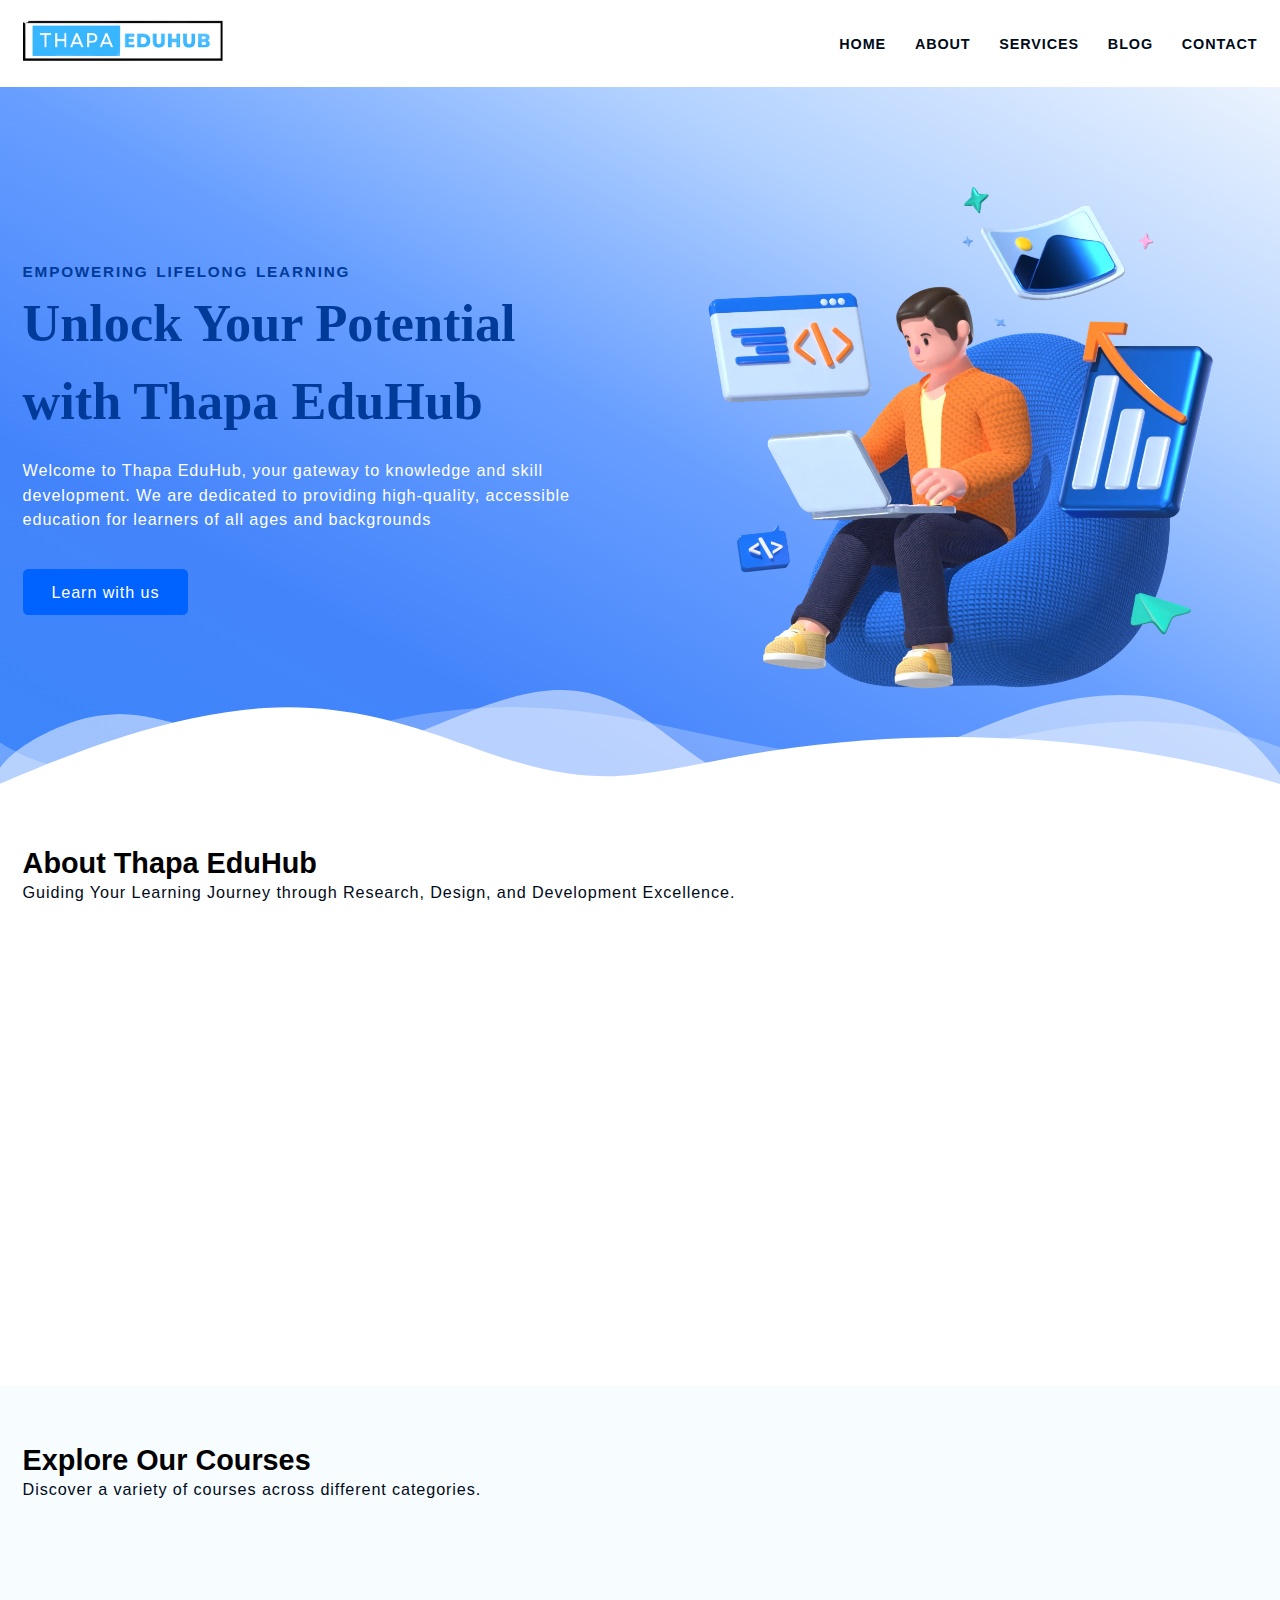
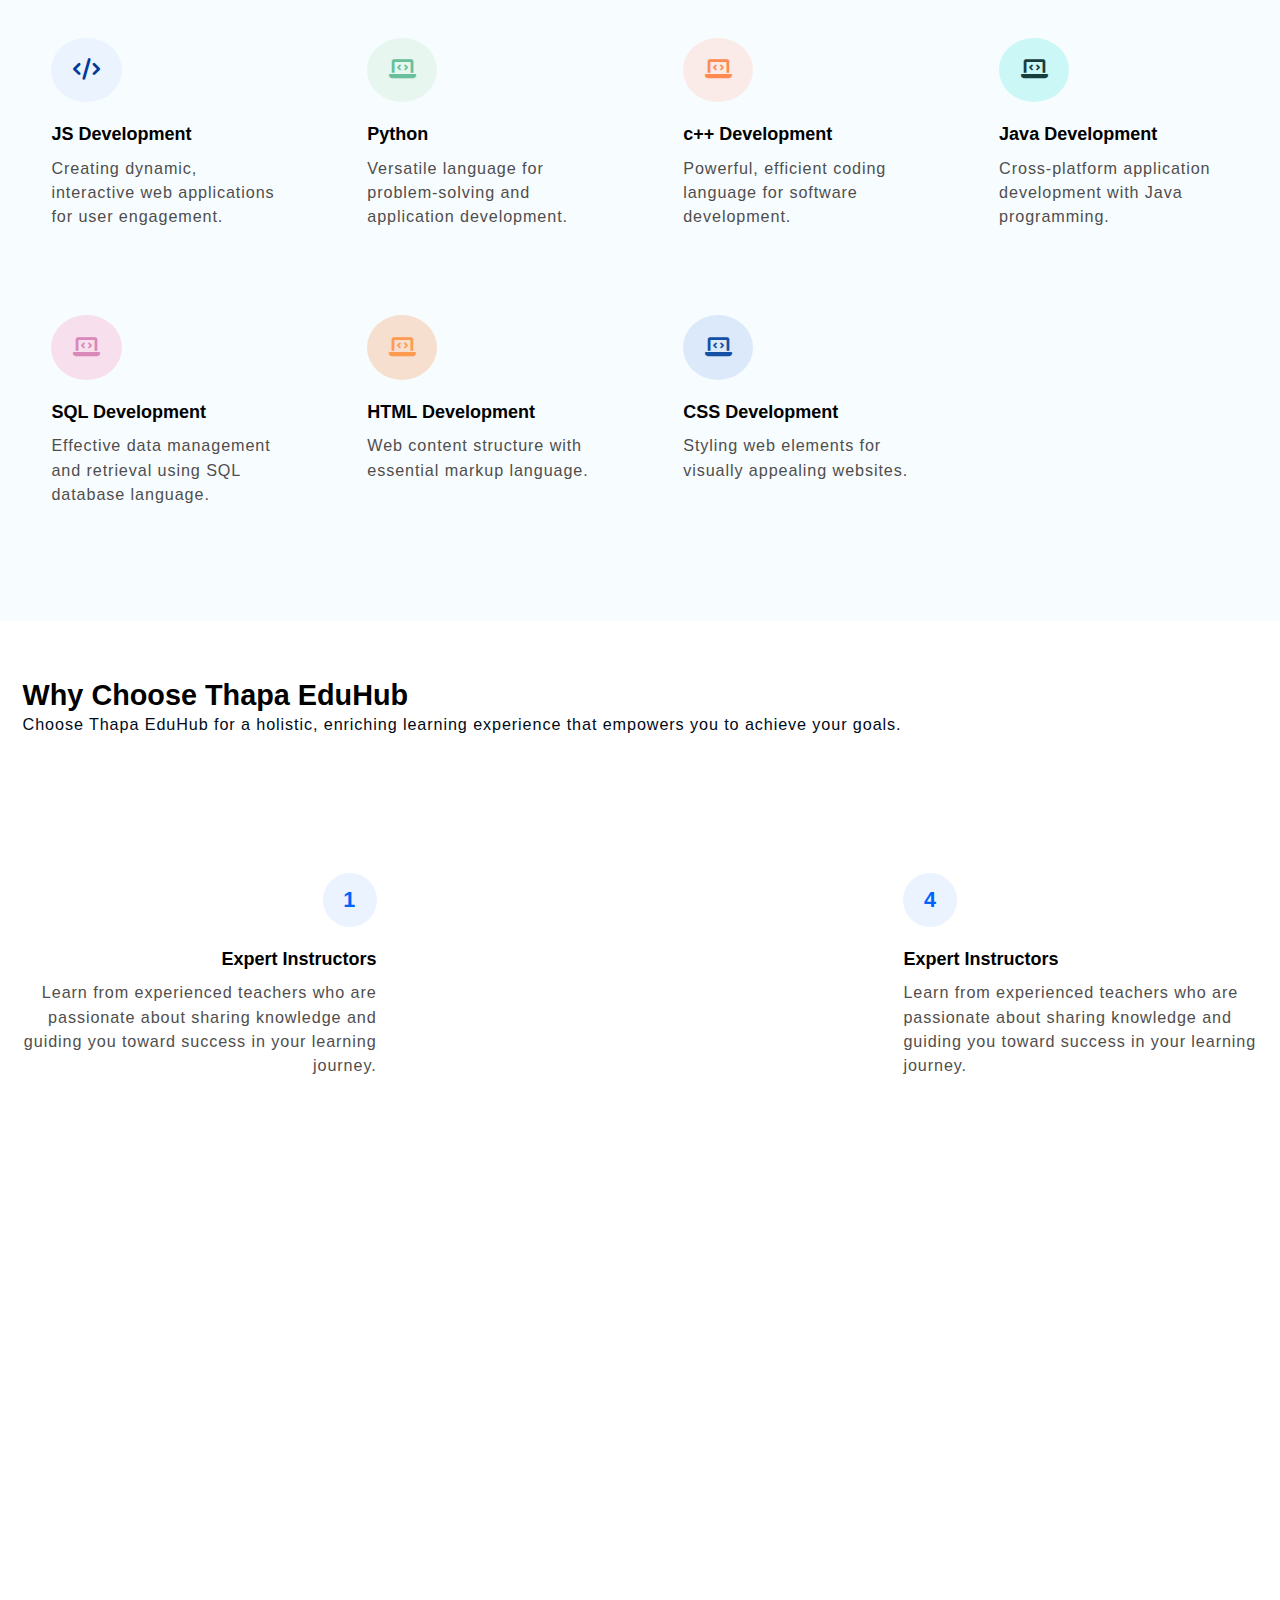
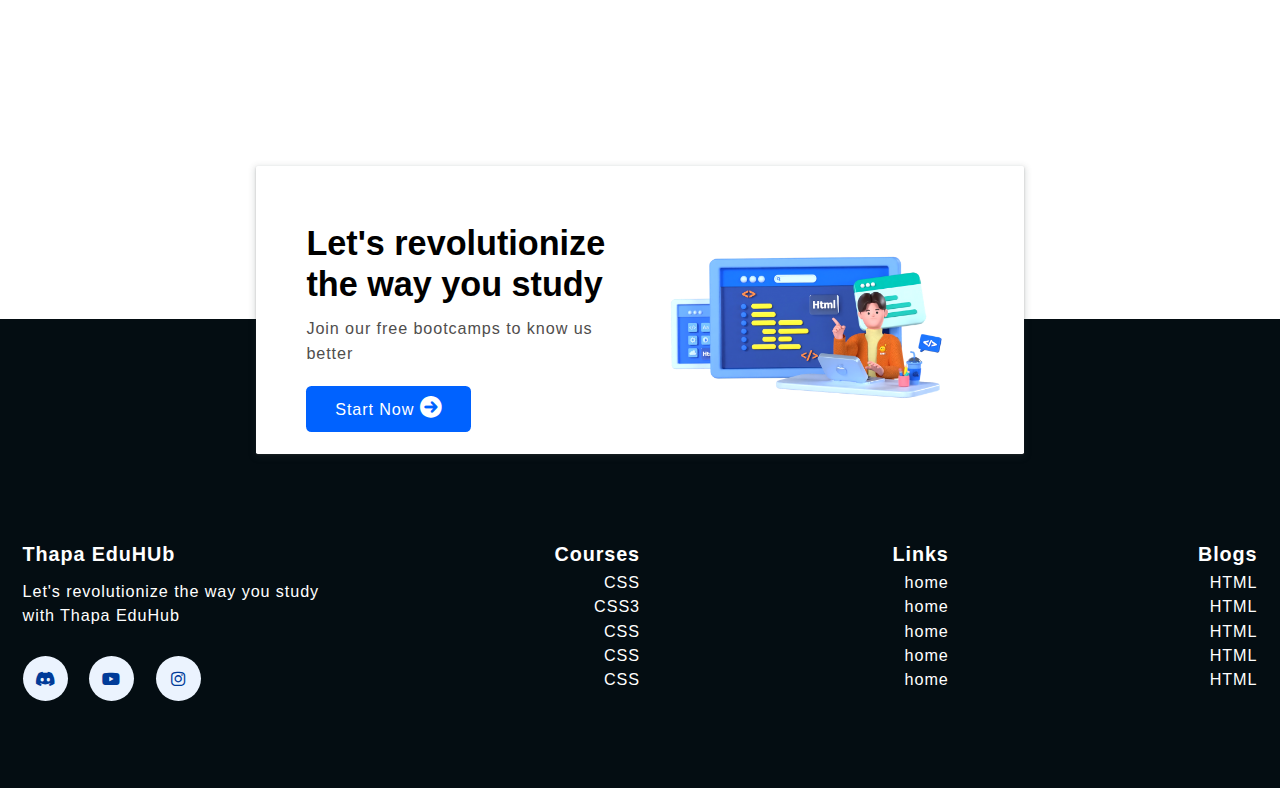
<file: eduhub/final_project/index.html>
<!DOCTYPE html>
<html lang="en">
  <head>
    <meta charset="UTF-8" />
    <meta name="viewport" content="width=device-width, initial-scale=1.0" />

    <meta name="description" content="Welcome to Thapa EduHub, your gateway to knowledge and skill development. We are dedicated to providing high-quality, accessible education for learners of all ages and backgrounds">

    <meta name="keywords" content="thapatechnical, htmlcourse, csscourse, mern">

    <meta name="robots" content="index, follow">

    <title>THAPA EDUHUB</title>
    <link
      rel="stylesheet"
      href="https://cdnjs.cloudflare.com/ajax/libs/font-awesome/6.0.0/css/all.min.css"
      integrity="sha512-9usAa10IRO0HhonpyAIVpjrylPvoDwiPUiKdWk5t3PyolY1cOd4DSE0Ga+ri4AuTroPR5aQvXU9xC6qOPnzFeg=="
      crossorigin="anonymous"
      referrerpolicy="no-referrer"
    />

    <link rel="stylesheet" href="https://unpkg.com/aos@next/dist/aos.css" />

    <link rel="stylesheet" href="css/style.css" />
  </head>
  <bod>
    <!-- ========== Start NAVBAR Section ========== -->
    <header class="section-navbar">
      <div class="container">
        <div class="navbar-brand">
          <a href="index.html">
            <img
              src="./images/logo.png"
              alt="my thapa eduhub logo"
              width="80%"
              height="auto"
            />
          </a>
        </div>
        <nav class="navbar">
          <ul>
            <li class="nav-item">
              <a class="nav-link" href="index.html"> home </a>
            </li>
            <li class="nav-item">
              <a class="nav-link" href="about.html"> about </a>
            </li>
            <li class="nav-item">
              <a class="nav-link" href="service.html"> services </a>
            </li>
            <li class="nav-item">
              <a class="nav-link" href="blog.html"> blog </a>
            </li>
            <li class="nav-item">
              <!-- <a class="nav-link" href="contact.html"> contact </a> -->
              <!-- section-contact--homepage -->
              <a class="nav-link" href="#section-contact--homepage"> contact </a>

            </li>
          </ul>
        </nav>
      </div>
    </header>

    <!-- ========== End NAVBAR Section ========== -->

    <!-- ========== Start HERO  Section ========== -->

    <main>
      <div class="section-hero">
        <div class="container grid grid-two--cols">
          <div class="section-hero--content">
            <p class="hero-subheading">EMPOWERING LIFELONG LEARNING</p>
            <h1 class="hero-heading">
              Unlock Your Potential with Thapa EduHub
            </h1>
            <p class="hero-para">
              Welcome to Thapa EduHub, your gateway to knowledge and skill
              development. We are dedicated to providing high-quality,
              accessible education for learners of all ages and backgrounds
            </p>
            <div class="hero-btn">
              <a href="services.html" class="btn btn-white">Learn with us</a>
            </div>
          </div>
          <div class="section-hero--image" data-aos="fade-up">
            <figure>
              <img
                src="./images/main-hero1.webp"
                alt="a 3d character doing coding stuff "
              />
            </figure>
          </div>
        </div>
      </div>

      <div class="custom-shape-divider-bottom-1696162272">
        <svg
          data-name="Layer 1"
          xmlns="http://www.w3.org/2000/svg"
          viewBox="0 0 1200 120"
          preserveAspectRatio="none"
        >
          <path
            d="M0,0V46.29c47.79,22.2,103.59,32.17,158,28,70.36-5.37,136.33-33.31,206.8-37.5C438.64,32.43,512.34,53.67,583,72.05c69.27,18,138.3,24.88,209.4,13.08,36.15-6,69.85-17.84,104.45-29.34C989.49,25,1113-14.29,1200,52.47V0Z"
            opacity=".25"
            class="shape-fill"
          ></path>
          <path
            d="M0,0V15.81C13,36.92,27.64,56.86,47.69,72.05,99.41,111.27,165,111,224.58,91.58c31.15-10.15,60.09-26.07,89.67-39.8,40.92-19,84.73-46,130.83-49.67,36.26-2.85,70.9,9.42,98.6,31.56,31.77,25.39,62.32,62,103.63,73,40.44,10.79,81.35-6.69,119.13-24.28s75.16-39,116.92-43.05c59.73-5.85,113.28,22.88,168.9,38.84,30.2,8.66,59,6.17,87.09-7.5,22.43-10.89,48-26.93,60.65-49.24V0Z"
            opacity=".5"
            class="shape-fill"
          ></path>
          <path
            d="M0,0V5.63C149.93,59,314.09,71.32,475.83,42.57c43-7.64,84.23-20.12,127.61-26.46,59-8.63,112.48,12.24,165.56,35.4C827.93,77.22,886,95.24,951.2,90c86.53-7,172.46-45.71,248.8-84.81V0Z"
            class="shape-fill"
          ></path>
        </svg>
      </div>
    </main>

    <!-- ========== End HERO  Section ========== -->

    <!-- ========== Start about Section ========== -->

    <section class="section-about">
      <div class="container">
        <h2 class="section-common-heading">About Thapa EduHub</h2>
        <p class="section-common-subheading">
          Guiding Your Learning Journey through Research, Design, and
          Development Excellence.
        </p>
      </div>

      <div class="container grid grid-three--cols">
        <div class="about-div" data-aos="fade-up">
          <div class="icon">
            <img src="images/research.png" alt="thapa eduhub research team" />
          </div>
          <h3 class="section-common--title">Research</h3>
          <p>
            We start by learning what you need. We look at what's new and
            exciting in learning and choose topics that match what you want to
            learn.
          </p>
        </div>

        <div class="about-div" data-aos="fade-up" data-aos-delay="300">
          <div class="icon">
            <img src="images/design.png" alt="thapa eduhub research team" />
          </div>
          <h3 class="section-common--title">Design</h3>
          <p>
            Next, we make the lessons. We make them fun and interesting for you.
            We make sure they work for different ways people like to learn.
          </p>
        </div>

        <div class="about-div" data-aos="fade-up" data-aos-delay="600">
          <div class="icon">
            <img src="images/Coding.png" alt="thapa eduhub research team" />
          </div>
          <h3 class="section-common--title">Development</h3>
          <p>
            After that, we turn the lessons into things you can use online. We
            use the latest tools to make sure they work well and make you happy.
          </p>
        </div>
      </div>
    </section>

    <!-- ========== End about Section ========== -->

    <!-- ========== Start courses Section ========== -->
    <section class="section-course">
      <div class="container">
        <h2 class="section-common-heading">Explore Our Courses</h2>
        <p class="section-common-subheading">
          Discover a variety of courses across different categories.
        </p>
      </div>

      <div class="container grid grid-four--cols">
        <div class="course-div">
          <div class="icon">
            <!-- <i class="fa-brands fa-js"></i> -->
            <i class="fa-solid fa-code"></i>
          </div>
          <h3 class="section-common--title">JS Development</h3>
          <p>
            Creating dynamic, interactive web applications for user engagement.
          </p>
        </div>

        <div class="course-div">
          <div class="icon"><i class="fa-solid fa-laptop-code"></i></div>
          <h3 class="section-common--title">Python</h3>
          <p>
            Versatile language for problem-solving and application development.
          </p>
        </div>

        <div class="course-div">
          <div class="icon"><i class="fa-solid fa-laptop-code"></i></div>
          <h3 class="section-common--title">c++ Development</h3>
          <p>Powerful, efficient coding language for software development.</p>
        </div>

        <div class="course-div">
          <div class="icon"><i class="fa-solid fa-laptop-code"></i></div>
          <h3 class="section-common--title">Java Development</h3>
          <p>Cross-platform application development with Java programming.</p>
        </div>

        <div class="course-div">
          <div class="icon"><i class="fa-solid fa-laptop-code"></i></div>
          <h3 class="section-common--title">SQL Development</h3>
          <p>
            Effective data management and retrieval using SQL database language.
          </p>
        </div>

        <div class="course-div">
          <div class="icon"><i class="fa-solid fa-laptop-code"></i></div>
          <h3 class="section-common--title">HTML Development</h3>
          <p>Web content structure with essential markup language.</p>
        </div>

        <div class="course-div">
          <div class="icon"><i class="fa-solid fa-laptop-code"></i></div>
          <h3 class="section-common--title">CSS Development</h3>
          <p>Styling web elements for visually appealing websites.</p>
        </div>
      </div>
    </section>

    <!-- ========== End courses Section ========== -->

    <!-- ========== Start why choose Section ========== -->
    <section class="section-why--choose">
      <div class="container">
        <h2 class="section-common-heading">Why Choose Thapa EduHub</h2>
        <p class="section-common-subheading">
          Choose Thapa EduHub for a holistic, enriching learning experience that empowers you to achieve your goals.
        </p>
      </div>

      <div class="container grid grid-three--cols">
          <div class="choose-left--div text-align--right">

            <div class="why-choose--div">
              <p class="common-text--highlight">1</p>
              <h3 class="section-common--title">Expert Instructors</h3>
              <p>
                Learn from experienced teachers who are passionate about sharing
                knowledge and guiding you toward success in your learning journey.
              </p>
            </div>

            <div
            class="why-choose--div"
            data-aos="zoom-in-up"
            data-aos-delay="300"
          >
            <p class="common-text--highlight">2</p>
            <h3 class="section-common--title">Interactive Lessons</h3>
            <p>
              Engage in hands-on learning experiences that make education fun
              and memorable. Interactive lessons encourage active participation
              and deeper understanding.
            </p>
          </div>

          <div
            class="why-choose--div"
            data-aos="zoom-in-up"
            data-aos-delay="600"
          >
            <p class="common-text--highlight">3</p>
            <h3 class="section-common--title">Lifelong Learning Support</h3>
            <p>
              Our commitment to your education doesn't end with a certificate.
              Receive ongoing support and resources for continuous learning and
              growth.
            </p>
          </div>

          </div>

          <!--? center part of image  -->

          <div class="choose-center--div" data-aos="zoom-in">
            <figure>
              <img src="./images/mobile.png" alt="thapa technical offical new website ">
            </figure>
          </div>

          <!--? right side the contetn  -->
          <div class="choose-right--div text-align--left">

            <div class="why-choose--div">
              <p class="common-text--highlight">4</p>
              <h3 class="section-common--title">Expert Instructors</h3>
              <p>
                Learn from experienced teachers who are passionate about sharing
                knowledge and guiding you toward success in your learning journey.
              </p>
            </div>

            <div
            class="why-choose--div text-align--left"
            data-aos="zoom-in-up"
            data-aos-delay="300"
          >
            <p class="common-text--highlight">5</p>
            <h3 class="section-common--title">Lifelong Learning Support</h3>
            <p>
              Our commitment to your education doesn't end with a certificate.
              Receive ongoing support and resources for continuous learning and
              growth.
            </p>
          </div>

          <div
            class="why-choose--div text-align--left"
            data-aos="zoom-in-up"
            data-aos-delay="600"
          >
            <p class="common-text--highlight">6</p>
            <h3 class="section-common--title">Lifelong Learning Support</h3>
            <p>
              Our commitment to your education doesn't end with a certificate.
              Receive ongoing support and resources for continuous learning and
              growth.
            </p>
          </div>

          </div>
      </div>
      </section>
      

    <!-- ========== End why choose Section ========== -->
      <!-- ========== Start contact home Section ========== -->

    <div class="section-contact--homepage" id="section-contact--homepage">
      <div class="container grid grid-two--cols">
        <div class="contact-content">
          <h2 class="contact-title">Let's revolutionize the way you study</h2>
          <p>Join our free bootcamps to know us better</p>
          <div class="btn">
            <a href="contact.html">
              start now <i class="fa-solid fa-arrow-circle-right"></i>
            </a>
          </div>
        </div>
        <div class="contact-image">
          <img src="images/main.png" alt="a guy doing coding">
        </div>
      </div>
    </div>
    
    <!-- ========== End contact home Section ========== -->

    <!-- ========== Start   FOOTER Section ========== -->

    <footer>
      <div class="container grid grid-four--cols">
        <div class="footer-1--div">
          <div class="logo-brand">
            <a href="index.html" class="footer-subheading">Thapa EduHUb</a>
          </div>
          <p>Let's revolutionize the way you study with Thapa EduHub</p>
       

        <div class="social-footer--icons">
          <a href="https://discord.gg/fDuFEXfyyH" target="_blank" alt="my discord server link" >
            <i class="fa-brands fa-discord"></i>
            </a>
            <a href="https://www.youtube.com/thapatechnical" target="_blank" alt="my youtube channel link" >
              <i class="fa-brands fa-youtube"></i>
            </a>
            <a href="https://www.instagram.com/thapatechnical/" target="_blank" alt="my instagram profile link" >
              <i class="fa-brands fa-instagram"></i>
            </a>
        </div>

      </div>

      <div class="footer-2--div">
        <p class="footer-subheading">  Courses </p>
          <ul>
            <li> <a href="index.html"> CSS </a> </li>
            <li> <a href="index.html"> CSS3 </a> </li>
            <li> <a href="index.html"> CSS </a> </li>
            <li> <a href="index.html"> CSS </a> </li>
            <li> <a href="index.html"> CSS </a> </li>
          </ul>
      
      </div>


      <div class="footer-3--div">
        <p class="footer-subheading"> Links  </p>
          <ul>
            <li> <a href="index.html"> home </a> </li>
            <li> <a href="index.html"> home </a> </li>
            <li> <a href="index.html"> home </a> </li>
            <li> <a href="index.html"> home </a> </li>
            <li> <a href="index.html"> home </a> </li>
          </ul>
      
      </div>

      <div class="footer-4--div">
        <p class="footer-subheading"> Blogs </p>
          <ul>
            <li> <a href="index.html"> HTML </a> </li>
            <li> <a href="index.html"> HTML </a> </li>
            <li> <a href="index.html"> HTML </a> </li>
            <li> <a href="index.html"> HTML </a> </li>
            <li> <a href="index.html"> HTML </a> </li>
          </ul>
       
      </div>

      </div>
    </footer>

    
    <!-- ========== End   FOOTER Section ========== -->

    <script src="https://unpkg.com/aos@next/dist/aos.js"></script>
    <script>
      AOS.init();
    </script>
  </body>
</html>
</file>
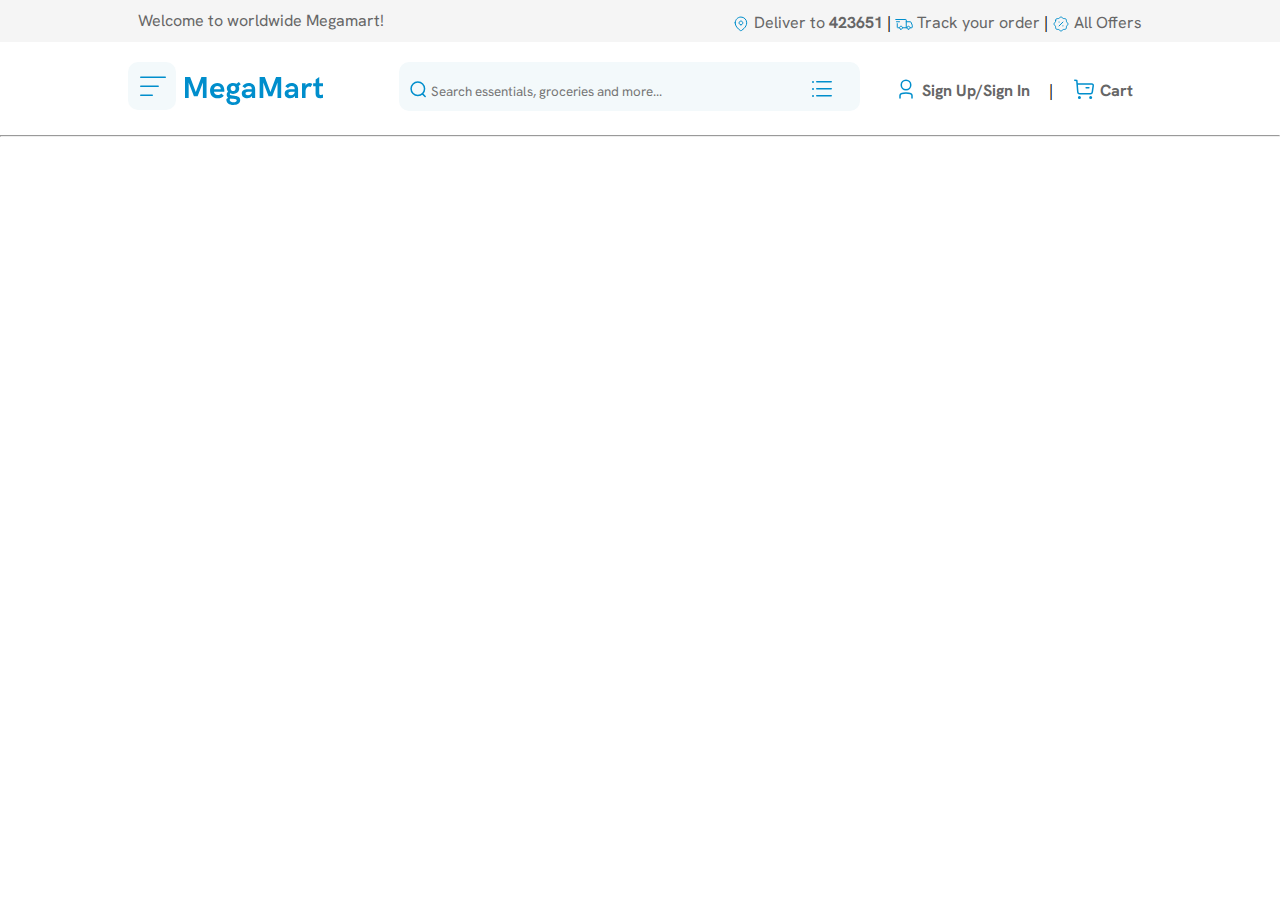
<file: Ecommerce/website.html>
<!DOCTYPE html>
<html lang="en">
<head>
    <meta charset="UTF-8">
    <meta name="viewport" content="width=device-width, initial-scale=1.0">
    <title>Document</title>
    <link rel="stylesheet" href="newstyle.css">
</head>
<body>
    <div class="top-content">
        <div class="container">
            <div class="heading">Welcome to worldwide Megamart!</div>
            <div class="top-list">
                <ul>
                    <li>
                        <a href="#">
                            <img class="icon" src="./assets/Location.svg" alt="location-svg">
                            Deliver to <strong>423651</strong>
                        </a>
                    </li>
                    <li> | </li>
                    <li>
                        <a href="#">
                            <img class="icon" src="./assets/iconoir_delivery-truck.svg" alt="delivery-svg">
                            Track your order
                        </a>
                    </li>
                    <li> | </li>
                    <li>
                        <a href="#">
                            <img class="icon" src="./assets/Discount.svg" alt="discount-svg">
                            All Offers
                        </a>
                    </li>
                </ul>
            </div>
        </div>
    </div>
    <div class="mid-content">
        <div class="container">
            <div class="logo-container">
                <img src="./assets/Group 2.svg">
                <img class="megamart" src="./assets/MegaMart1.svg">
            </div>
            <div class="search-container">
                <div class="search-bar">
                    <div class="search-form">
                        <img class="search-icon" src="./assets/Search.svg">
                        <input type="text" placeholder="Search essentials, groceries and more...">
                        <img class="icon" src="./assets/list.svg">
                    </div>   
                </div>
                <div class="signup">
                    <a href="#">
                        <img class="icon" src="./assets/user.svg">
                        <span><strong>Sign Up/Sign In</strong></span>
                    </a>                     
                </div>
                |
                <div class="cart">
                    <a href="#">
                        <img class="icon" src="./assets/Buy.svg">
                        <strong>Cart</strong>
                    </a>                     
                </div>
            </div>
        </div>
    </div>
    <hr>
</body>
</html>
</file>
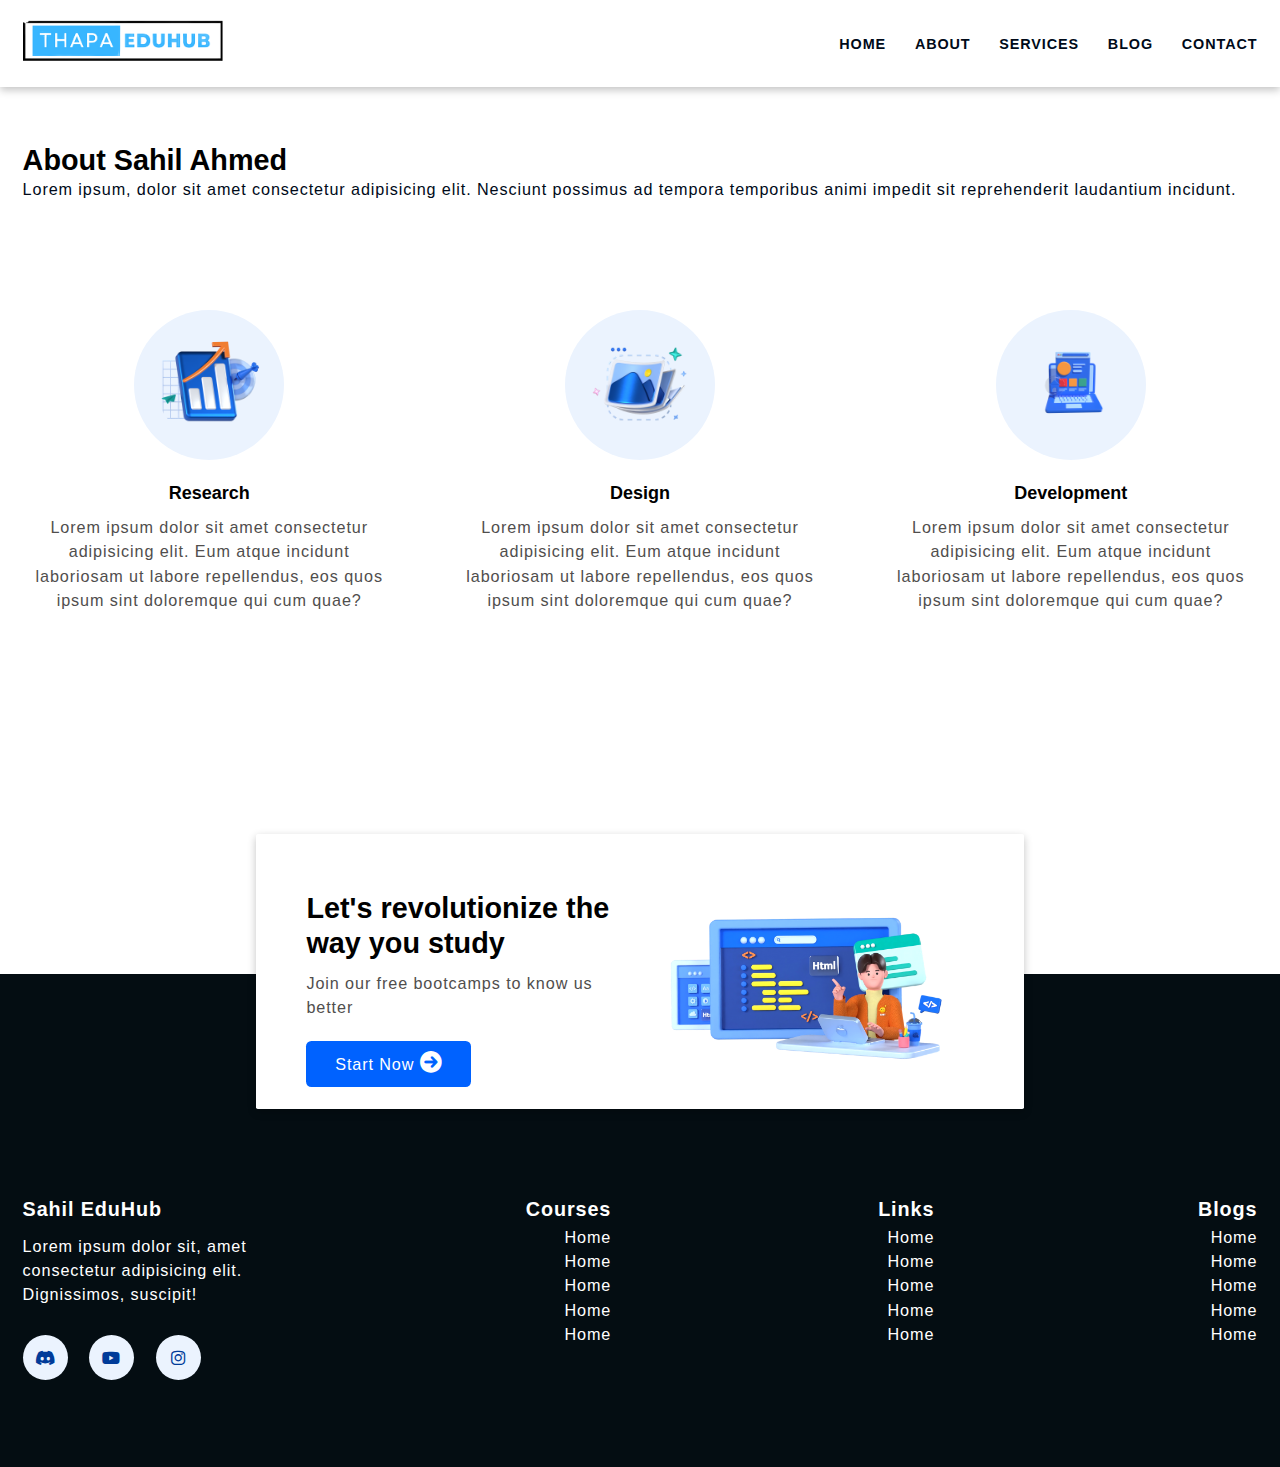
<file: eduhub/about.html>
<!DOCTYPE html>
<html lang="en">
<head>
    <meta charset="UTF-8">
    <meta name="viewport" content="width=device-width, initial-scale=1.0">
    <title>EduHub</title>
    <link
      rel="stylesheet"
      href="https://cdnjs.cloudflare.com/ajax/libs/font-awesome/6.0.0/css/all.min.css"
      integrity="sha512-9usAa10IRO0HhonpyAIVpjrylPvoDwiPUiKdWk5t3PyolY1cOd4DSE0Ga+ri4AuTroPR5aQvXU9xC6qOPnzFeg=="
      crossorigin="anonymous"
      referrerpolicy="no-referrer"
    />
    <link rel="stylesheet" href="style.css">
</head>
<body>
    <header class="section-navbar">
        <div class="container">
            <div class="navbar-brand">
                <a href="index.html">
                    <img src="./images/logo.png" width="80%" height="auto">
                </a>
            </div>
            <div class="navbar">
                <ul>
                    <li class="nav-item">
                        <a class="nav-link" href="index.html">Home</a> 
                    </li>
                    <li class="nav-item">
                        <a class="nav-link" href="about.html">About</a> 
                    </li>
                    <li class="nav-item">
                        <a class="nav-link" href="courses.html">Services</a> 
                    </li>
                    <li class="nav-item">
                        <a class="nav-link" href="blog.html">Blog</a> 
                    </li>
                    <li class="nav-item">
                        <a class="nav-link" href="contact.html">Contact</a> 
                    </li>
                </ul>
            </div>
        </div>
    </header>

    <section class="about">
        <div class="container">
            <h2 class="section-common-heading">
                About Sahil Ahmed
            </h2>
            <p class="section-common-subheadding">
                Lorem ipsum, dolor sit amet consectetur adipisicing elit. Nesciunt possimus ad tempora temporibus animi impedit sit reprehenderit laudantium incidunt.
            </p>
        </div>
        <div class="container grid grid-three--cols">
            <div class="about-div">
                <div class="icon">
                    <img src="./images/research.png" alt="research">
                </div>
                <h3 class="common-title">Research</h3>
                <p>Lorem ipsum dolor sit amet consectetur adipisicing elit. Eum atque incidunt laboriosam ut labore repellendus, eos quos ipsum sint doloremque qui cum quae?</p>
            </div>
            <div class="about-div">
                <div class="icon">
                    <img src="./images/design.png" alt="research">
                </div>
                <h3 class="common-title">Design</h3>
                <p>Lorem ipsum dolor sit amet consectetur adipisicing elit. Eum atque incidunt laboriosam ut labore repellendus, eos quos ipsum sint doloremque qui cum quae?</p>
            </div>
            <div class="about-div">
                <div class="icon">
                    <img src="./images/dev.png" alt="research">
                </div>
                <h3 class="common-title">Development</h3>
                <p>Lorem ipsum dolor sit amet consectetur adipisicing elit. Eum atque incidunt laboriosam ut labore repellendus, eos quos ipsum sint doloremque qui cum quae?</p>
            </div>
        </div>
    </section>

    <div class="section-contact--homepage" id="section-contact--homepage">
        <div class="container grid grid-two--cols">
          <div class="contact-content">
            <h2 class="contact-title">Let's revolutionize the way you study</h2>
            <p>Join our free bootcamps to know us better</p>
            <div class="btn">
              <a href="contact.html">
                start now <i class="fa-solid fa-arrow-circle-right"></i>
              </a>
            </div>
          </div>
          <div class="contact-image">
            <img src="images/main.png" alt="a guy doing coding">
          </div>
        </div>
    </div>

    <footer>
        <div class="container grid grid-four--cols">
            <div class="footer-1--div">
                <div class="logo-brand">
                    <a href="index.html" class="footer-subheading">Sahil EduHub</a>
                </div>
                <p>Lorem ipsum dolor sit, amet consectetur adipisicing elit. Dignissimos, suscipit!</p>
                <div class="social-footer--icons">
                    <a href="#" target="_blank">
                        <i class="fa-brands fa-discord"></i>
                    </a>
                    <a href="#" target="_blank">
                        <i class="fa-brands fa-youtube"></i>
                    </a>
                    <a href="#" target="_blank">
                        <i class="fa-brands fa-instagram"></i>
                    </a>
                </div>
            </div>
            <div class="footer-2--div">
                <p class="footer-subheading">Courses</p>
                <ul>
                    <li><a href="index.html">Home</a></li>
                    <li><a href="index.html">Home</a></li>
                    <li><a href="index.html">Home</a></li>
                    <li><a href="index.html">Home</a></li>
                    <li><a href="index.html">Home</a></li>
                </ul>
            </div>
            <div class="footer-3--div">
                <p class="footer-subheading">Links</p>
                <ul>
                    <li><a href="index.html">Home</a></li>
                    <li><a href="index.html">Home</a></li>
                    <li><a href="index.html">Home</a></li>
                    <li><a href="index.html">Home</a></li>
                    <li><a href="index.html">Home</a></li>
                </ul>
            </div>
            <div class="footer-4--div">
                <p class="footer-subheading">Blogs</p>
                <ul>
                    <li><a href="index.html">Home</a></li>
                    <li><a href="index.html">Home</a></li>
                    <li><a href="index.html">Home</a></li>
                    <li><a href="index.html">Home</a></li>
                    <li><a href="index.html">Home</a></li>
                </ul>
            </div>
        </div>
    </footer>

</body>
</html>
</file>
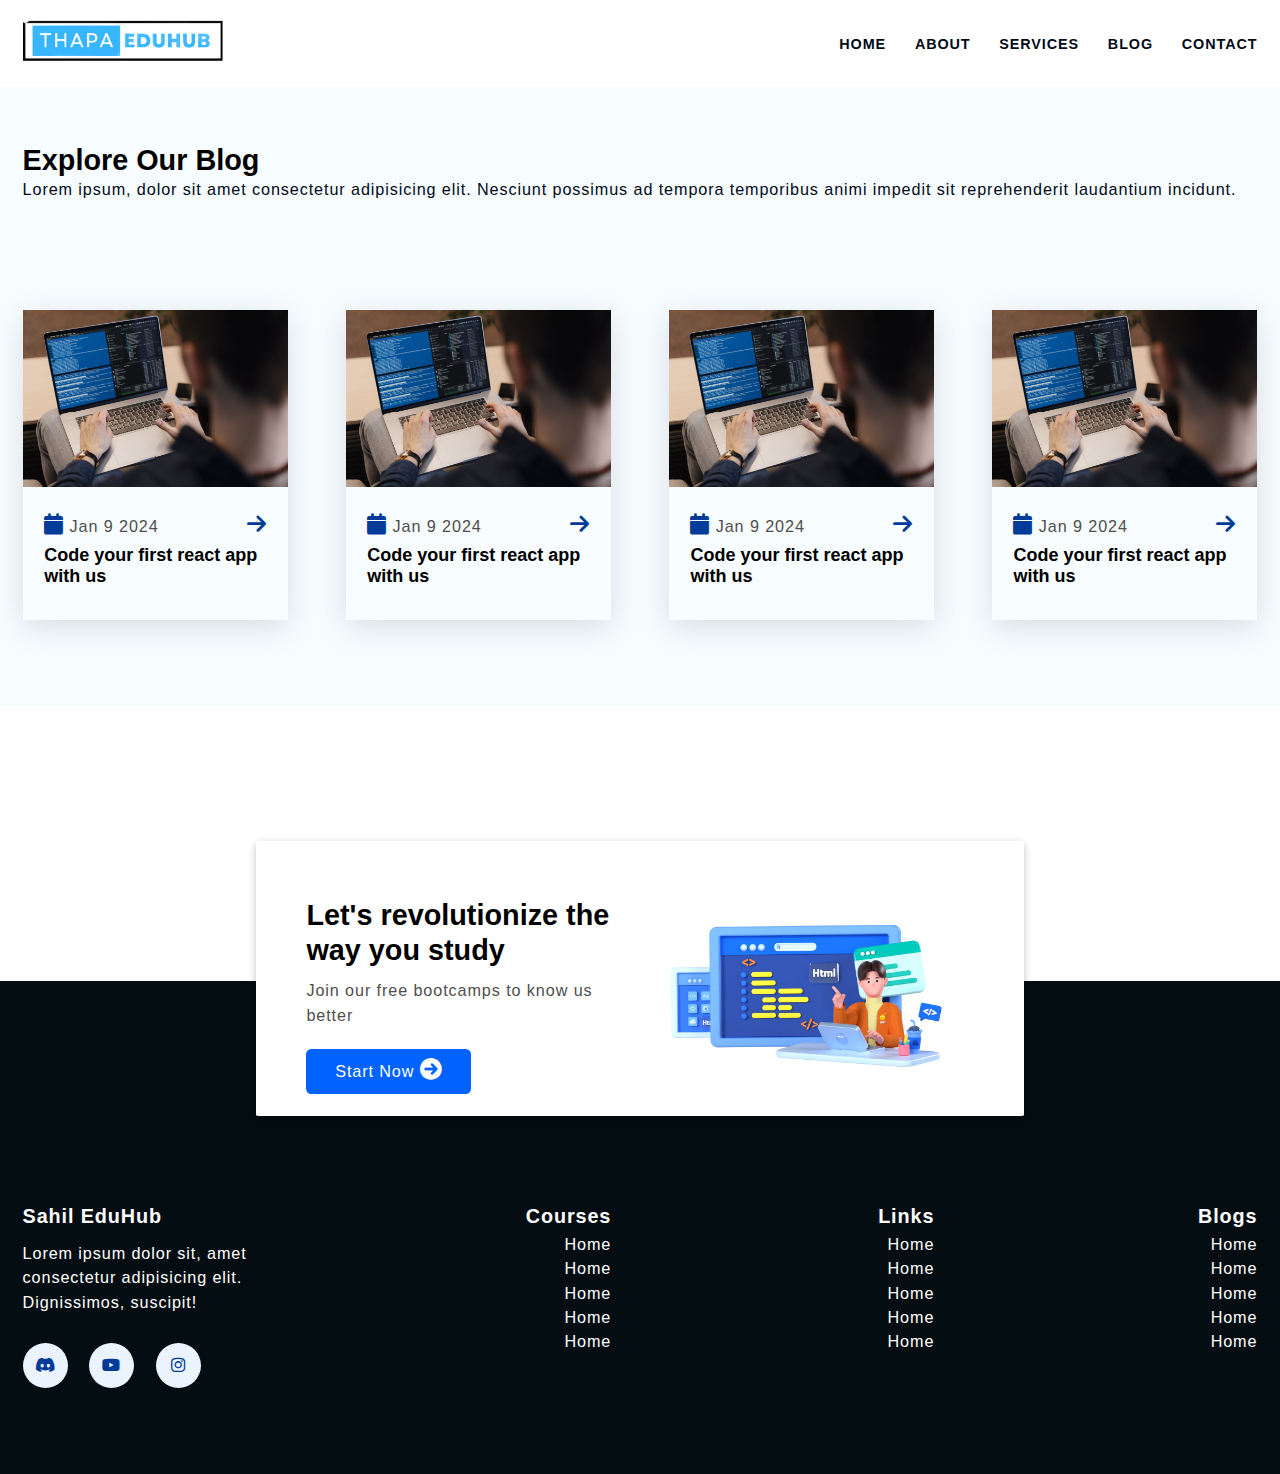
<file: eduhub/blog.html>
<!DOCTYPE html>
<html lang="en">
<head>
    <meta charset="UTF-8">
    <meta name="viewport" content="width=device-width, initial-scale=1.0">
    <title>EduHub</title>
    <link
      rel="stylesheet"
      href="https://cdnjs.cloudflare.com/ajax/libs/font-awesome/6.0.0/css/all.min.css"
      integrity="sha512-9usAa10IRO0HhonpyAIVpjrylPvoDwiPUiKdWk5t3PyolY1cOd4DSE0Ga+ri4AuTroPR5aQvXU9xC6qOPnzFeg=="
      crossorigin="anonymous"
      referrerpolicy="no-referrer"
    />
    <link rel="stylesheet" href="style.css">
</head>
<body>
    <header class="section-navbar">
        <div class="container">
            <div class="navbar-brand">
                <a href="index.html">
                    <img src="./images/logo.png" width="80%" height="auto">
                </a>
            </div>
            <div class="navbar">
                <ul>
                    <li class="nav-item">
                        <a class="nav-link" href="index.html">Home</a> 
                    </li>
                    <li class="nav-item">
                        <a class="nav-link" href="about.html">About</a> 
                    </li>
                    <li class="nav-item">
                        <a class="nav-link" href="courses.html">Services</a> 
                    </li>
                    <li class="nav-item">
                        <a class="nav-link" href="blog.html">Blog</a> 
                    </li>
                    <li class="nav-item">
                        <a class="nav-link" href="contact.html">Contact</a> 
                    </li>
                </ul>
            </div>
        </div>
    </header>

    <div class="section-blog">
        <div class="container">
            <h2 class="section-common-heading">
                Explore our Blog
            </h2>
            <p class="section-common-subheadding">
                Lorem ipsum, dolor sit amet consectetur adipisicing elit. Nesciunt possimus ad tempora temporibus animi impedit sit reprehenderit laudantium incidunt.
            </p>
        </div>

        <div class="container grid grid-four--cols">
            <div class="blog">
                <figure>
                    <img src="./images/blog.jpg" alt="a guy coding">
                </figure>
                <div class="blog-content">
                    <div class="blog-date">
                        <p> <i class="fa-calendar fa-solid"></i> Jan 9 2024</p>
                        <p> <i class="fa-arrow-right fa-solid"></i></p>
                    </div>
                    <h3 class="common-title">
                        Code your first react app with us
                    </h3>
                </div>
            </div>

            <div class="blog">
                <figure>
                    <img src="./images/blog.jpg" alt="a guy coding">
                </figure>
                <div class="blog-content">
                    <div class="blog-date">
                        <p> <i class="fa-calendar fa-solid"></i> Jan 9 2024</p>
                        <p> <i class="fa-arrow-right fa-solid"></i></p>
                    </div>
                    <h3 class="common-title">
                        Code your first react app with us
                    </h3>
                </div>
            </div>

            <div class="blog">
                <figure>
                    <img src="./images/blog.jpg" alt="a guy coding">
                </figure>
                <div class="blog-content">
                    <div class="blog-date">
                        <p> <i class="fa-calendar fa-solid"></i> Jan 9 2024</p>
                        <p> <i class="fa-arrow-right fa-solid"></i></p>
                    </div>
                    <h3 class="common-title">
                        Code your first react app with us
                    </h3>
                </div>
            </div>

            <div class="blog">
                <figure>
                    <img src="./images/blog.jpg" alt="a guy coding">
                </figure>
                <div class="blog-content">
                    <div class="blog-date">
                        <p> <i class="fa-calendar fa-solid"></i> Jan 9 2024</p>
                        <p> <i class="fa-arrow-right fa-solid"></i></p>
                    </div>
                    <h3 class="common-title">
                        Code your first react app with us
                    </h3>
                </div>
            </div>
        </div>
    </div>

    <div class="section-contact--homepage" id="section-contact--homepage">
        <div class="container grid grid-two--cols">
          <div class="contact-content">
            <h2 class="contact-title">Let's revolutionize the way you study</h2>
            <p>Join our free bootcamps to know us better</p>
            <div class="btn">
              <a href="contact.html">
                start now <i class="fa-solid fa-arrow-circle-right"></i>
              </a>
            </div>
          </div>
          <div class="contact-image">
            <img src="images/main.png" alt="a guy doing coding">
          </div>
        </div>
    </div>

    <footer>
        <div class="container grid grid-four--cols">
            <div class="footer-1--div">
                <div class="logo-brand">
                    <a href="index.html" class="footer-subheading">Sahil EduHub</a>
                </div>
                <p>Lorem ipsum dolor sit, amet consectetur adipisicing elit. Dignissimos, suscipit!</p>
                <div class="social-footer--icons">
                    <a href="#" target="_blank">
                        <i class="fa-brands fa-discord"></i>
                    </a>
                    <a href="#" target="_blank">
                        <i class="fa-brands fa-youtube"></i>
                    </a>
                    <a href="#" target="_blank">
                        <i class="fa-brands fa-instagram"></i>
                    </a>
                </div>
            </div>
            <div class="footer-2--div">
                <p class="footer-subheading">Courses</p>
                <ul>
                    <li><a href="index.html">Home</a></li>
                    <li><a href="index.html">Home</a></li>
                    <li><a href="index.html">Home</a></li>
                    <li><a href="index.html">Home</a></li>
                    <li><a href="index.html">Home</a></li>
                </ul>
            </div>
            <div class="footer-3--div">
                <p class="footer-subheading">Links</p>
                <ul>
                    <li><a href="index.html">Home</a></li>
                    <li><a href="index.html">Home</a></li>
                    <li><a href="index.html">Home</a></li>
                    <li><a href="index.html">Home</a></li>
                    <li><a href="index.html">Home</a></li>
                </ul>
            </div>
            <div class="footer-4--div">
                <p class="footer-subheading">Blogs</p>
                <ul>
                    <li><a href="index.html">Home</a></li>
                    <li><a href="index.html">Home</a></li>
                    <li><a href="index.html">Home</a></li>
                    <li><a href="index.html">Home</a></li>
                    <li><a href="index.html">Home</a></li>
                </ul>
            </div>
        </div>
    </footer>

</body>
</html>
</file>
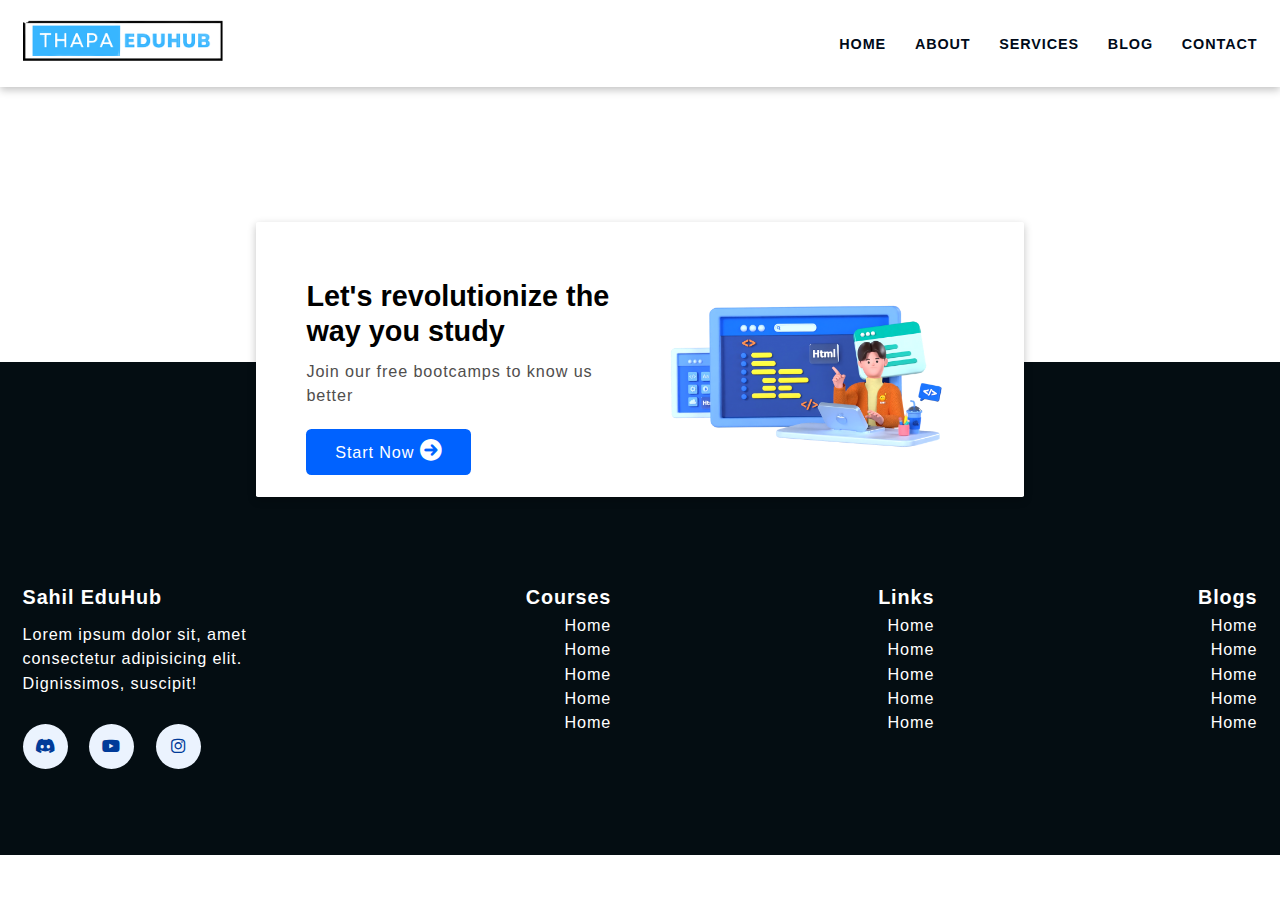
<file: eduhub/contact.html>
<!DOCTYPE html>
<html lang="en">
<head>
    <meta charset="UTF-8">
    <meta name="viewport" content="width=device-width, initial-scale=1.0">
    <title>EduHub</title>
    <link
      rel="stylesheet"
      href="https://cdnjs.cloudflare.com/ajax/libs/font-awesome/6.0.0/css/all.min.css"
      integrity="sha512-9usAa10IRO0HhonpyAIVpjrylPvoDwiPUiKdWk5t3PyolY1cOd4DSE0Ga+ri4AuTroPR5aQvXU9xC6qOPnzFeg=="
      crossorigin="anonymous"
      referrerpolicy="no-referrer"
    />
    <link rel="stylesheet" href="style.css">
</head>
<body>

    <header class="section-navbar">
        <div class="container">
            <div class="navbar-brand">
                <a href="index.html">
                    <img src="./images/logo.png" width="80%" height="auto">
                </a>
            </div>
            <div class="navbar">
                <ul>
                    <li class="nav-item">
                        <a class="nav-link" href="index.html">Home</a> 
                    </li>
                    <li class="nav-item">
                        <a class="nav-link" href="about.html">About</a> 
                    </li>
                    <li class="nav-item">
                        <a class="nav-link" href="courses.html">Services</a> 
                    </li>
                    <li class="nav-item">
                        <a class="nav-link" href="blog.html">Blog</a> 
                    </li>
                    <li class="nav-item">
                        <a class="nav-link" href="contact.html">Contact</a> 
                    </li>
                </ul>
            </div>
        </div>
    </header>

    <div class="section-contact--homepage" id="section-contact--homepage">
        <div class="container grid grid-two--cols">
          <div class="contact-content">
            <h2 class="contact-title">Let's revolutionize the way you study</h2>
            <p>Join our free bootcamps to know us better</p>
            <div class="btn">
              <a href="contact.html">
                start now <i class="fa-solid fa-arrow-circle-right"></i>
              </a>
            </div>
          </div>
          <div class="contact-image">
            <img src="images/main.png" alt="a guy doing coding">
          </div>
        </div>
    </div>

    <footer>
        <div class="container grid grid-four--cols">
            <div class="footer-1--div">
                <div class="logo-brand">
                    <a href="index.html" class="footer-subheading">Sahil EduHub</a>
                </div>
                <p>Lorem ipsum dolor sit, amet consectetur adipisicing elit. Dignissimos, suscipit!</p>
                <div class="social-footer--icons">
                    <a href="#" target="_blank">
                        <i class="fa-brands fa-discord"></i>
                    </a>
                    <a href="#" target="_blank">
                        <i class="fa-brands fa-youtube"></i>
                    </a>
                    <a href="#" target="_blank">
                        <i class="fa-brands fa-instagram"></i>
                    </a>
                </div>
            </div>
            <div class="footer-2--div">
                <p class="footer-subheading">Courses</p>
                <ul>
                    <li><a href="index.html">Home</a></li>
                    <li><a href="index.html">Home</a></li>
                    <li><a href="index.html">Home</a></li>
                    <li><a href="index.html">Home</a></li>
                    <li><a href="index.html">Home</a></li>
                </ul>
            </div>
            <div class="footer-3--div">
                <p class="footer-subheading">Links</p>
                <ul>
                    <li><a href="index.html">Home</a></li>
                    <li><a href="index.html">Home</a></li>
                    <li><a href="index.html">Home</a></li>
                    <li><a href="index.html">Home</a></li>
                    <li><a href="index.html">Home</a></li>
                </ul>
            </div>
            <div class="footer-4--div">
                <p class="footer-subheading">Blogs</p>
                <ul>
                    <li><a href="index.html">Home</a></li>
                    <li><a href="index.html">Home</a></li>
                    <li><a href="index.html">Home</a></li>
                    <li><a href="index.html">Home</a></li>
                    <li><a href="index.html">Home</a></li>
                </ul>
            </div>
        </div>
    </footer>

</body>
</html>
</file>
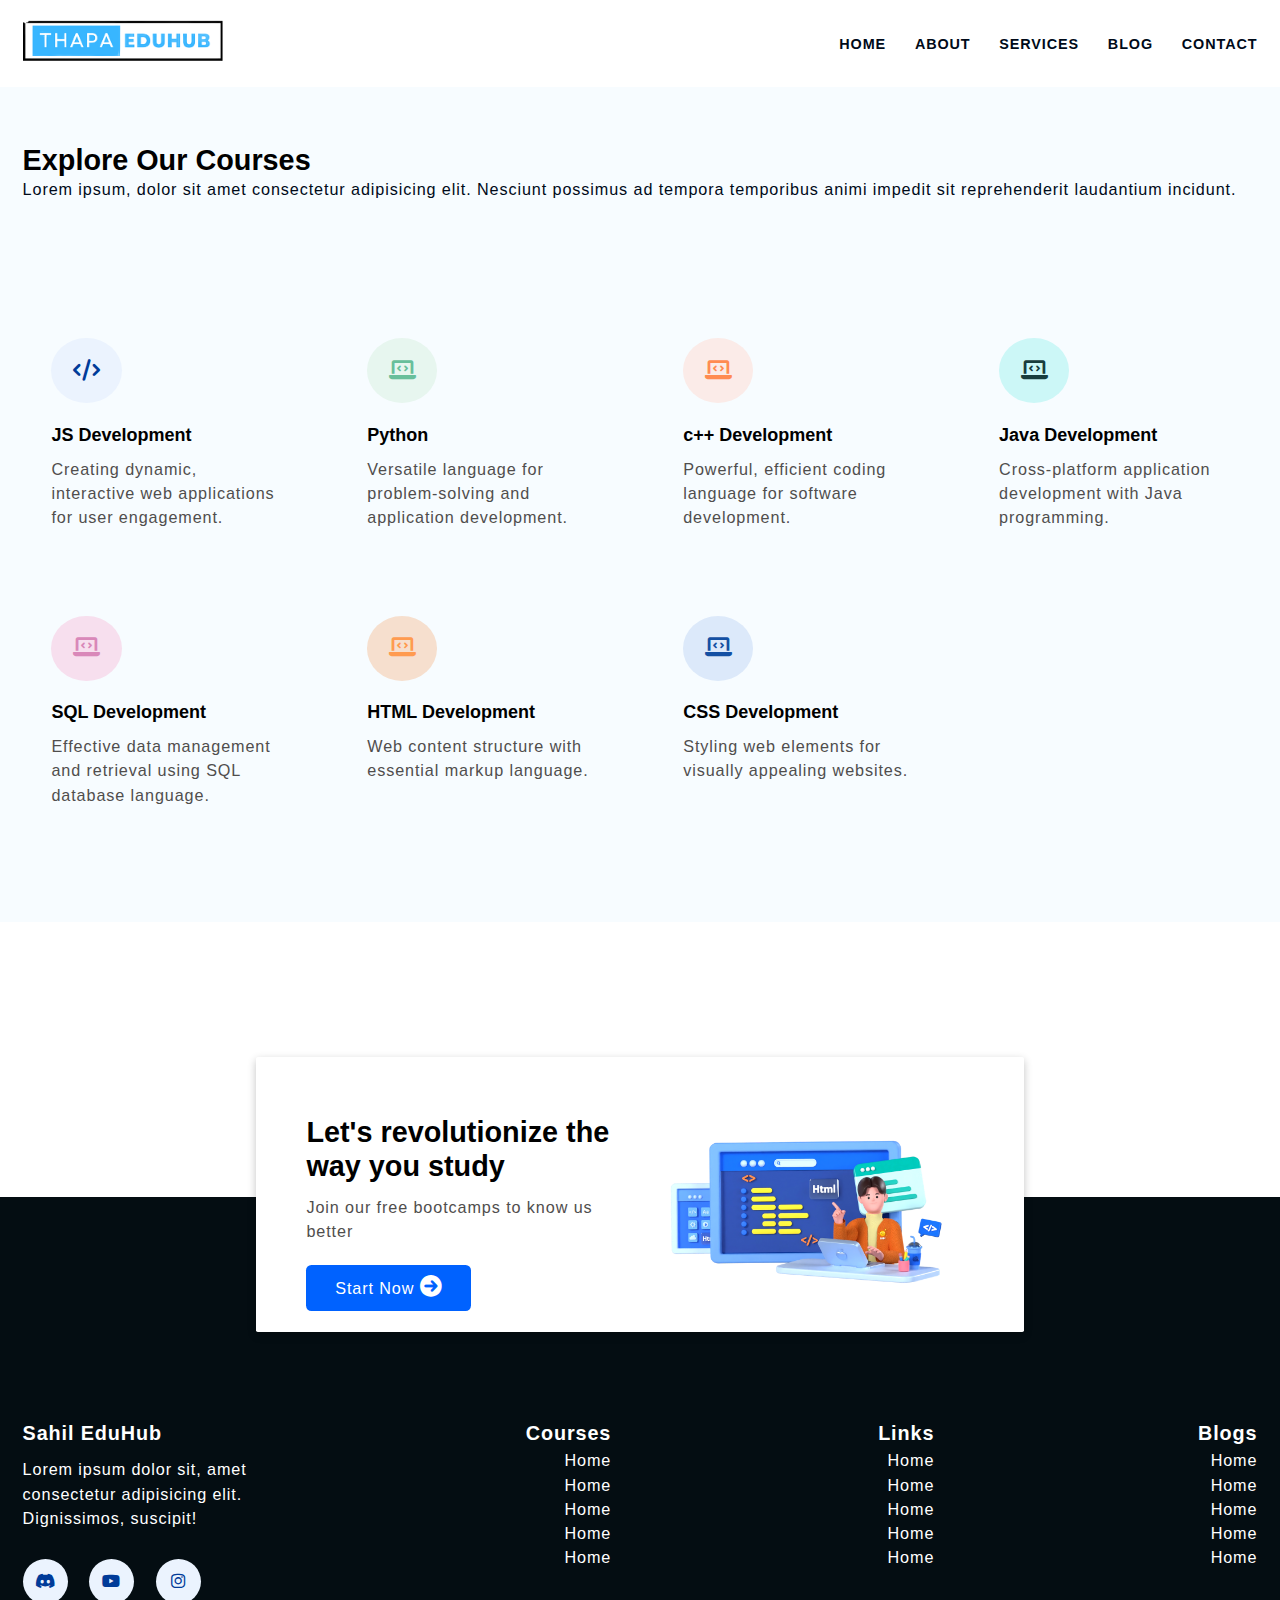
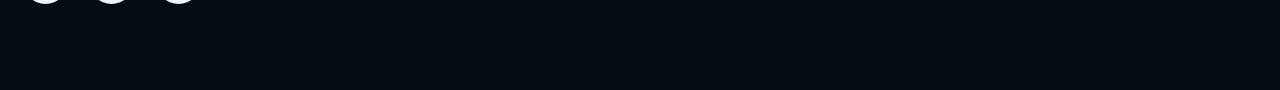
<file: eduhub/courses.html>
<!DOCTYPE html>
<html lang="en">
<head>
    <meta charset="UTF-8">
    <meta name="viewport" content="width=device-width, initial-scale=1.0">
    <title>EduHub</title>
    <link
      rel="stylesheet"
      href="https://cdnjs.cloudflare.com/ajax/libs/font-awesome/6.0.0/css/all.min.css"
      integrity="sha512-9usAa10IRO0HhonpyAIVpjrylPvoDwiPUiKdWk5t3PyolY1cOd4DSE0Ga+ri4AuTroPR5aQvXU9xC6qOPnzFeg=="
      crossorigin="anonymous"
      referrerpolicy="no-referrer"
    />
    <link rel="stylesheet" href="style.css">
</head>
<body>
    <header class="section-navbar">
        <div class="container">
            <div class="navbar-brand">
                <a href="index.html">
                    <img src="./images/logo.png" width="80%" height="auto">
                </a>
            </div>
            <div class="navbar">
                <ul>
                    <li class="nav-item">
                        <a class="nav-link" href="index.html">Home</a> 
                    </li>
                    <li class="nav-item">
                        <a class="nav-link" href="about.html">About</a> 
                    </li>
                    <li class="nav-item">
                        <a class="nav-link" href="courses.html">Services</a> 
                    </li>
                    <li class="nav-item">
                        <a class="nav-link" href="blog.html">Blog</a> 
                    </li>
                    <li class="nav-item">
                        <a class="nav-link" href="contact.html">Contact</a> 
                    </li>
                </ul>
            </div>
        </div>
    </header>

    <section class="courses">
        <div class="container">
            <h2 class="section-common-heading">
                Explore our courses
            </h2>
            <p class="section-common-subheadding">
                Lorem ipsum, dolor sit amet consectetur adipisicing elit. Nesciunt possimus ad tempora temporibus animi impedit sit reprehenderit laudantium incidunt.
            </p>
        </div>
        <div class="container grid grid-four--cols">
            <div class="course-div">
                <div class="icon">
                <i class="fa-solid fa-code"></i>
                </div>
                <h3 class="common-title">JS Development</h3>
                <p>
                  Creating dynamic, interactive web applications for user engagement.
                </p>
              </div>
      
              <div class="course-div">
                <div class="icon"><i class="fa-solid fa-laptop-code"></i></div>
                <h3 class="common-title">Python</h3>
                <p>
                  Versatile language for problem-solving and application development.
                </p>
              </div>
      
              <div class="course-div">
                <div class="icon"><i class="fa-solid fa-laptop-code"></i></div>
                <h3 class="common-title">c++ Development</h3>
                <p>Powerful, efficient coding language for software development.</p>
              </div>
      
              <div class="course-div">
                <div class="icon"><i class="fa-solid fa-laptop-code"></i></div>
                <h3 class="common-title">Java Development</h3>
                <p>Cross-platform application development with Java programming.</p>
              </div>
      
              <div class="course-div">
                <div class="icon"><i class="fa-solid fa-laptop-code"></i></div>
                <h3 class="common-title">SQL Development</h3>
                <p>
                  Effective data management and retrieval using SQL database language.
                </p>
              </div>
      
              <div class="course-div">
                <div class="icon"><i class="fa-solid fa-laptop-code"></i></div>
                <h3 class="common-title">HTML Development</h3>
                <p>Web content structure with essential markup language.</p>
              </div>
      
              <div class="course-div">
                <div class="icon"><i class="fa-solid fa-laptop-code"></i></div>
                <h3 class="common-title">CSS Development</h3>
                <p>Styling web elements for visually appealing websites.</p>
              </div>
            </div>
        </div>
    </section>

    <div class="section-contact--homepage" id="section-contact--homepage">
        <div class="container grid grid-two--cols">
          <div class="contact-content">
            <h2 class="contact-title">Let's revolutionize the way you study</h2>
            <p>Join our free bootcamps to know us better</p>
            <div class="btn">
              <a href="contact.html">
                start now <i class="fa-solid fa-arrow-circle-right"></i>
              </a>
            </div>
          </div>
          <div class="contact-image">
            <img src="images/main.png" alt="a guy doing coding">
          </div>
        </div>
    </div>
    
    <footer>
        <div class="container grid grid-four--cols">
            <div class="footer-1--div">
                <div class="logo-brand">
                    <a href="index.html" class="footer-subheading">Sahil EduHub</a>
                </div>
                <p>Lorem ipsum dolor sit, amet consectetur adipisicing elit. Dignissimos, suscipit!</p>
                <div class="social-footer--icons">
                    <a href="#" target="_blank">
                        <i class="fa-brands fa-discord"></i>
                    </a>
                    <a href="#" target="_blank">
                        <i class="fa-brands fa-youtube"></i>
                    </a>
                    <a href="#" target="_blank">
                        <i class="fa-brands fa-instagram"></i>
                    </a>
                </div>
            </div>
            <div class="footer-2--div">
                <p class="footer-subheading">Courses</p>
                <ul>
                    <li><a href="index.html">Home</a></li>
                    <li><a href="index.html">Home</a></li>
                    <li><a href="index.html">Home</a></li>
                    <li><a href="index.html">Home</a></li>
                    <li><a href="index.html">Home</a></li>
                </ul>
            </div>
            <div class="footer-3--div">
                <p class="footer-subheading">Links</p>
                <ul>
                    <li><a href="index.html">Home</a></li>
                    <li><a href="index.html">Home</a></li>
                    <li><a href="index.html">Home</a></li>
                    <li><a href="index.html">Home</a></li>
                    <li><a href="index.html">Home</a></li>
                </ul>
            </div>
            <div class="footer-4--div">
                <p class="footer-subheading">Blogs</p>
                <ul>
                    <li><a href="index.html">Home</a></li>
                    <li><a href="index.html">Home</a></li>
                    <li><a href="index.html">Home</a></li>
                    <li><a href="index.html">Home</a></li>
                    <li><a href="index.html">Home</a></li>
                </ul>
            </div>
        </div>
    </footer>

</body>
</html>
</file>
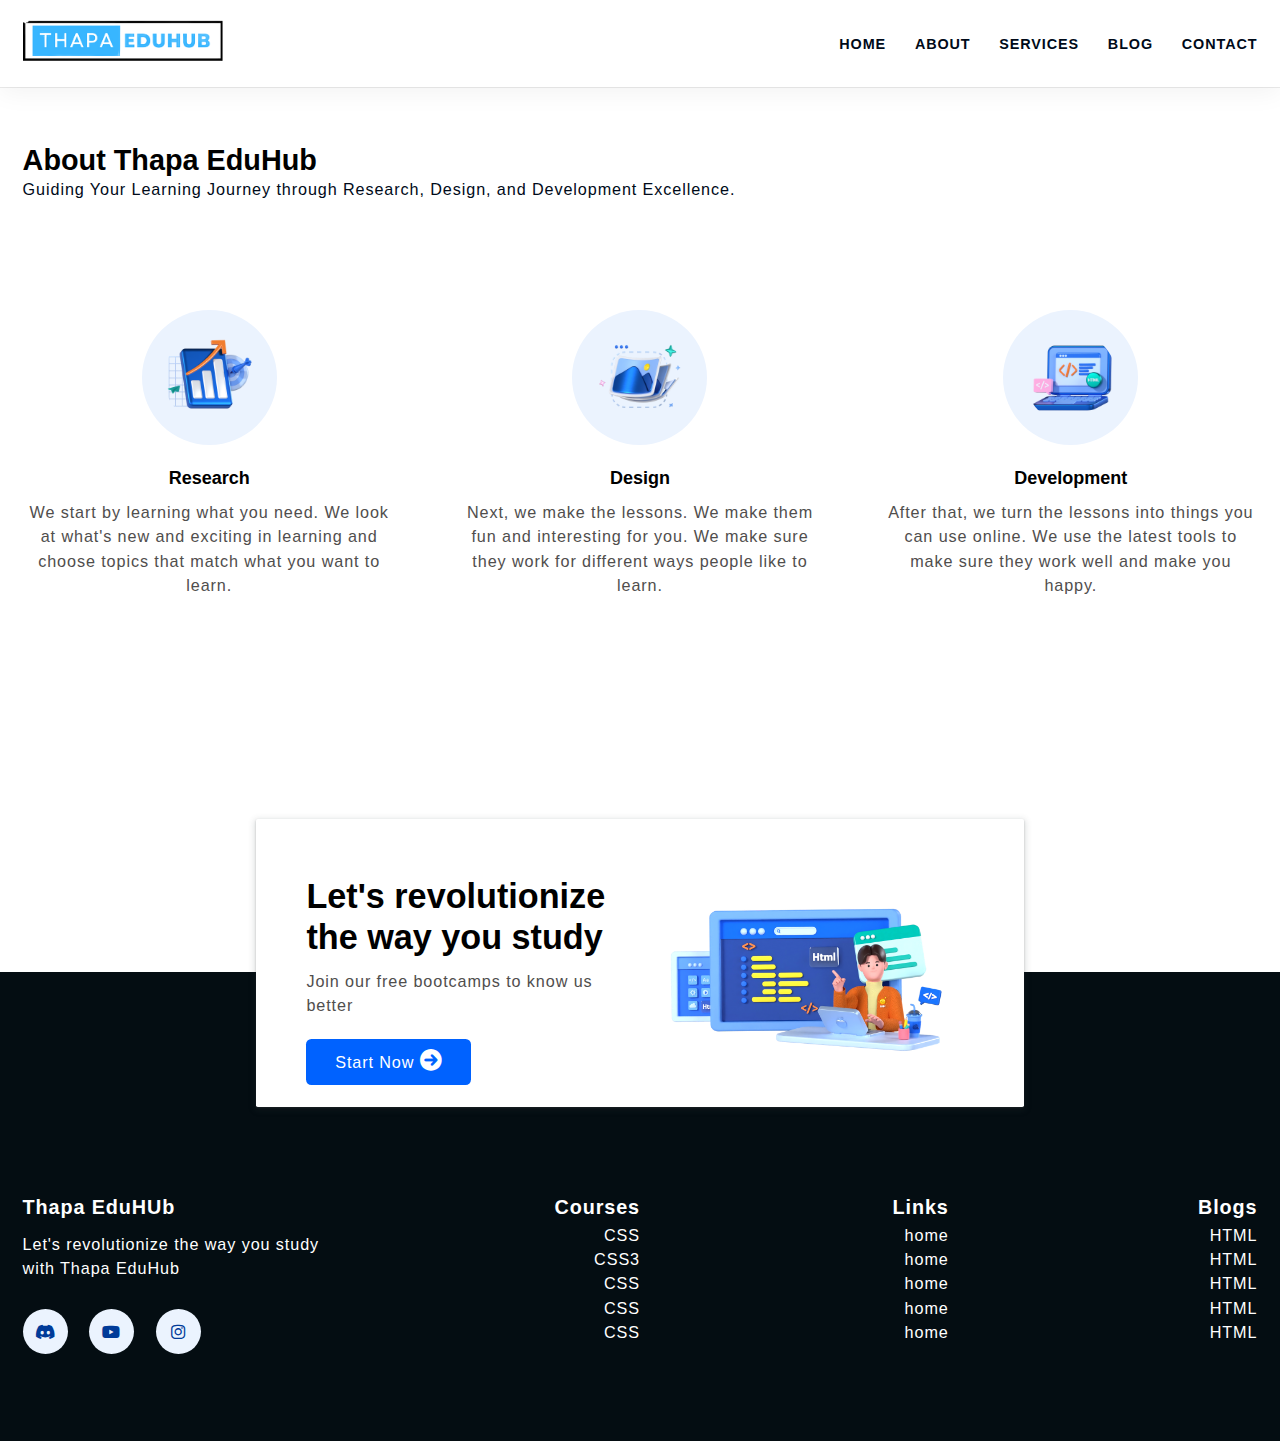
<file: eduhub/final_project/about.html>
<!DOCTYPE html>
<html lang="en">
  <head>
    <meta charset="UTF-8" />
    <meta name="viewport" content="width=device-width, initial-scale=1.0" />
    <title>About page</title>
    <link
      rel="stylesheet"
      href="https://cdnjs.cloudflare.com/ajax/libs/font-awesome/6.0.0/css/all.min.css"
      integrity="sha512-9usAa10IRO0HhonpyAIVpjrylPvoDwiPUiKdWk5t3PyolY1cOd4DSE0Ga+ri4AuTroPR5aQvXU9xC6qOPnzFeg=="
      crossorigin="anonymous"
      referrerpolicy="no-referrer"
    />

    <link rel="stylesheet" href="css/style.css" />
  </head>
  <bod>
    <!-- ========== Start NAVBAR Section ========== -->
    <header class="section-navbar">
      <div class="container">
        <div class="navbar-brand">
          <a href="index.html">
            <img
              src="./images/logo.png"
              alt="my thapa eduhub logo"
              width="80%"
              height="auto"
            />
          </a>
        </div>
        <nav class="navbar">
          <ul>
            <li class="nav-item">
              <a class="nav-link" href="index.html"> home </a>
            </li>
            <li class="nav-item">
              <a class="nav-link" href="about.html"> about </a>
            </li>
            <li class="nav-item">
              <a class="nav-link" href="service.html"> services </a>
            </li>
            <li class="nav-item">
              <a class="nav-link" href="blog.html"> blog </a>
            </li>
            <li class="nav-item">
              <a class="nav-link" href="contact.html"> contact </a>
            </li>
          </ul>
        </nav>
      </div>
    </header>

    <!-- ========== End NAVBAR Section ========== -->
    <!-- ========== Start about Section ========== -->

    <section class="section-about">
      <div class="container">
        <h2 class="section-common-heading">About Thapa EduHub</h2>
        <p class="section-common-subheading">
          Guiding Your Learning Journey through Research, Design, and
          Development Excellence.
        </p>
      </div>

      <div class="container grid grid-three--cols">
        <div class="about-div">
          <div class="icon">
            <img src="images/research.png" alt="thapa eduhub research team" />
          </div>
          <h3 class="section-common--title">Research</h3>
          <p>
            We start by learning what you need. We look at what's new and
            exciting in learning and choose topics that match what you want to
            learn.
          </p>
        </div>

        <div class="about-div">
          <div class="icon">
            <img src="images/design.png" alt="thapa eduhub research team" />
          </div>
          <h3 class="section-common--title">Design</h3>
          <p>
            Next, we make the lessons. We make them fun and interesting for you.
            We make sure they work for different ways people like to learn.
          </p>
        </div>

        <div class="about-div">
          <div class="icon">
            <img src="images/Coding.png" alt="thapa eduhub research team" />
          </div>
          <h3 class="section-common--title">Development</h3>
          <p>
            After that, we turn the lessons into things you can use online. We
            use the latest tools to make sure they work well and make you happy.
          </p>
        </div>
      </div>
    </section>

    <!-- ========== End about Section ========== -->

    <!-- ========== Start contact home Section ========== -->

    <div class="section-contact--homepage" id="section-contact--homepage">
      <div class="container grid grid-two--cols">
        <div class="contact-content">
          <h2 class="contact-title">Let's revolutionize the way you study</h2>
          <p>Join our free bootcamps to know us better</p>
          <div class="btn">
            <a href="contact.html">
              start now <i class="fa-solid fa-arrow-circle-right"></i>
            </a>
          </div>
        </div>
        <div class="contact-image">
          <img src="images/main.png" alt="a guy doing coding" />
        </div>
      </div>
    </div>

    <!-- ========== End contact home Section ========== -->

    <!-- ========== Start   FOOTER Section ========== -->

    <footer>
      <div class="container grid grid-four--cols">
        <div class="footer-1--div">
          <div class="logo-brand">
            <a href="index.html" class="footer-subheading">Thapa EduHUb</a>
          </div>
          <p>Let's revolutionize the way you study with Thapa EduHub</p>

          <div class="social-footer--icons">
            <a href="https://discord.gg/fDuFEXfyyH" target="_blank">
              <i class="fa-brands fa-discord"></i>
            </a>
            <a href="https://www.youtube.com/thapatechnical" target="_blank">
              <i class="fa-brands fa-youtube"></i>
            </a>
            <a href="https://www.instagram.com/thapatechnical/" target="_blank">
              <i class="fa-brands fa-instagram"></i>
            </a>
          </div>
        </div>

        <div class="footer-2--div">
          <p class="footer-subheading">Courses</p>
          <ul>
            <li><a href="index.html"> CSS </a></li>
            <li><a href="index.html"> CSS3 </a></li>
            <li><a href="index.html"> CSS </a></li>
            <li><a href="index.html"> CSS </a></li>
            <li><a href="index.html"> CSS </a></li>
          </ul>
        </div>

        <div class="footer-3--div">
          <p class="footer-subheading">Links</p>
          <ul>
            <li><a href="index.html"> home </a></li>
            <li><a href="index.html"> home </a></li>
            <li><a href="index.html"> home </a></li>
            <li><a href="index.html"> home </a></li>
            <li><a href="index.html"> home </a></li>
          </ul>
        </div>

        <div class="footer-4--div">
          <p class="footer-subheading">Blogs</p>
          <ul>
            <li><a href="index.html"> HTML </a></li>
            <li><a href="index.html"> HTML </a></li>
            <li><a href="index.html"> HTML </a></li>
            <li><a href="index.html"> HTML </a></li>
            <li><a href="index.html"> HTML </a></li>
          </ul>
        </div>
      </div>
    </footer>

    <!-- ========== End   FOOTER Section ========== -->
  </bod>
</html>
</file>
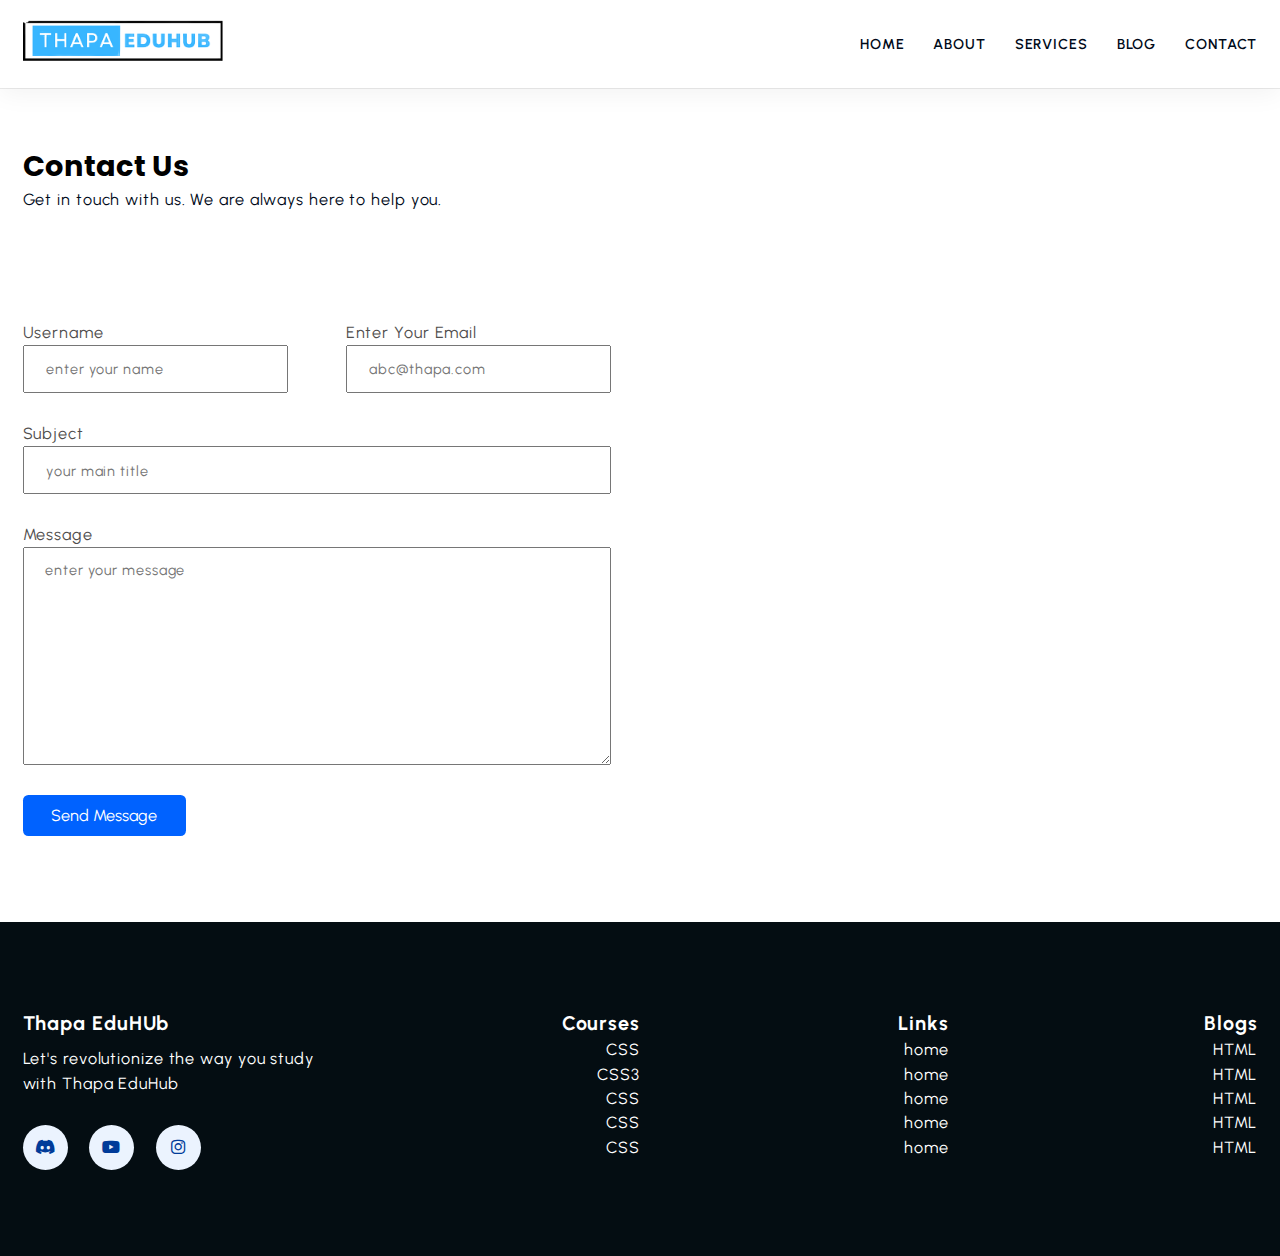
<file: eduhub/final_project/contact.html>
<!DOCTYPE html>
<html lang="en">
  <head>
    <meta charset="UTF-8" />
    <meta name="viewport" content="width=device-width, initial-scale=1.0" />
    <title>contact page</title>

    <link rel="preconnect" href="https://fonts.googleapis.com" />
    <link rel="preconnect" href="https://fonts.gstatic.com" crossorigin />
    <link
      href="https://fonts.googleapis.com/css2?family=Jost:wght@300;400;500;700&family=Poppins:wght@200;300;400;600&family=Quicksand:wght@300;400;500;600;700&family=Urbanist:wght@300;400;500;600;700;800;900&display=swap"
      rel="stylesheet"
    />

    <link
      rel="stylesheet"
      href="https://cdnjs.cloudflare.com/ajax/libs/font-awesome/6.0.0/css/all.min.css"
      integrity="sha512-9usAa10IRO0HhonpyAIVpjrylPvoDwiPUiKdWk5t3PyolY1cOd4DSE0Ga+ri4AuTroPR5aQvXU9xC6qOPnzFeg=="
      crossorigin="anonymous"
      referrerpolicy="no-referrer"
    />

    <link rel="stylesheet" href="https://unpkg.com/aos@next/dist/aos.css" />

    <link rel="stylesheet" href="css/style.css" />

    <style>
      footer {
        padding-top: 0;
      }
    </style>
  </head>
  <bod>
    <!-- ========== Start NAVBAR Section ========== -->
    <header class="section-navbar">
      <div class="container">
        <div class="navbar-brand">
          <a href="index.html">
            <img
              src="./images/logo.png"
              alt="my thapa eduhub logo"
              width="80%"
              height="auto"
            />
          </a>
        </div>
        <nav class="navbar">
          <ul>
            <li class="nav-item">
              <a class="nav-link" href="index.html"> home </a>
            </li>
            <li class="nav-item">
              <a class="nav-link" href="about.html"> about </a>
            </li>
            <li class="nav-item">
              <a class="nav-link" href="service.html"> services </a>
            </li>
            <li class="nav-item">
              <a class="nav-link" href="blog.html"> blog </a>
            </li>
            <li class="nav-item">
              <a class="nav-link" href="contact.html"> contact </a>
            </li>
          </ul>
        </nav>
      </div>
    </header>

    <!-- ========== End NAVBAR Section ========== -->

    <!-- ========== Start contact Section ========== -->

    <div class="section-contact">
      <div class="container">
        <h2 class="section-common-heading">Contact Us</h2>
        <p class="section-common-subheading">
          Get in touch with us. We are always here to help you.
        </p>
      </div>

      <div class="container grid grid-two--cols">
        <div class="contact-content">
          <form action="https://formspree.io/f/xyyqbjej" method="POST">
            <div class="grid grid-two--cols mb-3">
              <div>
                <label for="username">username</label>
                <input
                  type="text"
                  name="username"
                  id="username"
                  required
                  autocomplete="off"
                  placeholder="enter your name"
                />
              </div>

              <div>
                <label for="email">enter your email</label>
                <input
                  type="email"
                  name="email"
                  id="email"
                  autocomplete="off"
                  required
                  placeholder="abc@thapa.com"
                />
              </div>
            </div>

            <div class="mb-3">
              <label for="subject">subject</label>
              <input
                type="text"
                name="subject"
                id="subject"
                placeholder="your main title"
              />
            </div>

            <div class="mb-3">
              <label for="message">message</label>
              <textarea
                name="message"
                id="message"
                cols="30"
                rows="10"
                placeholder="enter your message"
              ></textarea>
            </div>

            <div>
              <button type="submit" class="btn btn-submit">send message</button>
            </div>
          </form>
        </div>

        <div class="contact-map">
          <iframe
            src="https://www.google.com/maps/embed?pb=!1m18!1m12!1m3!1d121059.04711144073!2d73.78056582336797!3d18.524598599672156!2m3!1f0!2f0!3f0!3m2!1i1024!2i768!4f13.1!3m3!1m2!1s0x3bc2bf2e67461101%3A0x828d43bf9d9ee343!2sPune%2C%20Maharashtra!5e0!3m2!1sen!2sin!4v1696220815737!5m2!1sen!2sin"
            width="100%"
            height="500px"
            style="border: 0"
            allowfullscreen=""
            loading="lazy"
            referrerpolicy="no-referrer-when-downgrade"
          ></iframe>
        </div>
      </div>
    </div>

    <!-- ========== End contact Section ========== -->

    <!-- ========== Start   FOOTER Section ========== -->

    <footer>
      <div class="container grid grid-four--cols">
        <div class="footer-1--div">
          <div class="logo-brand">
            <a href="index.html" class="footer-subheading">Thapa EduHUb</a>
          </div>
          <p>Let's revolutionize the way you study with Thapa EduHub</p>

          <div class="social-footer--icons">
            <a href="https://discord.gg/fDuFEXfyyH" target="_blank">
              <i class="fa-brands fa-discord"></i>
            </a>
            <a href="https://www.youtube.com/thapatechnical" target="_blank">
              <i class="fa-brands fa-youtube"></i>
            </a>
            <a href="https://www.instagram.com/thapatechnical/" target="_blank">
              <i class="fa-brands fa-instagram"></i>
            </a>
          </div>
        </div>

        <div class="footer-2--div">
          <p class="footer-subheading">Courses</p>
          <ul>
            <li><a href="index.html"> CSS </a></li>
            <li><a href="index.html"> CSS3 </a></li>
            <li><a href="index.html"> CSS </a></li>
            <li><a href="index.html"> CSS </a></li>
            <li><a href="index.html"> CSS </a></li>
          </ul>
        </div>

        <div class="footer-3--div">
          <p class="footer-subheading">Links</p>
          <ul>
            <li><a href="index.html"> home </a></li>
            <li><a href="index.html"> home </a></li>
            <li><a href="index.html"> home </a></li>
            <li><a href="index.html"> home </a></li>
            <li><a href="index.html"> home </a></li>
          </ul>
        </div>

        <div class="footer-4--div">
          <p class="footer-subheading">Blogs</p>
          <ul>
            <li><a href="index.html"> HTML </a></li>
            <li><a href="index.html"> HTML </a></li>
            <li><a href="index.html"> HTML </a></li>
            <li><a href="index.html"> HTML </a></li>
            <li><a href="index.html"> HTML </a></li>
          </ul>
        </div>
      </div>
    </footer>

    <!-- ========== End   FOOTER Section ========== -->
  </bod>
</html>
</file>
<file: dashboard/style.css>
@import url('https://fonts.googleapis.com/css2?family=Poppins:ital,wght@0,100;0,200;0,300;0,400;0,500;0,600;0,700;0,800;0,900;1,100;1,200;1,300;1,400;1,500;1,600;1,700;1,800;1,900&display=swap');

* {
    box-sizing: border-box;
    margin: 0;
    padding: 0;
}

:root {
    --blue-color: #007ec3;
    --grey-color: #D3D3D3;
}

.flex {
    display: flex;
    justify-content: space-between;
    align-items: center;
}

html {
    font-family: 'Poppins';
}

.container {
    padding: 10px 20px 10px 5rem;
}

header {
    position: relative;

    & p {
        font-size: 24px;
        font-weight: 600;
        margin: 0;
    }

    & .short-text {
        display: none;
    }

    & .container {
        box-shadow: 0px 3px 8px rgba(0, 0, 0, 0.24) ;
    }

    & .aside {
        position: absolute;
        height: 100vh;
        width: 50px;
        top: 0;
        background-color: var(--blue-color);

        figure {
            margin-top: 10px;
            margin-bottom: 40px;
        }

        .menu-items img {
            margin: 15px 10px;
        }
    }
}

.account-circle {
    border: 2px solid var(--blue-color);
    border-radius: 50%;
    height: 36px;
    width: 36px;
    text-align: center;
    cursor: pointer;
    background-color: #D3D3D3;
    

    & .initial {
        display: inline-block;
        padding: 4px;
        font-weight: 600;
    }
}

.top-bar {
    background-color: #D3D3D3;

    & .left-item {
        display: flex;
        align-items: center;
        gap: 10px;
    }

    & .arrow {
        transform: rotate(-90deg);
        -webkit-transform: rotate(-90deg);
        -moz-transform: rotate(-90deg);
        -ms-transform: rotate(-90deg);
        -o-transform: rotate(-90deg);
}

    .flex {
        align-items: center;
    }

    & svg {
        margin: 0 10px;
    }
}

.welcome {

    .img-box {
        display: flex;
        justify-content: center;
        align-items: center;
        height: 78vh;
    }
}

.card-box {
    position: absolute;
    background-color: #fff;
    top: 3.2rem;
    right: 10px;
    box-shadow: rgba(0, 0, 0, 0.24) 0px 3px 8px;
    border-radius: 8px ;
    -webkit-border-radius: 8px ;
    -moz-border-radius: 8px ;
    -ms-border-radius: 8px ;
    -o-border-radius: 8px ;

    & img {
        width: 60px;
        height: 60px;
        text-align: center;
        border-radius: 50%;
        -webkit-border-radius: 50%;
        -moz-border-radius: 50%;
        -ms-border-radius: 50%;
        -o-border-radius: 50%;
    }

    & .img-container {
        display: flex;
        justify-content: center;
        padding-bottom: 10px;
    }

    & .info {
        text-align: center;
        margin: 10px;
        font-size: 13px;
        
        & p {
            padding-bottom: 5px;
        }

        & .name {
            font-weight: 800;
        }

        & .number {
            color:#949292;
        }
    }

    & .card-container {
        margin-top: 10px;
        width: 200px;
    }

    & .item {
        display: flex;
        gap: 10px;
        align-items: center;
        padding: 5px 15px;
    } 

    & .bottom-content {
        background-color: #e0dfdf;

        & p {
            padding: 5px;
            font-size: 12px;
            font-weight: 500;
        }
    }
}

@media (max-width:486px) {
    header .full-text {
        display: none;
    }

    header .short-text {
        display: block;
    }
}
</file>
<file: Ecommerce/style.css>
@import url('https://fonts.googleapis.com/css2?family=Hanken+Grotesk&display=swap');

* {
    box-sizing: border-box;
    margin: 0;
    font-family: 'Hanken Grotesk', sans-serif;
}

.container {
    max-width: 1280px;
    width: 80%;
    margin: 0 auto;
}

header {
    background-color: #fff;
    position: fixed;
    top: 0;
    z-index: 1;
    width: 100%;
}

.top-content {
    background-color: #F5F5F5;
    height: 2.625rem;
}

.top-content .container {
    display: flex;
    justify-content: space-between;
    padding: 10px 0px;
}

.top-content .heading {
    color: #666666;
    font-weight: 400;
}

.top-content ul {
    display: flex;
    list-style-type: none;
    gap: 10px;
}

hr {
    margin: 0;
}

header a {
    display: flex;
    text-decoration: none;
    color: #666666;
    gap: 6px;
}

.mid-content .container {
    display: flex;
    gap: 50px;
    padding: 20px 0px;
}

.bottom-content {
    background-color: #008ECC;
}

.bottom-content .container {
    display: flex;
    padding: 10px;
    border-bottom: 1px solid #05ABF3;
    gap: 30px;
}

.contact img {
    height: 24px;
}

.left {
    padding: 20px 0px;
    flex-grow: 1;
}

.mid,
.right {
    padding: 20px 0px;
}

.mid,
.right ul {
    color: #fff;
}

.mid ul li,
.right ul li {
    padding: 5px;
}

.left .mega {
    padding-bottom: 15px;
}

.left .contact {
    display: flex;
    gap: 5px;
    padding: 10px 0px;
}

footer p {
    margin: 0px;
    color: #fff;
    font-size: 16px;
    font-weight: 500;
    line-height: 20px;
}

.contact.app img {
    height: 56px;
}

.contact.app {
    padding: 20px 0px;
}

.label {
    padding: 10px 0px;
    border-bottom: 3px solid #fff;
    width: fit-content;
    color: #fff;
}

.copyright {
    padding: 30px;
    color: #fff;
    text-align: center;
}

.search-container {
    display: flex;
    align-items: center;
    gap: 20px;
    flex-grow: 1;
}

.logo-container {
    display: flex;
    gap: 15px;
}

.search-bar {
    background-color: #F3F9FB;
    border-radius: 10px;
    flex-grow: 1;
}

.search-bar input {
    background-color: transparent;
    flex: 1;
    border: 0;
    outline: none;
}

.search-form {
    padding: 10px;
    display: flex;
    gap: 10px;
}

nav {
    margin: 16px 0px;
}

nav .container {
    display: flex;
    gap: 10px;
}

.option.active {
    display: flex;
    background-color: #008ECC;
    color: #fff;
    border-radius: 18px;
    padding: 9px 14px;
}

.option {
    display: flex;
    background-color: #F3F9FB;
    color: #222222;
    border-radius: 18px;
    padding: 9px 14px;
    gap: 1px;
}

.option span {
    font-size: 11px;
}

.banner {
    margin-top: 18%;
    margin-bottom: 120px;
}

.banner .container {
    display: flex;
    background: #212844;
    border-radius: 16px;
    justify-content: center;
    position: relative;
    color: #fff;
}

.banner .button {
    position: absolute;
    top: 35%;
    padding: 5px;
    background-color: #fff;
    border-radius: 50%;
}

.banner .button.left {
    left: -40px;
}

.banner .button.right {
    right: -40px;
}

.inner-circle {
    padding: 5px;
    border-radius: 50%;
    background-color: #F3F9FB;
}

.inner-circle img {
    padding: 20px;
}

.banner-left .first-line {
    font-size: 25px;
    font-weight: 600;
    line-height: 30px;
    padding: 40px 0 0 20px;
    margin: 0 30px;
}

.banner-left .second-line {
    font-size: 50px;
    font-weight: 700;
    line-height: 60px;
    margin: 0px 30px;
    padding: 20px;
}

.banner-left .last-line {
    font-size: 25px;
    font-weight: 600;
    line-height: 30px;
    padding: 0 20px;
    margin: 0 30px;
}

.banner-right img {
    padding: 15px 20px;
}

.top-bar {
    display: flex;
    justify-content: space-between;
    align-items: center;
}

.top-bar a {
    color: #222222;
    font-size: 16px;
    font-weight: 500;
    text-decoration: none;
}

.bar-heading {
    font-size: 24px;
    font-weight: 700;
    color: #666666;
    padding: 10px;
}

.bar-heading span {
    color: #008ECC;
}

.deals {
    display: grid;
    grid-template-columns: repeat(5, 1fr);
    gap: 15px;
    margin: 40px 0px;
}

.deal-box {
    background-color: #F5F5F5;
    border: 1px solid #EDEDED;
    border-radius: 16px;
}

.deal-box img {
    display: block;
    margin: auto;
}

.deal-box .info {
    background-color: #fff;
    border-bottom-right-radius: 16px;
    border-bottom-left-radius: 16px;
}

.deal-box .info p {
    margin: 0;
    padding: 10px 10px 0px 10px;
    line-height: 18px;
    color: #222222;
    font-size: 16px;
    font-weight: 600;
}

.deal-box .info span {
    text-decoration: line-through;
    padding-left: 10px;
    font-weight: 400;
}

.deal-box .info .save {
    color: #249B3E;
    padding-bottom: 10px;
}

.deal-box .info hr {
    color: #EDEDED;
    margin: 10px 10px 0px 10px;
}

.deal-box.active {
    border: 1px solid #008ECC;
    box-shadow: rgba(50, 50, 93, 0.25) 0px 13px 27px -5px, rgba(0, 0, 0, 0.3) 0px 8px 16px -8px;
}

.parent-box {
    position: relative;
    box-shadow: rgba(50, 50, 93, 0.25) 0px 13px 27px -5px, rgba(0, 0, 0, 0.3) 0px 8px 16px -8px;
    border-radius: 16px;
}

.parent-box .discount {
    position: absolute;
    top: 0;
    right: 0;
    display: inline-block;
    background-color: #008ECC;
    border-top-right-radius: 16px;
    border-bottom-left-radius: 16px;
    padding: 6px 3px;
    color: white;
    font-size: 14px;
    font-weight: 500;
    line-height: 16px;
}

.types {
    display: grid;
    grid-template-columns: repeat(7, 1fr);
    gap: 15px;
    margin: 40px 0px;
}

.category-box {
    background-color: #F5F5F5;
    border: 1px solid #EDEDED;
    border-radius: 50%;
}

.category-box img {
    display: block;
    margin: auto;
}

.category-box.active {
    border: 1px solid #008ECC;
    box-shadow: rgba(50, 50, 93, 0.25) 0px 13px 27px -5px, rgba(0, 0, 0, 0.3) 0px 8px 16px -8px;
}

.types .container,
.daily-essentials .container {
    display: flex;
    flex-direction: column;
    align-items: center;
    width: 100%;
}

.daily-essentials .container .caption,
.types .container .caption {
    padding-top: 10px;
}

.daily-essentials {
    display: grid;
    grid-template-columns: repeat(6, 1fr);
    gap: 15px;
    margin: 40px 0px;
}

.daily-essentials .container .caption {
    color: #666666;
    font-size: 16px;
    font-weight: 500;
    line-height: 20px;
}

.daily-essentials .container .offer {
    color: #222222;
    font-size: 20px;
    padding-top: 4px;
    font-weight: 700;
    line-height: 20px;
}

.brand-types {
    display: grid;
    grid-template-columns: repeat(3, 1fr);
    gap: 16px;
    margin: 40px 0px;
}

.brand-types .container {
    background-color: #313131;
    border-radius: 16px;
    display: flex;
    width: 100%;
}

.brand-types .container .container-left {
    margin: 20px;
    display: flex;
    flex-direction: column;
    gap: 20px;
}

.brand-types .container .container-right {
    margin: 12px 30px 0px 0px;
}

.brand-types .container .container-left .brand-name {
    padding: 9px 20px;
    background-color: #494949;
    color: #fff;
    width: fit-content;
    border-radius: 8px;
}

.brand-types .container .container-left .logo {
    background-color: #fff;
    border-radius: 16px;
    width: fit-content;
    padding: 5px 12px;
}

.brand-types .container .container-left .offer {
    color: white;
    font-size: 20px;
    font-weight: 500;
    line-height: 30px;
}

.smartphones,
.categories,
.brands,
.essentials {
    margin-bottom: 120px;
}
</file>
<file: eduhub/style.css>
@import url('https://fonts.cdnfonts.com/css/urbanist');
@import url('https://fonts.cdnfonts.com/css/poppins');
@import url('https://fonts.cdnfonts.com/css/jost');

:root {
    --main-color: #0062ff;
    --supporting-color: #ebf3fe;
    --font-color: #424242;
    --bg-color: #f7fcff;
    --heading-color: #000a19;
    --hero-heading-color: #003b99;
    --white-color: #ffffff;
    --para-color: #504e4d;
    --bnt-hover-bg-color: #003b99;
    --btn-box-shadow: rgba(100, 100, 111, 0.2) 0px 7px 29px 0px;
    --footer-bg-color: #040d12;
}

* {
    box-sizing: border-box;
    margin: 0;
    padding: 0;
    font-family: 'Urbanist', sans-serif;
}

html {
    font-size: 62.5%;
    scroll-behavior: smooth;
}

h1,
h2,
h3,
h4,
h5,
h6 {
    font-family: 'Poppins', sans-serif;
}

p,
li,
a {
    font-family: 'Urbanist', sans-serif;
    font-size: 1.8rem;
    letter-spacing: 0.1rem;
    font-weight: 400;
    line-height: 1.5;
    color: var(--para-color);
}

a {
    text-decoration: none;
}

li {
    list-style-type: none;
}

 /* module reusable */

.container {
    max-width: 142rem;
    margin: 0 auto;
    padding: 9.6rem 2.4rem;
}

:is(
    .about,
    .section-blog,
    .section-contact,
    .courses,
    .why-choose,
    .section-contact--homepage
  )
  .container:first-child {
    padding: 6.4rem 2.4rem 2.4rem 2.4rem;
}

.grid {
    display: grid;
}

.grid-two--cols {
    grid-template-columns: repeat(2, 1fr);
}

.grid-three--cols {
    grid-template-columns: repeat(3, 1fr);
    gap: 6.4rem;
}

.grid-four--cols {
    grid-template-columns: repeat(4, 1fr);
    gap: 6.4rem;
}

.courses .grid {
    gap: 3.2rem;
}

.courses .course-div {
    padding: 3.2rem;
}

.courses .course-div:hover {
    box-shadow: var(--btn-box-shadow);
}

.btn {
    display: inline-block;
    padding: 1.2rem 3.2rem;
    background-color: var(--main-color);
    color: var(--white-color);
    border-radius: 0.6rem;
    -webkit-border-radius: 0.6rem;
    -moz-border-radius: 0.6rem;
    -ms-border-radius: 0.6rem;
    -o-border-radius: 0.6rem;
}

.section-common-heading {
    font-size: 3.2rem;
    font-weight: 700;
    text-transform: capitalize;
}

.section-common-subheadding {
    color: var(--heading-color);
}

.courses {
    background-color: var(--bg-color);
}

.about img {
    padding: 2.4rem;
    background-color: var(--supporting-color);
    width: 150px;
    height: auto;
    border-radius: 50%;
    -webkit-border-radius: 50%;
    -moz-border-radius: 50%;
    -ms-border-radius: 50%;
    -o-border-radius: 50%;
}

.about .about-div {
    text-align: center;
}

.common-title {
    font-size: 2rem;
    margin: 2.4rem 0 1.2rem 0;
}

/* reusable module ends */

/* states */

.btn:hover {
    background-color: var(--bnt-hover-bg-color);
    cursor: pointer;
    box-shadow: var(--btn-box-shadow);
}

/* states end */

/* hero section */

main {
    background-image: linear-gradient(
    to top right,
    #3d86fa,
    #4484fb,
    #679eff,
    #b3d2ff,
    #ebf3fe
  );
  position: relative;
}

.hero-image img {
    width: 100%;
    height: auto;
    transform: scaleX(-1);
    -webkit-transform: scaleX(-1);
    -moz-transform: scaleX(-1);
    -ms-transform: scaleX(-1);
    -o-transform: scaleX(-1);
}

.section-hero .grid {
    align-items: center;
    gap: 6.4rem;

    & .hero-subheading {
        text-transform: uppercase;
        letter-spacing: 0.2rem;
        font-size: 1.7rem;
        word-spacing: 0.2rem;
        color: var(--bnt-hover-bg-color);
        font-weight: 700;
    }

    & .hero-heading {
        font-size: 5.8rem;
        font-family: "Jost";
        line-height: 1.5;
        color: #003b99;
        font-weight: 900;
    }

    & .hero-para {
        color: var(--white-color);
        margin: 2rem 0 4.2rem 0;
    }
}

.custom-shape-divider-bottom-1704705918 {
    position: absolute;
    bottom: 0;
    left: 0;
    width: 100%;
    overflow: hidden;
    line-height: 0;
    transform: rotate(180deg);
}

.custom-shape-divider-bottom-1704705918 svg {
    position: relative;
    display: block;
    width: calc(100% + 1.3px);
    height: 12rem;
}

.custom-shape-divider-bottom-1704705918 .shape-fill {
    fill: #FFFFFF;
}

/* end hero section */

.section-navbar {
    width: 100%;
    box-shadow: rgba(0, 0, 0, 0.24) 0px 3px 8px;
}

.section-navbar .container {
    display: flex;
    justify-content: space-between;
    align-items: center;
    padding: 1.8rem 2.4rem;
}

.section-navbar ul {
    display: flex;
    gap: 3.2rem;

    & li a {
        color: var(--heading-color);
        text-transform: uppercase;
        font-weight: 600;
        font-size: 1.6rem;
        display: inline-block;
        position: relative;

        &::after {
            content: "";
            position: absolute;
            width: 0%;
            left: 0;
            bottom: -0.3rem;
            border-bottom: 0.2rem solid var(--main-color);
            transition: all 0.3s linear;
            -webkit-transition: all 0.3s linear;
            -moz-transition: all 0.3s linear;
            -ms-transition: all 0.3s linear;
            -o-transition: all 0.3s linear;
        }
    }

    & li a:hover::after {
        width: 100%;
    }
}

.about-div .icon:hover > img {
    transform: rotate(360deg);
    -webkit-transform: rotate(360deg);
    -moz-transform: rotate(360deg);
    -ms-transform: rotate(360deg);
    -o-transform: rotate(360deg);
    transition: all 0.3s linear;
    -webkit-transition: all 0.3s linear;
    -moz-transition: all 0.3s linear;
    -ms-transition: all 0.3s linear;
    -o-transition: all 0.3s linear;
    background: linear-gradient(to right, #0575e6, #021b79);
}

.fa-solid {
    padding: 2.4rem;
    background-color: var(--supporting-color);
    font-size: 2.4rem;
    border-radius: 50%;
    -webkit-border-radius: 50%;
    -moz-border-radius: 50%;
    -ms-border-radius: 50%;
    -o-border-radius: 50%;
    color: var(--hero-heading-color);
}

.course-div:nth-child(2) .icon .fa-solid {
    color: #68bf9b;
    background-color: #e7f6ef;
}
  
.course-div:nth-child(3) .icon .fa-solid {
    color: #ff8b52;
    background-color: #fbebe8;
}
  
.course-div:nth-child(4) .icon .fa-solid {
    color: #183d3d;
    background-color: #ccf7f7;
}
  
.course-div:nth-child(5) .icon .fa-solid {
    color: #d988b9;
    background-color: rgb(247, 223, 238);
}
  
.course-div:nth-child(6) .icon .fa-solid {
    color: #ff9b50;
    background-color: #f6dfce;
}
  
.course-div:nth-child(7) .icon .fa-solid {
    color: #1450a3;
    background-color: #dce9fa;
}

.common-text--highlight {
    width: 6rem;
    aspect-ratio: 1;
    background-color: var(--supporting-color);
    color: var(--main-color);
    display: flex;
    justify-content: center;
    align-items: center;
    font-size: 2.4rem;
    font-weight: 700;
    border-radius: 50%;
    -webkit-border-radius: 50%;
    -moz-border-radius: 50%;
    -ms-border-radius: 50%;
    -o-border-radius: 50%;
    font-weight: 700;
}

.choose-center--div img {
    width: 90%;
    height: auto;
}

.choose-center--div, figure {
    display: flex;
    justify-content: center;
    align-items: center;
    position: relative;
}

.choose-center--div figure::before,
.choose-center--div figure::after {
    content: "";
    position: absolute;
    top: 50%;
    left: 50%;
    transform: translate(-50%, -50%);
    -webkit-transform: translate(-50%, -50%);
    -moz-transform: translate(-50%, -50%);
    -ms-transform: translate(-50%, -50%);
    -o-transform: translate(-50%, -50%);
    background-color: var(--main-color);
    width: 40rem;
    aspect-ratio: 1;
    border-radius: 50%;
    -webkit-border-radius: 50%;
    -moz-border-radius: 50%;
    -ms-border-radius: 50%;
    -o-border-radius: 50%;
    z-index: -1;
}

.choose-center--div figure::before {
    animation: circle 5s linear infinite;
    -webkit-animation: circle 5s linear infinite;
}

@keyframes circle {
    0% {
      background-color: #b3d0ff;
    }
    25% {
      background-color: #80b1ff;
    }
    50% {
      background-color: #4d91ff;
    }
    75% {
      background-color: #99c0ff;
    }
    100% {
      background-color: #3381ff;
    }
}

.choose-center--div figure::after {
    width: 45rem;
    aspect-ratio: 1;
    background-color: transparent;
    border: 0.6rem solid var(--supporting-color);
    z-index: -2;
}

.why-choose--div {
    margin-top: 3.2rem;
}

.why-choose .text-align--right .why-choose--div {
    display: flex;
    flex-direction: column;
    justify-content: start;
    align-items: end;
    text-align: right;
}

.section-contact--homepage {
    width: 60%;
    min-height: 30rem;
    margin: 0 auto;
    box-shadow: rgba(0, 0, 0, 0.24) 0px 3px 8px;
    padding: 0 3.2rem;
    border-radius: 0.2rem;
    -webkit-border-radius: 0.2rem;
    -moz-border-radius: 0.2rem;
    -ms-border-radius: 0.2rem;
    -o-border-radius: 0.2rem;
    position: relative;
    bottom: -15rem;
    background-color: var(--white-color);

    & .grid {
        align-items: center;
        padding: 0 3.2rem;
        gap: 6.4rem;
    }
}

.contact-title {
    font-size: 3.2rem;
    line-height: 1.2;
}

.contact-content p {
    margin: 1.2rem 0 2.4rem 0;
}

.section-contact--homepage img {
    width: 90%;
    height: auto;
}

.section-contact--homepage a {
    color: var(--white-color);
    text-transform: capitalize;
}

.section-contact--homepage .fa-solid {
    padding: 0;
    background-color: var(--main-color);
    color: var(--white-color);
}

footer {
    background-color: var(--footer-bg-color);
    padding-top: 15rem;
}

footer .grid {
    text-align: right;
}

footer * {
    color: var(--white-color);
}

.footer-subheading {
    font-size: 2.2rem;
    font-weight: 700;
}

.footer-1--div p{
    margin: 1rem 0 3.2rem 0;
}

.footer-1--div {

    text-align: left;

    & .social-footer--icons {
        display: flex;
        gap: 2.4rem;

        & .fa-brands {
            width: 5rem;
            aspect-ratio: 1;
            background-color: var(--supporting-color);
            color: var(--bnt-hover-bg-color);
            display: flex;
            justify-content: center;
            align-items: center;
            border-radius: 50%;
            -webkit-border-radius: 50%;
            -moz-border-radius: 50%;
            -ms-border-radius: 50%;
            -o-border-radius: 50%;
            transition: all 0.3s linear;
            -webkit-transition: all 0.3s linear;
            -moz-transition: all 0.3s linear;
            -ms-transition: all 0.3s linear;
            -o-transition: all 0.3s linear;

            &:hover {
                color: var(--supporting-color);
                background-color: var(--bnt-hover-bg-color);
                rotate: 360deg;
            }
        }
    }
}

.section-blog {
    background-color: var(--bg-color);

    & .blog {
        box-shadow: var(--btn-box-shadow);
        transition : scale 0.3s linear;
       
        &:hover {
            scale: 1.1;
        }

        & .blog-content {
            padding: 1.4rem 2.4rem 2.4rem;
        }
    }

    & img {
        width: 100%;
        height: auto;
    }

    & .blog-date {
        display: flex;
        justify-content: space-between;
        margin-top: 1.6rem;
        font-size: 1.4rem;

        & .fa-solid {
            background-color: transparent;
            padding: 0;
        }
    } 

    & .common-title {
        margin-top: 0.8rem;
    }
}

::-webkit-scrollbar {
    width: 10px;
}

::-webkit-scrollbar-track {
    background: var(--supporting-color);
}

::-webkit-scrollbar-thumb {
    background: var(--main-color);
    border-radius: 50px;
    -webkit-border-radius: 50px;
    -moz-border-radius: 50px;
    -ms-border-radius: 50px;
    -o-border-radius: 50px;
}

::-webkit-scrollbar-thumb:hover {
    background: var(--heading-color);
}

/* media queries */

@media (max-width:1400px) {
    html {
        font-size: 56.25%;
    }

    .section-hero img {
        width: 90%;
    }
}

@media (max-width:1220px) {
    html {
        font-size: 54%;
    }

    .section-hero img {
        width: 90%;
    }

    :is(
    .about,
    .section-blog,
    .courses,
    .why-choose,
    .section-contact--homepage
    )
    .grid {
        gap: 6.4rem;
    }
}

@media (max-width:998px) {
    .section-hero {
        height: auto;
        padding-bottom: 5rem;

        & .grid-two--cols {
            grid-template-columns: 1fr;

            & .hero-content {
                order: 2;
            }

            & .hero-image {
                order: 1;

                & img {
                    width: 50%;
                }
            }
        }
    }
    .about .about-div {
        text-align: left;
    }

    footer .grid-four--cols {
        grid-template-columns: repeat(3, minmax(100px,1fr));
        text-align: left;

        & .footer-1--div {
            grid-row: 2/3;
            grid-column: 1/-1;
            margin-top: 6.4rem;
        }
    }
}

@media (max-width:1100px) {

    .courses .grid-four--cols {
        grid-template-columns: repeat(auto-fit, minmax(250px,1fr));
    }

    .why-choose {

        & .choose-left--div {
            order: 2;
        }

        & .choose-right--div {
            order: 3;
        }

        & .choose-center--div {
            order: 1;

            & figure::before {
                width: 0;
                height: 0;
                background: transparent;
                padding: 0;
            }
            & figure::after {
                width: 0;
                height: 0;
                background: transparent;
                padding: 0;
            }
        }
    }
}

@media (max-width:768px) {
    .grid-two--cols,
    .grid-three--cols {
        grid-template-columns: 1fr;
    }

    .section-navbar .container {
        display: flex;
        flex-direction: column;

        & .navbar ul {
            gap: 2.4rem;
        }

        & .navbar-brand {
            text-align: center;
            margin-bottom: 2.4rem;
        }
    }

    .section-hero .grid .hero-heading {
        font-size: 3.8rem;
    }

    .why-choose {
        & img {
            width: 30%;
        }

        & .grid {
            gap: 1.4rem;
        }

        & .text-align--right .why-choose--div {
            align-items: start;
            text-align: left;
        }
    }

    /* .section-contact--homepage {
        display: block;
        text-align: center;
    } */
}


/* media queries */
</file>
<file: Genemy/style.css>
@import url('https://fonts.googleapis.com/css2?family=Montserrat:ital,wght@0,100;0,200;0,300;0,400;0,500;0,600;0,700;0,800;0,900;1,100;1,200;1,300;1,400;1,500;1,600;1,700;1,800;1,900&display=swap');
@import url('https://fonts.googleapis.com/css2?family=Roboto:ital,wght@0,100;0,200;0,300;0,400;0,500;0,600;0,700;0,800;0,900;1,100;1,200;1,300;1,400;1,500;1,600;1,700;1,800;1,900&display=swap');

* {
    margin: 0;
    padding: 0;
    box-sizing: border-box;
}

:root {
    --background-color : #fcfcfc;
    --red-color: #ff3366;
    --bg-yellow: #fed841;
    --black-color: #333;
    --bg-lightgrey: #f0f0f0;
}

body {
    font-family: 'Montserrat', sans-serif;
}

.section-header {
    background-image: url(./assets/hero-2.jpg);
    background-position: center;
    background-size: cover;
    background-attachment: fixed;
    height: 120vh;
    position: relative;

    & .navbar-menu {
        background-color: var(--background-color);
        position: fixed;
        top: 0;
        left: 0;
        right: 0;
        z-index: 1;
    }

    & .menu ul {
        display: flex;
        gap: 3rem;
        align-items: center;
    
        & li {
            list-style-type: none;
    
            & a {
                text-decoration: none;
                font-family: 'Montserrat';
                font-size: 0.875rem;
                color: var(--black-color);
                font-weight: 800;
                text-transform: uppercase;
                padding: 0.65rem 0;
            }
        }
    }

    & a.social-logo {
        display: inline-block;
        margin-left: 7px;
        border-radius: 50%;
        border: 2px solid;
        width: 38px;
        height: 38px;
    }
    
    & i.fa-brands {
        display: flex;
        justify-content: center;
        align-items: center;
    }
    
    & .navbar-menu .logo img {
        max-height: 30px;
    }
}



.hero-section {
    position: relative;
    top: 30%;
    color: #fff;
    text-align: center; 

    & h3 {
        font-size: 2.5rem;
        font-weight: 400;
        margin-bottom: 30px;  
    }

    & h2 {
        font-size: 6rem;
        text-transform: uppercase;
        font-weight: 900;
        margin-bottom: 30px;  
    }

    & .hero-btn {
        background-color: #fcb80b;
        border: 2px solid #fcb80b;
        display: inline-block;
        border-radius: 50px;
        margin-top: 40px;
        cursor: pointer;
        transition: all 0.3s linear;

        & span {
            color: var(--black-color);
            text-transform: uppercase;
            font-weight: 700;
            display: inline-block;
            padding: 1rem 2.8rem;
            font-size: 0.955rem;
        }

        &:hover {
            background-color: transparent;
            border: 2px solid #fff;
            
            & span {
                color: #fff;
            }
        }
    }
}

/* reusable code  */

.container {
    max-width: 1280px;
    padding: 0 6rem;
    margin: 0 auto;
}

.container.container-flex {
    display: flex;
    justify-content: space-between;
    align-items: center;
    padding-top: 13px;
    padding-bottom: 13px;
}

.grid {
    display: grid;
}

.grid-five-cols {
    grid-template-columns: repeat(5, 1fr);
}

.grid-four-cols {
    grid-template-columns: repeat(4, 1fr);
}

.grid-three-cols {
    grid-template-columns: repeat(3, 1fr);
}

img {
    width: 100%;
    height: auto;
}

.top-line {
    font-size: 0.8575rem;
    font-weight: 500;
    color: #ff3366;
    text-transform: uppercase;
    letter-spacing: 1px;
    margin-bottom: 30px;
}

.common-title {
    font-size: 3rem;
    font-weight: 800;
    text-transform: uppercase;
    margin-bottom: 1rem;
}

.common-subtitle {
    font-size: 1.1875rem;
    margin-top: 28px;
    margin-bottom: 14px;
    font-weight: 800;
    text-transform: uppercase;
}

.mid-line {
    font-size: 1.2rem;
    margin-bottom: 1.375rem;
    color: #666;
    font-weight: 300;
}

.common-para {
    font-size: 1.0rem;
    margin-bottom: 1.375rem;
    line-height: 1.525;
}

.center {
    text-align: center;
    margin-top: 5rem;
}

.common-subpara {
    text-align: center;
    font-size: 1.2rem;
    padding: 0 6rem;
}

.number {
    font-size: 5rem;
    font-weight: 900;
    color: var(--red-color);
}


/* reusable code  */

.scetion-digital-strategy {
    background-color: var(--bg-lightgrey);

    & .container.container-flex {
        padding-top: 5rem;
        padding-bottom: 5rem;
    }

    & .right-item {
        margin-bottom: -10rem;
    }

    & .left-item {
        width: 50%;
    }
}

.features {

    & .container {
        margin-top: 8rem;
        margin-bottom: 4.2rem;
    }

    & .common-subtitle {
        margin: 14px 0;
    }
}

.picture-grid {

    & .picture {
        position: relative;
        transition: all 0.3s linear;

        & .overlay-class{
            position: absolute;
            top: 0;
            left: 0;
            height: 100%;
            width: 100%;
            background: rgba(0, 0, 0, 0.4);

            & .overlay-text {
                position: absolute;
                bottom: 4.2rem;
                left: 1.4rem;

                & p {
                    font-size: 0.925rem;
                    font-weight: 600;
                    letter-spacing: 0.5px;
                    text-transform: uppercase;
                    margin-bottom: 4px;
                    color: var(--red-color);
                }

                & h5 {
                    color: #fff;
                    line-height: 1.4;
                    font-size: 1.375rem;
                    border-bottom: 5px solid #f4c744;
                    margin-bottom: 0;
                }
            }
        }
    }

    & .container {
        width: 100%;
        padding: 0;
    }
}

.why-choose {

    & .common-subpara {
        padding: 0 8.4rem;
    }

    & .options {

        .container {
            margin: 4rem 0;
        }

        & .fa-solid {
            font-size: 4.2rem;
            display: flex;
            justify-content: center;
        }

        & .right-bottom {
            border-right: 1px solid #ddd;
            border-bottom: 1px solid #ddd;
        }

        & .border {
            border-left: 1px solid #ddd;
            border-right: 1px solid #ddd;
        }

        & .bottom {
            border-bottom: 1px solid #ddd;;
        }

        & .common-subtitle {
            text-align: center;
        }

        & .choose-box {
            padding: 3.8rem 1.4em;

            & .box-para {
                color: var(--red-color);
                text-align: center;
                line-height: 1.5;
            }
        }

    }
}

.landing-page {
    background-image: url(./assets/banner-2.jpg);
    background-position: center;
    background-size: cover;
    background-attachment: fixed;
    height: 110vh;

    .container {
        padding-top: 6.4rem;
        padding-bottom: 6.4rem;
    }

    & h2 {
        font-size: 4.5rem;
        line-height: 1.3;
        font-weight: 800;
        color: #fff;
        letter-spacing: -0.5px;
        text-transform: uppercase;
        margin-bottom: 40px;

        & .converting {
            background-color: var(--bg-yellow);
            color: var(--black-color);
            padding: 0 10px;
        }
    }

    & .para {
        padding-right: 30%;
        margin-bottom: 0;
        color: #fff;
        font-size: 1.325rem;
        line-height: 1.525;
    }
}

.followers {

    & .center {
        margin-bottom: 5rem;
    }

    & .number {
        font-size: 3.5rem;
        font-weight: 800;
    }

    & .top-line {
        color: var(--black-color);
    }
}

.customer {
    background-color: var(--bg-yellow);
    padding-top: 1.5rem;
    padding-bottom: 6rem;

    & img {
        width: 120px;
        height: 120px;
        margin: 0 auto 30px;
        border-radius: 50%;
        -webkit-border-radius: 50%;
        -moz-border-radius: 50%;
        -ms-border-radius: 50%;
        -o-border-radius: 50%;
    }

    & .common-subtitle {
        margin-top: 0;
        margin-bottom: 3px;
    }

    & .common-subpara {
        padding: 0 8.4rem;
    }

    & .designation {
        font-family: 'Roboto';
        font-size: 1rem ;
        font-weight: 400;
        color: #666;
    }

    & .review {
        color: #555;
        font-size: 1.15rem;
        line-height: 1.4;
        font-weight: 300;
        font-family: 'Roboto';
        font-style: italic;
        padding: 15px 5% 0;
    }
}

.blog {

    & .container {
        margin-top: 4.2rem;
        margin-bottom: 4.2rem;
    }

    & .common-subpara {
        padding: 0 8.4rem;
    }

    & .grid {
        gap: 2.2rem;
    }

    & .blog-box {
        .top-line {
            padding-top: 1rem;
            margin: 0;
        }
    }

    & .common-subtitle {
        margin: 1rem 0;
    }
}

.companies {
    background-color: var(--bg-lightgrey);

    & p {
        font-family: 'Roboto';
        text-align: center;
        font-weight: 400;
        margin-bottom: 5rem;
        font-size: 1.325rem;
        color: #666;
    }

    & .container {
        padding-top: 5rem;
        padding-bottom: 5rem;
    }

    & .brand {
        padding: 0 15px;
    }
}

.get-in-touch {

    & .common-subpara {
        padding: 0 2rem;
        color: #333;
    }

    .container {
        margin-bottom: 4rem;
    }

    & .gmap {
        width: 100%;
        height: 370px;
        background-color: var(--bg-lightgrey);
        margin-top: 40px;
        margin-bottom: 40px;
    }

    & .location,
    .phone {
        width: 100%;

        & p {
            font-size: 1.085rem;
            line-height: 1.525;
            color: #666;
            font-weight: 300;
        }
    }

    & .center {
        margin-bottom: 5rem;
    }

    & .common-subtitle {
        margin-top: 0;
    }

    & .flex {
        display: flex;
        gap: 3rem;
    }

    & .form-control {
        height: 52px;
        background-color: #fff;
        border: 2px solid #ccc;
        width: 100%;
        font-size: 1rem;
        font-family: inherit;
        font-weight: 300;
        padding: 0 20px;
        margin-bottom: 22px;
        border-radius: 4px;
        transition: all 400ms ease-in-out;
    }

    & textarea.form-control {
        padding: 20px;
        height: 295px;
        color: #333;
    }

    & .form-holder {
        padding: 15px;
        margin-top: 2rem;
    }

    & .submit-btn {
        background-color: #ff3366;
        border: 2px solid #ff3366;
        display: inline-block;
        border-radius: 50px;
        cursor: pointer;
        transition: all 0.3s linear;

        & span {
            color: #fff;
            text-transform: uppercase;
            font-weight: 800;
            display: inline-block;
            padding: 1rem 2.5rem;
            font-size: 0.955rem;
        }
    }

}

footer {
    background-color: #222;
    color: #fff;

    & .container.grid-four-cols {
        padding-top: 100px;
        padding-bottom: 3.2rem;
        border-bottom: 1px solid #333;
    }

    & .common-subtitle {
        margin-top: 0;
        margin-bottom: 25px;
    }

    & .footer-2--div,
    .footer-3--div,
    .footer-4--div {
        padding-left: 6.2rem;
    }

    & li {
        list-style-type: none;
        margin-bottom: 10px;
    }

    & p {
        color: #ccc;
        font-size: 1.085rem;
        line-height: 1.525;
        margin-bottom: 25px;
        font-weight: 300;
        font-family: 'Roboto';
    }

    & .company-name {
        padding-bottom: 25px;


        & .company {
            font-weight: 900;
            font-size: 1.875rem;
            text-transform: uppercase;
            margin-bottom: 25px;
        }
    }

    .sub-footer {
        padding-top: 35px;
        padding-bottom: 35px;
    }

}
</file>
<file: Travel/style.css>
@import url('https://fonts.googleapis.com/css2?family=Nunito:ital,wght@0,200;0,300;0,400;0,500;0,600;0,700;0,800;0,900;0,1000;1,200;1,300;1,400;1,500;1,600;1,700;1,800;1,900;1,1000&display=swap');
/* https://preview.themeforest.net/item/nour-tour-and-travel-agency-landing-page-template/full_screen_preview/35500374?_ga=2.47130403.564877585.1705409920-250146472.1703052622 */


*{
    padding: 0;
    margin: 0;
    box-sizing: border-box;
    font-family: 'Nunito', sans-serif;
}

:root {

    --text-color : #333;
    --white-color : #fff;
    --btn-color : #6168FF;
    --para-color : #666;
    --footer-color : #212529;
}

.container {
    max-width: 1140px;
    margin: 0 auto;
    width: 90%;
    padding: 20px 15px;
}

section {
    margin : 40px 0;
}

p {
    margin-bottom: 15px;
    line-height: 1.8;
    color: var(--para-color);
}

h4 {
    font-size: 20px;
}

h5 {
    font-size: 18px;
}

h3 {
    font-size: 19px;
}

.flex-space--between {
    display: flex;
    justify-content: space-between;
    align-items: center;
}

.text-center {
    text-align: center;
}

.flex {
    display: flex;
}

.grid {
    display: grid;
}

.grid-two--cols {
    grid-template-columns: repeat(2 , 1fr);
}

.grid-three-cols {
    grid-template-columns: repeat(3, 1fr);
}

.grid-four-cols {
    grid-template-columns: repeat(4, 1fr);
}

.section-title {
    position: relative;
    margin-bottom: 60px;

    h2 {
        color: var(--btn-color);
        text-transform: uppercase;
        font-size: 15px;
        line-height: 1.5;
    }

    p {
        font-size: 27px;
        text-transform: capitalize;
        color: var(--text-color);
    }

    span {
        font-size: 73px;
        top: -20px;
        font-weight: 800;
        text-transform: uppercase;
        color: #efefef;
    }

    & .big-title {
        position: absolute;
        z-index: -1;
        top: -20px;
        left: 50%;
        transform: translateX(-50%);
    }
}

.btn {
    background-color: var(--btn-color);
    border: 2px solid var(--btn-color);
    border-radius: 4px;
    cursor: pointer;
    color: #fff;
    font-size: 13px;
    padding: 13px 30px;
    transition: all 0.3s ease 0s;
    font-weight: 700;
    text-transform: uppercase;

    &:hover {
        border: 2px solid var(--white-color);
        background-color: transparent;
    }
}

nav {
    position: fixed;
    width: 100%;
    background-color: var(--white-color);
    box-shadow: 0 0 40px rgba(0, 0, 0, 0.07);
    z-index: 1;

    & .logo-box {
        max-width: 147px;
        height: auto;

        & img {
            width: 100%;
        }
    }

    & .nav-links {

        ul li {
            display: inline-block;
            margin-left: 43px;
            list-style-type: none;

            & a {
                text-decoration: none;
                padding: 24px 0 26px 0;
                font-size: 17px;
                font-weight: 700;
                text-transform: capitalize;
                color: var(--text-color);
            }
        }
    }
}

#hero {
    background-image: url(./assets/1.jpg);
    width: 100%;
    min-height: 650px;
    display: inline-block;
    background-position: center;
    background-size: cover;
    position: relative;
    top: 50px;
    

    & .overlay {
        background: rgba(0, 0, 0, 0.5);
        width: 100%;
        height: 650px;
    }

    & .hero-text {
        color: var(--white-color);
        max-width: 780px;
        margin: 0 auto;
        padding-top: 160px;
        

        h1 {
            font-size: 55px;
            text-transform: capitalize;
            margin-bottom: 60px;
            line-height: 1.4;
        }

        p {
            font-size: 20px;
            line-height: 30px;
            margin-bottom: 17px;
            color: #fff;
        }
    }
}

#why-choose {
    padding-top: 70px;

    h3 {
        font-size: 18px;
        margin-bottom: 15px;
    }

    .grid-box {
        width: 100%;
    }

    .item  {
        padding-left: 15px;
        padding-right: 15px;
        margin-bottom: 40px;

        img {
            width: 70px;
            height: 70px;
        }

        & .rotate {
            transform: rotate(-90deg);
            -webkit-transform: rotate(-90deg);
            -moz-transform: rotate(-90deg);
            -ms-transform: rotate(-90deg);
            -o-transform: rotate(-90deg);
        }
    }

    .img-box {
        margin-left: 30px;

        img {
            box-shadow: 18px 18px 26px 0 rgba(0,1,1,.2);
            width: 100%;
            height: auto;
        }
    }
}

#destinations {
    margin-bottom: 40px;
    
    & h4 {
        display: inline-block;
        margin-bottom: 7px;
    }

    & figure {
        margin-right: 30px;
    }

    & .price {
        font-size: 16px;
        font-weight: 600;
        float: right;
        color: #727272;
    }

    & img {
        width: 100%;
        border-radius: 4px;
    }

    & figure.img-relative {
        position: relative;
        border: 1px solid #ebe6de;
        box-shadow: 0 0 20px rgba(0, 0, 0, 0.03);
        border-radius: 4px;
    }
    
    & .caption {
        position: absolute;
        bottom: 0;
        background-color: #fff;
        width: 100%;
        border-bottom-left-radius: 4px;
        padding: 25px 30px;
        border-bottom-right-radius: 4px;

        & p {
            color: #727272;
        }
    }
}

#services {

    & .grid {
        gap: 30px;
    }

    & .service-box {
        display: flex;
        padding: 35px 18px 20px;
        border-radius: 5px;
        background-color: #F4F9FF;
        gap: 20px;
    }

    & h4 {
        margin-bottom: 10px;
    }
}

#gallery {

    img {
        width: 100%;
    }

    .grid {
        gap: 30px;
    }
}

#package {

    img {
        width: 100%;
        border-top-right-radius: 4px;
        border-top-left-radius: 4px;
    }

    & .grid {
        gap: 30px;
    }

    & .card-box {
        border: 1px solid #ebe6de;
        border-radius: 4px;
        box-shadow: 0 0 20px rgba(0, 0, 0, 0.03);

        &:hover {
            cursor: pointer;
            
            & .rate {
                background-color: var(--footer-color);
            }
        }
    }

    & .image-container {
        position: relative;
    }

    & .rate {
        display: inline-block;
        background-color: var(--btn-color);
        border-radius: 30px;
        color: #fff;
        position: absolute;
        padding: 10px;
        bottom: -14px;
        right: 10px;
        -webkit-border-radius: 30px;
        -moz-border-radius: 30px;
        -ms-border-radius: 30px;
        -o-border-radius: 30px;
        transition: .5s;
        -webkit-transition: .5s;
        -moz-transition: .5s;
        -ms-transition: .5s;
        -o-transition: .5s;
    }

    & .package-details {
        padding: 20px;

        & span {
            padding-right: 10px;
        }

        h5 {
            margin-bottom: 15px;
            margin-top: 10px;
        }
    }
}

#brands {
    background-image: url(./assets/client-bg.png);
    background-color: var(--btn-color);
    padding: 30px 0px;

    .flex {
        gap: 30px;
    }

    .brand-container {
        margin: 30px 0;
    }

    img {
        width: 100%;
        border-radius: 4px;
        -webkit-border-radius: 4px;
        -moz-border-radius: 4px;
        -ms-border-radius: 4px;
        -o-border-radius: 4px;
    }
}

#testimonials {
    span {
        display: block;
    }

    .profile-pic {
        width: 92px;
        margin: 20px auto;
        position: relative;
    }

    & .quote {
        background-color: var(--btn-color);
        border-radius: 50%;
        height: 40px;
        width: 40px;
        position: absolute;
        bottom: 0;
        right: 0;

        & svg {
            margin-top: 10px;
        }
    }

    & .grid {
        gap: 30px;
    }
    
    & .card-box {
        text-align: center;
        border-radius: 4px;
        background-color: #F4F9FF;
        padding: 20px;
    }

    & .card-content {
        margin-bottom: 20px;
        font-size: 18px;

        & p {
            font-weight: 400;
            line-height: 25px;
            color: #000;
        }
    }
    
    img {
        border-radius: 50%;
        width: 100%;
        height: 100%;
    }
}

#blog {

    img {
        width: 100%;
        border-radius: 4px;
        -webkit-border-radius: 4px;
        -moz-border-radius: 4px;
        -ms-border-radius: 4px;
        -o-border-radius: 4px;
    }

    h4 {
        font-size: 24px;
    }

    & .grid {
        gap: 30px;
    }

    & .blog-content {
        padding: 30px;
    }

    & .card-box {
        border: 1px solid #ebe6de;
        border-radius: 4px;
        box-shadow: 0 0 20px rgba(0, 0, 0, 0.03);
    }
}

#contact-us {

    & p {
        margin: 0;
    }

    & .grid {
        gap: 30px;
    }

    & .span-3 {
        grid-column: span 3;
    }

    input,
    textarea {
        padding: 16px;
        border-radius: 4px;
        border: none;
        outline: none;
        transition: .5s;
        -webkit-transition: .5s;
        -moz-transition: .5s;
        -ms-transition: .5s;
        -o-transition: .5s;

        &:focus {
            border: 1px solid var(--btn-color);
        }

        &::placeholder {
            font-size: 16px;
        }
    }
    
    & .extra-line {
        font-size: 27px;
        text-transform: capitalize;
        color: var(--text-color);
        font-weight: 500;
    }

    & .btn {
        text-align: center;
    }

    & .submit_btn {
        text-align: center;
        margin: 40px;

        .btn:hover {
            background-color: var(--footer-color);
            border: 2px solid var(--footer-color);
        }
    }

    .form-container {
        background-color: #F4F9FF;
        max-width: 65%;
        margin: 0 auto;
        padding: 40px;
        border-radius: 4px;
        -webkit-border-radius: 4px;
        -moz-border-radius: 4px;
        -ms-border-radius: 4px;
        -o-border-radius: 4px;
    }
}

footer {
    padding: 250px 0 40px;
    background-color: #00102A;
    color: #fff; 
    clip-path: polygon(0 250px, 100% 0, 100% 100%, 0% 100%);

    & .container {
        border-bottom: 1px solid rgb(247, 243, 243 , 0.3);
    }

    & h4 {
        margin-bottom: 15px;
        text-transform: uppercase;
    }

    & .flex {
        gap: 20px;
    }

    & li {
        padding: 6px 0px;

        & a {
            text-decoration: none;
            color: #fff;
            transition: .5s;
            -webkit-transition: .5s;
            -moz-transition: .5s;
            -ms-transition: .5s;
            -o-transition: .5s;

            &:hover {
                color: var(--btn-color);
            }
        }
    }

    input {
        padding: 12px;
        border-radius: 8px;
        border: none;
        width: 100%;
        outline: none;
        transition: .5s;
        -webkit-transition: .5s;
        -moz-transition: .5s;
        -ms-transition: .5s;
        -o-transition: .5s;
        -webkit-border-radius: 8px;
        -moz-border-radius: 8px;
        -ms-border-radius: 8px;
        -o-border-radius: 8px;

        &:focus {
            border: 2px solid var(--btn-color);
        }

        &::placeholder {
            font-size: 16px;
        }
    }

    & .submit_btn {
        margin-top: 20px;
    }

    & p {
        color: #fff;
    }

    & .item-1 {
        width: 100%;
    }

    & .item-2,
    .item-3{
        margin-left: 40px;
    }

    & .item-2,
    .item-3,
    .item-4 {
        margin-top: 20px;
    }


    & img {
        width: 100%;
        margin-bottom: 15px;
        display: block;
    }

    & .grid {
        gap: 20px;
    }

    & ul {
        list-style-type: none;
    }

    & .footer-bottom {
        padding: 20px 0;

        svg {
            width: 24px;
            height: 24px;
            fill: #fff;
        }

        & .flex {
            align-items: center;
            justify-content: center;
        }
    }
}
</file>
<file: eduhub/final_project/css/style.css>
/* base rule  */

* {
  margin: 0;
  padding: 0;
  box-sizing: border-box;
  font-family: "Urbanist", sans-serif;
}

html {
  font-size: 62.5%;
  /* 1rem = 10px  */
  /* scroll-behavior: smooth; */
  /* scroll-snap-type: Y proximity; */
}

h1,
h2,
h3,
h4,
h5,
h6 {
  font-family: "Poppins", sans-serif;
}

p,
li,
a,
label {
  font-family: "Urbanist", sans-serif;
  font-size: 1.8rem;
  letter-spacing: 0.1rem;
  font-weight: 400;
  color: var(--para-color);
  line-height: 1.5;
}

a {
  text-decoration: none;
}

li {
  list-style: none;
}

/* theme */

:root {
  --main-color: #0062ff;
  --supporting-color: #ebf3fe;
  --font-color: #424242;
  /* --bg-color: #ffffff; */
  --bg-color: #f7fcff;
  --heading-color: #000a19;
  --hero-heading-color: #003b99;
  --white-color: #ffffff;
  --para-color: #504e4d;
  --bnt-hover-bg-color: #003b99;
  --btn-box-shadow: rgba(100, 100, 111, 0.2) 0px 7px 29px 0px;
  --footer-bg-color: #040d12;
}

/* layout */

section {
  scroll-snap-align: center;
}

.container {
  max-width: 142rem;
  margin: 0 auto;
  padding: 9.6rem 2.4rem;
}

/* .section-about .container:first-child,
.section-blog .container:first-child,
.section-course .container:first-child,
.section-contact--homepage .container:first-child,
.section-why--choose .container:first-child,
.section-contact .container:first-child {
  padding: 6.4rem 0 2.4rem 0;
} */

:is(
    .section-about,
    .section-blog,
    .section-contact,
    .section-course,
    .section-why--choose,
    .section-contact--homepage
  )
  .container:first-child {
  padding: 6.4rem 2.4rem 2.4rem 2.4rem;
}

.grid {
  display: grid;
}

.grid-two--cols {
  grid-template-columns: repeat(2, 1fr);
}

.grid-three--cols {
  grid-template-columns: repeat(3, 1fr);
}

.grid-four--cols {
  grid-template-columns: repeat(4, 1fr);
}

/* module / reusable  */

.section-common-heading {
  font-size: 3.2rem;
  font-weight: 700;
  text-transform: capitalize;
}

.section-common-subheading {
  color: var(--heading-color);
}

.section-common--title {
  font-size: 2rem;
  margin: 2.4rem 0 1.2rem 0;
}

.fa-solid {
  padding: 2.4rem;
  background-color: var(--supporting-color);
  font-size: 2.4rem;
  border-radius: 50%;
  -webkit-border-radius: 50%;
  -moz-border-radius: 50%;
  -ms-border-radius: 50%;
  -o-border-radius: 50%;
  color: var(--hero-heading-color);
}

.btn {
  display: inline-block;
  padding: 1.2rem 3.2rem;
  background-color: var(--main-color);
  color: var(--white-color);
  border-radius: 0.6rem;
  -webkit-border-radius: 0.6rem;
  -moz-border-radius: 0.6rem;
  -ms-border-radius: 0.6rem;
  -o-border-radius: 0.6rem;
}

/* states  */

.btn:hover {
  background-color: var(--bnt-hover-bg-color);
  cursor: pointer;
  box-shadow: var(--btn-box-shadow);
}

/***** navbar Section *****/

.section-navbar {
  width: 100%;
  box-shadow: rgba(0, 0, 0, 0.05) 0px 6px 24px 0px,
    rgba(0, 0, 0, 0.08) 0px 0px 0px 1px;
}

.section-navbar .container {
  display: flex;
  justify-content: space-between;
  align-items: center;
  padding: 1.8rem 2.4rem;
}

.section-navbar .navbar ul {
  display: flex;
  gap: 3.2rem;
  /* text-transform: capitalize; */

  & li a {
    color: var(--heading-color);
    text-transform: uppercase;
    font-weight: 600;
    font-size: 1.6rem;
    display: inline-block;
    position: relative;

    &::after {
      content: "";
      position: absolute;
      bottom: -0.3rem;
      left: 0;
      width: 0%;
      border-bottom: 0.2rem solid var(--main-color);
      transition: all 0.3s linear;
      -webkit-transition: all 0.3s linear;
      -moz-transition: all 0.3s linear;
      -ms-transition: all 0.3s linear;
      -o-transition: all 0.3s linear;
    }
  }

  & li a:hover:after {
    width: 100%;
  }
}

/***** End navbar Section *****/

/*****  hero Section *****/

main {
  position: relative;
  background-image: linear-gradient(
    to top right,
    #3d86fa,
    #4484fb,
    #679eff,
    #b3d2ff,
    #ebf3fe
  );
}

.custom-shape-divider-bottom-1696162272 {
  position: absolute;
  bottom: 0;
  left: 0;
  width: 100%;
  overflow: hidden;
  line-height: 0;
  transform: rotate(180deg);
}

.custom-shape-divider-bottom-1696162272 svg {
  position: relative;
  display: block;
  width: calc(100% + 1.3px);
  height: 12rem;
}

.custom-shape-divider-bottom-1696162272 .shape-fill {
  fill: #ffffff;
}

.section-hero .grid {
  align-items: center;
  gap: 6.4rem;

  & .hero-subheading {
    text-transform: uppercase;
    letter-spacing: 0.2rem;
    font-size: 1.7rem;
    word-spacing: 0.2rem;
    color: var(--hero-heading-color);
    font-weight: 700;
  }

  & .hero-heading {
    font-size: 5.8rem;
    line-height: 1.5;
    font-family: "Jost";
    color: var(--hero-heading-color);
    font-weight: 900;
  }

  & .hero-para {
    color: var(--white-color);
    margin: 2rem 0 4.2rem 0;
  }
}

.section-hero--image img {
  width: 100%;
  height: auto;
  transform: scaleX(-1);
  -webkit-transform: scaleX(-1);
  -moz-transform: scaleX(-1);
  -ms-transform: scaleX(-1);
  -o-transform: scaleX(-1);
}

/***** End  hero Section *****/

/***** about Section *****/

.section-about .grid {
  gap: 6.4rem;
}

.section-about .about-div {
  text-align: center;
}

.section-about img {
  padding: 2.4rem;
  background-color: var(--supporting-color);
  width: 15rem;
  height: auto;
  border-radius: 50%;
  -webkit-border-radius: 50%;
  -moz-border-radius: 50%;
  -ms-border-radius: 50%;
  -o-border-radius: 50%;
  transition: all 0.3s linear;
  -webkit-transition: all 0.3s linear;
  -moz-transition: all 0.3s linear;
  -ms-transition: all 0.3s linear;
  -o-transition: all 0.3s linear;
}

.icon:hover > img {
  transform: rotate(360deg);
  -webkit-transform: rotate(360deg);
  -moz-transform: rotate(360deg);
  -ms-transform: rotate(360deg);
  -o-transform: rotate(360deg);
  /* rotate: 360deg; */
  background: linear-gradient(to right, #0575e6, #021b79);
}

/***** End about Section *****/

/***** course Section *****/

.section-course {
  background-color: var(--bg-color);
}

.section-course .grid {
  gap: 3.2rem;
}

.section-course .course-div {
  padding: 3.2rem;
}

.section-course .course-div:hover {
  box-shadow: var(--btn-box-shadow);
}

.course-div:nth-child(2) .icon .fa-solid {
  color: #68bf9b;
  background-color: #e7f6ef;
}

.course-div:nth-child(3) .icon .fa-solid {
  color: #ff8b52;
  background-color: #fbebe8;
}

.course-div:nth-child(4) .icon .fa-solid {
  color: #183d3d;
  background-color: #ccf7f7;
}

.course-div:nth-child(5) .icon .fa-solid {
  color: #d988b9;
  background-color: rgb(247, 223, 238);
}

.course-div:nth-child(6) .icon .fa-solid {
  color: #ff9b50;
  background-color: #f6dfce;
}

.course-div:nth-child(7) .icon .fa-solid {
  color: #1450a3;
  background-color: #dce9fa;
}

/***** End course Section *****/

/*****  why choose  Section *****/

.section-why--choose .grid {
  gap: 9.6rem;
}

.why-choose--div {
  margin-top: 3.2rem;
}

.section-why--choose .text-align--right .why-choose--div {
  /* text-align: right; */
  display: flex;
  flex-direction: column;
  justify-content: start;
  align-items: end;
  text-align: right;
}

.common-text--highlight {
  width: 6rem;
  aspect-ratio: 1;
  background-color: var(--supporting-color);
  color: var(--main-color);
  display: flex;
  justify-content: center;
  align-items: center;
  font-size: 2.4rem;
  font-weight: 700;
  border-radius: 50%;
  -webkit-border-radius: 50%;
  -moz-border-radius: 50%;
  -ms-border-radius: 50%;
  -o-border-radius: 50%;
}

.choose-center--div img {
  width: 90%;
  height: auto;
}

.choose-center--div,
figure {
  display: flex;
  justify-content: center;
  align-items: center;
  position: relative;
}

.choose-center--div figure:before,
.choose-center--div figure::after {
  content: "";
  position: absolute;
  top: 50%;
  left: 50%;
  transform: translate(-50%, -50%);
  -webkit-transform: translate(-50%, -50%);
  -moz-transform: translate(-50%, -50%);
  -ms-transform: translate(-50%, -50%);
  -o-transform: translate(-50%, -50%);
  background-color: var(--main-color);
  width: 45rem;
  /*aspect-ratio: 1;
  */
  height: 45rem;
  border-radius: 50%;
  -webkit-border-radius: 50%;
  -moz-border-radius: 50%;
  -ms-border-radius: 50%;
  -o-border-radius: 50%;
  z-index: -1;
}

.choose-center--div figure::before {
  animation: circle 5s linear infinite;
  -webkit-animation: circle 5s linear infinite;
}

@keyframes circle {
  0% {
    background-color: #b3d0ff;
  }
  25% {
    background-color: #80b1ff;
  }
  50% {
    background-color: #4d91ff;
  }
  75% {
    background-color: #99c0ff;
  }
  100% {
    background-color: #3381ff;
  }
}

.choose-center--div figure::after {
  width: 50rem;
  height: 50rem;
  background-color: transparent;
  z-index: -2;
  border: 0.5rem solid var(--supporting-color);
}

/***** End  why choose  Section *****/

/***** blog Section *****/

.section-blog {
  background-color: var(--bg-color);

  & .grid {
    gap: 6.4rem;
  }

  & .blog {
    box-shadow: var(--btn-box-shadow);
    transition: scale 0.3s linear;

    -webkit-transition: scale 0.3s linear;
    -moz-transition: scale 0.3s linear;
    -ms-transition: scale 0.3s linear;
    -o-transition: scale 0.3s linear;

    &:hover {
      scale: 1.1;
    }

    & .blog-content {
      padding: 1.4rem 2.4rem 2.4rem;
    }
  }

  & img {
    width: 100%;
    height: auto;
  }

  & .blog-date {
    display: flex;
    justify-content: space-between;
    margin-top: 1.6rem;
    font-size: 1.4rem;

    & .fa-solid {
      background-color: transparent;
      padding: 0;
    }
  }

  & .section-common--title {
    margin-top: 0.8rem;
  }
}

/***** End blog Section *****/

/*****  contact home Section *****/

.section-contact--homepage {
  width: 60%;
  min-height: 30rem;
  margin: 0 auto;
  box-shadow: rgba(60, 64, 67, 0.3) 0px 1px 2px 0px,
    rgba(60, 64, 67, 0.15) 0px 2px 6px 2px;
  /* margin-bottom: 5rem; */
  border-radius: 0.2rem;
  -webkit-border-radius: 0.2rem;
  -moz-border-radius: 0.2rem;
  -ms-border-radius: 0.2rem;
  -o-border-radius: 0.2rem;
  padding: 0 3.2rem;
  position: relative;
  bottom: -15rem;
  z-index: 1;
  /* margin-bottom: -15rem; */
  background-color: var(--white-color);
  /* z-index: 1; */

  & .grid {
    align-items: center;
    gap: 6.4rem;
  }
}

.contact-title {
  font-size: 3.8rem;
  line-height: 1.2;
}

.contact-content p {
  margin: 1.2rem 0 2.4rem 0;
}

.section-contact--homepage a {
  color: var(--white-color);
  text-transform: capitalize;
}

.section-contact--homepage .fa-solid {
  padding: 0;
  color: var(--white-color);
  background-color: var(--main-color);
}

.section-contact--homepage img {
  width: 90%;
  height: auto;
}

/***** End  contact home Section *****/

/***** actual contact page Section *****/

.section-contact {
  & .grid {
    align-items: center;
    gap: 6.4rem;
  }
}

.mb-3 {
  margin-bottom: 3.2rem;
}

label {
  display: block;
  text-transform: capitalize;
}

.contact-content .grid {
  gap: 6.4rem;
}

input,
textarea {
  width: 100%;
  padding: 1.4rem 2.4rem;
  font-size: 1.7rem;
  letter-spacing: 0.1rem;
}

::placeholder {
  font-size: 1.6rem;
  letter-spacing: 0.1rem;
}

.btn-submit {
  font-size: 1.8rem;
  border: none;
  text-transform: capitalize;
}

input:focus-visible,
textarea:focus-visible {
  outline: 0.1rem solid var(--bnt-hover-bg-color);
}

/***** End actual contact page Section *****/

/***** footer Section *****/

footer {
  background-color: var(--footer-bg-color);
  padding-top: 15rem;
}

footer * {
  color: var(--white-color);
}

footer .grid {
  text-align: right;
}

.footer-subheading {
  font-size: 2.2rem;
  font-weight: 700;
}

.footer-1--div p {
  margin: 1rem 0 3.2rem 0;
}

.footer-1--div {
  text-align: left;

  & .social-footer--icons {
    display: flex;
    gap: 2.4rem;

    & .fa-brands {
      width: 5rem;
      aspect-ratio: 1;
      background-color: var(--supporting-color);
      color: var(--bnt-hover-bg-color);
      border-radius: 50%;
      -webkit-border-radius: 50%;
      -moz-border-radius: 50%;
      -ms-border-radius: 50%;
      -o-border-radius: 50%;
      /*display: grid;
      place-items: center;
      */
      display: flex;
      justify-content: center;
      align-items: center;
      transition: all 0.3s linear;

      -webkit-transition: all 0.3s linear;
      -moz-transition: all 0.3s linear;
      -ms-transition: all 0.3s linear;
      -o-transition: all 0.3s linear;

      &:hover {
        color: var(--supporting-color);
        background-color: var(--bnt-hover-bg-color);
        rotate: 360deg;
      }
    }
  }
}

/* footer .footer-1-div .footer-social--icons {
  display: flex;
  gap: 2.4rem;
}

footer .footer-1-div .fa-brands {
  font-size: 3rem;
  padding: 0;
  width: 5rem;
  aspect-ratio: 1;
  display: flex;
  justify-content: center;
  align-items: center;
  transition: all 0.3s linear;
}

footer .footer-1-div .fa-brands:hover {
  background-color: var(--bnt-hover-bg-color);
  color: var(--supporting-color);
  cursor: pointer;
  rotate: 360deg;
} */

/***** End footer Section *****/

/***** scrollbar Section *****/

/* width */
::-webkit-scrollbar {
  width: 1rem;
}

/* Track */
::-webkit-scrollbar-track {
  background: var(--supporting-color);
}

/* Handle */
::-webkit-scrollbar-thumb {
  background: var(--main-color);
  border-radius: 50px;
}

/* Handle on hover */
::-webkit-scrollbar-thumb:hover {
  background: var(--heading-color);
}

/***** End scrollbar Section *****/

/*? scroll animation and scroll snap  */

/***** media queries Section *****/

/* @media (max-width: 1380px) { */
@media (width <= 1400px) {
  html {
    font-size: 56.25%;
    /* 1rem = 9px  */
  }

  .section-hero img {
    width: 90%;
  }
}

@media (width <= 1220px) {
  html {
    font-size: 54%;
    /* 1rem = 9px  */
  }

  :is(
      .section-about,
      .section-blog,
      .section-course,
      .section-contact--homepage,
      .section-why--choose
    )
    .grid {
    gap: 6.4rem;
  }
}

@media (width <= 1100px) {
  :is(.section-course, .section-blog) .grid-four--cols {
    grid-template-columns: repeat(auto-fit, minmax(250px, 1fr));
  }

  .section-why--choose {
    & .choose-left--div {
      order: 2;
    }

    & .choose-right--div {
      order: 3;
    }

    & .choose-center--div {
      order: 1;

      & figure::before {
        width: 0;
        height: 0;
        background-color: transparent;
        padding: 0;
      }

      & figure::after {
        width: 0;
        height: 0;
        background-color: transparent;
        padding: 0;
      }
    }
  }
}

@media (width <= 998px) {
  .section-hero {
    height: auto;
    padding-bottom: 5rem;

    & .grid-two--cols {
      grid-template-columns: 1fr;

      & .section-hero--content {
        order: 2;
      }

      & .section-hero--image {
        order: 1;

        & img {
          width: 50%;
        }
      }
    }
  }

  .section-about .about-div {
    text-align: left;
  }

  footer .grid-four--cols {
    grid-template-columns: repeat(3, minmax(100px, 1fr));
    text-align: left;

    & .footer-1--div {
      grid-row: 2 / 3;
      grid-column: 1 / -1;
      margin-top: 6.4rem;
    }
  }
}

@media (width <= 768px) {
  .grid-two--cols,
  .grid-three--cols {
    grid-template-columns: 1fr;
  }

  .section-navbar .container {
    display: flex;
    flex-direction: column;

    & .navbar ul {
      gap: 2.4rem;
    }

    & .navbar-brand {
      text-align: center;
      margin-bottom: 2.4rem;
    }
  }

  .section-hero .grid .hero-heading {
    font-size: 3.8rem;
  }

  .section-why--choose {
    & img {
      width: 30%;
    }

    & .grid {
      gap: 1.4rem;
    }

    & .text-align--right .why-choose--div {
      align-items: start;
      text-align: left;
    }
  }

  .section-contact--homepage .btn {
    display: block;
    text-align: center;
  }

  .contact-title {
    font-size: 2.4rem;
  }
  :is(.section-contact--homepage) .container:first-child {
    padding: 6.4rem 0rem 2.4rem 0rem;
  }
}

/***** End media queries Section *****/
</file>
<file: Ecommerce/newstyle.css>
@import url('https://fonts.googleapis.com/css2?family=Hanken+Grotesk&display=swap');

* {
    box-sizing: border-box;
    margin: 0;
    padding: 0;
    font-family: 'Hanken Grotesk', sans-serif;
}

.container {
    max-width: 1280px;
    width: 80%;
    margin: 0 auto;
}

.container ul li {
    display: inline-block;
}

.top-list {
    float: right;
}

.heading {
    display: inline-block;
    color: #666666;
}

.top-content {
    background-color: #F5F5F5;
    height: 2.625rem;
}

.top-content .container {
    padding: 10px;
}

a {
    text-decoration: none;
    color: #666666;
}

.mid-content .container {
    padding: 20px 0px;
}

.logo-container {
    display: inline-block;
    width: 20%;
}

.search-bar,
.signup,
.cart {
    display: inline-block;
    margin: 0 15px;
}

.search-container {
    float: right;
    width: 75%;
}

.search-bar {
    background-color: #F3F9FB;
    border-radius: 10px;
    width: 60%;
}

.search-bar input {
    background-color: transparent;
    border: 0;
    outline: none;
    width: 85%;
}

.search-form {
    padding: 10px;
}

img.megamart {
    padding-bottom: 5px;
    padding-left: 5px;
}

img.icon {
    position: relative;
    top: 5px;
}

img.search-icon {
    position: relative;
    top: 2px;
}
</file>
